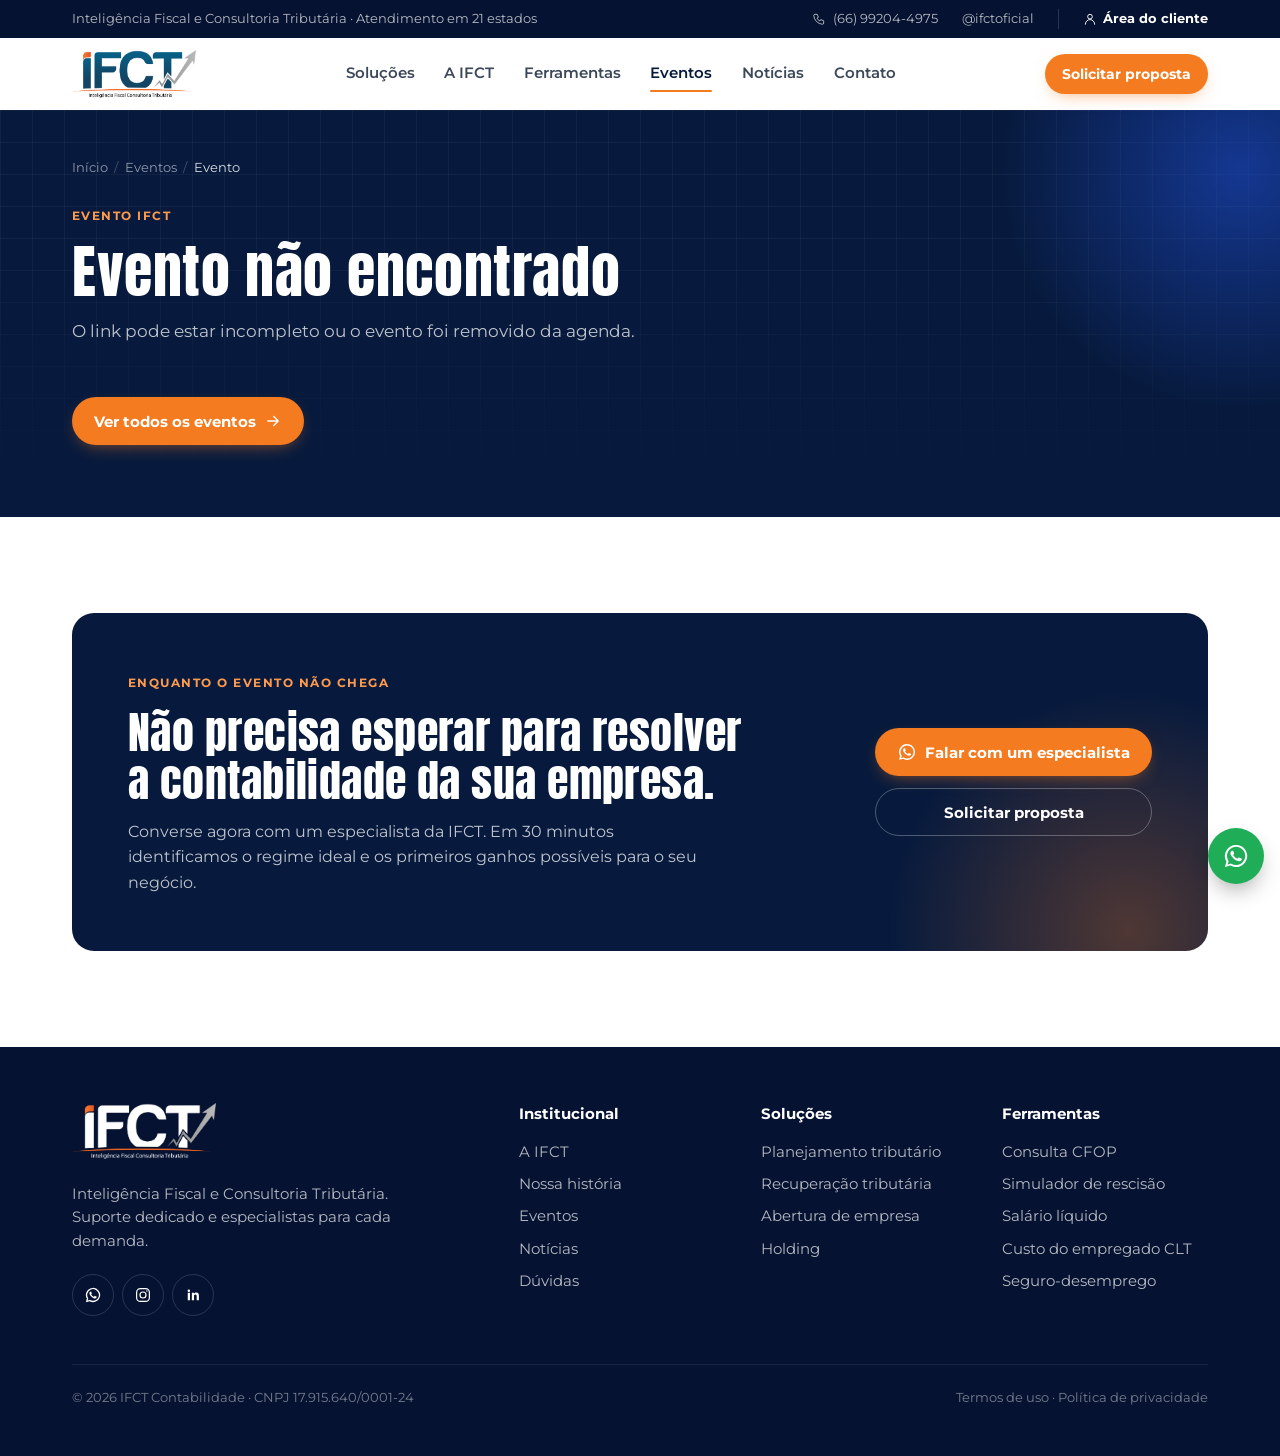
<file: evento.html>
<!doctype html>
<html lang="pt-BR">
<head>
  <meta charset="utf-8">
  <meta name="viewport" content="width=device-width, initial-scale=1">
  <title>Evento — IFCT Contabilidade</title>
  <meta name="description" content="Detalhes, programação e inscrição do evento da IFCT Contabilidade.">
  <meta name="theme-color" content="#071A3D">

  <link rel="preconnect" href="https://fonts.googleapis.com">
  <link rel="preconnect" href="https://fonts.gstatic.com" crossorigin>
  <link href="https://fonts.googleapis.com/css2?family=Anton&family=Montserrat:wght@400;500;600;700&family=JetBrains+Mono:wght@500;700&display=swap" rel="stylesheet">
  <link rel="stylesheet" href="css/style.css">
</head>
<body>

<!-- Sprite de ícones (traço fino, consistente em todo o site) -->
<svg width="0" height="0" style="position:absolute" aria-hidden="true">
  <symbol id="i-arrow" viewBox="0 0 24 24"><path d="M5 12h14M13 6l6 6-6 6" fill="none" stroke="currentColor" stroke-width="1.8" stroke-linecap="round" stroke-linejoin="round"/></symbol>
  <symbol id="i-arrow-up" viewBox="0 0 24 24"><path d="M7 17 17 7M8 7h9v9" fill="none" stroke="currentColor" stroke-width="1.8" stroke-linecap="round" stroke-linejoin="round"/></symbol>
  <symbol id="i-phone" viewBox="0 0 24 24"><path d="M5 4h4l2 5-2.5 1.5a11 11 0 0 0 5 5L15 13l5 2v4a2 2 0 0 1-2 2A16 16 0 0 1 3 6a2 2 0 0 1 2-2" fill="none" stroke="currentColor" stroke-width="1.6" stroke-linejoin="round"/></symbol>
  <symbol id="i-user" viewBox="0 0 24 24"><circle cx="12" cy="8" r="4" fill="none" stroke="currentColor" stroke-width="1.6"/><path d="M4 21a8 8 0 0 1 16 0" fill="none" stroke="currentColor" stroke-width="1.6" stroke-linecap="round"/></symbol>
  <symbol id="i-plus" viewBox="0 0 24 24"><path d="M12 5v14M5 12h14" fill="none" stroke="currentColor" stroke-width="1.8" stroke-linecap="round"/></symbol>
  <symbol id="i-copy" viewBox="0 0 24 24"><rect x="8" y="8" width="12" height="12" rx="2" fill="none" stroke="currentColor" stroke-width="1.6"/><path d="M16 8V6a2 2 0 0 0-2-2H6a2 2 0 0 0-2 2v8a2 2 0 0 0 2 2h2" fill="none" stroke="currentColor" stroke-width="1.6"/></symbol>
  <symbol id="i-search" viewBox="0 0 24 24"><circle cx="11" cy="11" r="7" fill="none" stroke="currentColor" stroke-width="1.7"/><path d="m20 20-3.5-3.5" fill="none" stroke="currentColor" stroke-width="1.7" stroke-linecap="round"/></symbol>
  <symbol id="i-whats" viewBox="0 0 24 24"><path d="M12 2.5A9.5 9.5 0 0 0 3.8 16.8L2.5 21.5l4.8-1.3A9.5 9.5 0 1 0 12 2.5m0 17.3a7.8 7.8 0 0 1-4-1.1l-.3-.2-2.8.8.8-2.8-.2-.3A7.8 7.8 0 1 1 12 19.8m4.3-5.8c-.2-.1-1.4-.7-1.6-.8s-.4-.1-.5.1-.6.8-.8.9-.3.2-.5 0a6.4 6.4 0 0 1-3.2-2.8c-.2-.4.2-.4.7-1.3a.4.4 0 0 0 0-.4l-.7-1.8c-.2-.5-.4-.4-.5-.4h-.5a.9.9 0 0 0-.6.3 2.7 2.7 0 0 0-.9 2 4.7 4.7 0 0 0 1 2.5 10.7 10.7 0 0 0 4.1 3.6c1.5.7 2.1.7 2.9.6a2.4 2.4 0 0 0 1.6-1.1 2 2 0 0 0 .1-1.1c0-.1-.2-.2-.5-.3" fill="currentColor"/></symbol>
  <symbol id="i-insta" viewBox="0 0 24 24"><rect x="3.5" y="3.5" width="17" height="17" rx="5" fill="none" stroke="currentColor" stroke-width="1.6"/><circle cx="12" cy="12" r="4" fill="none" stroke="currentColor" stroke-width="1.6"/><circle cx="17.2" cy="6.8" r="1" fill="currentColor"/></symbol>
  <symbol id="i-linkedin" viewBox="0 0 24 24"><path d="M5 9h3v10H5zM6.5 4.5a1.7 1.7 0 1 1 0 3.4 1.7 1.7 0 0 1 0-3.4M10.5 9h2.9v1.4c.4-.8 1.4-1.6 2.9-1.6 3 0 3.6 2 3.6 4.6V19h-3v-5c0-1.2 0-2.7-1.6-2.7s-1.9 1.3-1.9 2.6V19h-3z" fill="currentColor"/></symbol>
  <!-- Eventos -->
  <symbol id="i-cal" viewBox="0 0 24 24"><g fill="none" stroke="currentColor" stroke-width="1.7" stroke-linecap="round" stroke-linejoin="round"><rect x="3.5" y="5" width="17" height="15.5" rx="2"/><path d="M3.5 10h17M8 3v4M16 3v4"/></g></symbol>
  <symbol id="i-pin" viewBox="0 0 24 24"><g fill="none" stroke="currentColor" stroke-width="1.7" stroke-linecap="round" stroke-linejoin="round"><path d="M12 21s-7-6.2-7-11.5a7 7 0 0 1 14 0C19 14.8 12 21 12 21z"/><circle cx="12" cy="9.5" r="2.5"/></g></symbol>
  <symbol id="i-clock" viewBox="0 0 24 24"><g fill="none" stroke="currentColor" stroke-width="1.7" stroke-linecap="round" stroke-linejoin="round"><circle cx="12" cy="12" r="8.5"/><path d="M12 7.5V12l3 2"/></g></symbol>
  <symbol id="i-share" viewBox="0 0 24 24"><g fill="none" stroke="currentColor" stroke-width="1.7" stroke-linecap="round" stroke-linejoin="round"><circle cx="18" cy="5.5" r="2.5"/><circle cx="6" cy="12" r="2.5"/><circle cx="18" cy="18.5" r="2.5"/><path d="m8.2 10.8 7.6-4M8.2 13.2l7.6 4"/></g></symbol>
  <symbol id="i-check" viewBox="0 0 24 24"><g fill="none" stroke="currentColor" stroke-width="1.7" stroke-linecap="round" stroke-linejoin="round"><path d="m5 12.5 4.5 4.5L19 7.5"/></g></symbol>
  <symbol id="i-tag" viewBox="0 0 24 24"><g fill="none" stroke="currentColor" stroke-width="1.7" stroke-linecap="round" stroke-linejoin="round"><path d="M3.5 12.2V4.5a1 1 0 0 1 1-1h7.7l8.3 8.3a1.5 1.5 0 0 1 0 2.1l-6.1 6.1a1.5 1.5 0 0 1-2.1 0z"/><circle cx="8" cy="8" r="1.4"/></g></symbol>
  <!-- Ferramentas -->
  <symbol id="t-cfop" viewBox="0 0 32 32"><g fill="none" stroke="currentColor" stroke-width="1.7" stroke-linecap="round" stroke-linejoin="round"><path d="M8 4h16v24l-3-2-2.7 2-2.6-2-2.7 2-2.6-2L8 28z"/><path d="M12 10h8M12 14h8M12 18h5"/></g></symbol>
  <symbol id="t-resc" viewBox="0 0 32 32"><g fill="none" stroke="currentColor" stroke-width="1.7" stroke-linecap="round" stroke-linejoin="round"><path d="M19 9V6a1.5 1.5 0 0 0-1.5-1.5h-11A1.5 1.5 0 0 0 5 6v20a1.5 1.5 0 0 0 1.5 1.5h11A1.5 1.5 0 0 0 19 26v-3"/><path d="M12 16h15M23 12l4 4-4 4"/></g></symbol>
  <symbol id="t-sal" viewBox="0 0 32 32"><g fill="none" stroke="currentColor" stroke-width="1.7" stroke-linecap="round" stroke-linejoin="round"><rect x="4" y="9" width="24" height="17" rx="3"/><path d="M8 9V7.5A2.5 2.5 0 0 1 10.5 5H22"/><path d="M21 15h7v5h-7a2.5 2.5 0 0 1 0-5z"/></g></symbol>
  <symbol id="t-cost" viewBox="0 0 32 32"><g fill="none" stroke="currentColor" stroke-width="1.7" stroke-linecap="round" stroke-linejoin="round"><circle cx="12" cy="10" r="4.5"/><path d="M4 26a8 8 0 0 1 13.5-5.8"/><circle cx="23" cy="21" r="5.5"/><path d="M23 18.5v5M20.5 21h5"/></g></symbol>
  <symbol id="t-sd" viewBox="0 0 32 32"><g fill="none" stroke="currentColor" stroke-width="1.7" stroke-linecap="round" stroke-linejoin="round"><path d="M4 16a12 12 0 0 1 24 0z"/><path d="M16 16v8a3 3 0 0 1-6 0M16 4v-.5"/></g></symbol>
</svg>

<a class="skip" href="#conteudo">Pular para o conteúdo</a>

<!-- ============ CABEÇALHO ============ -->
<header class="header" data-header>
  <div class="topbar">
    <div class="container topbar__in">
      <p>Inteligência Fiscal e Consultoria Tributária · Atendimento em 21 estados</p>
      <div class="topbar__links">
        <a href="tel:+5566992044975"><svg><use href="#i-phone"/></svg>(66) 99204-4975</a>
        <a href="https://www.instagram.com/ifctoficial/" target="_blank" rel="noopener">@ifctoficial</a>
        <a class="topbar__client" href="index.html#contato"><svg><use href="#i-user"/></svg>Área do cliente</a>
      </div>
    </div>
  </div>

  <div class="container nav">
    <a class="logo" href="index.html" aria-label="IFCT Contabilidade — início">
      <img src="assent/LOGO IFCT COLORIDA (fundo transparente).png" alt="IFCT Contabilidade" width="3058" height="1186">
    </a>

    <nav class="nav__menu" id="menu" aria-label="Principal" data-menu>
      <ul>
        <li><a href="index.html#solucoes">Soluções</a></li>
        <li><a href="index.html#sobre">A IFCT</a></li>
        <li><a href="ferramentas.html">Ferramentas</a></li>
        <li><a href="eventos.html" class="is-current" aria-current="page">Eventos</a></li>
        <li><a href="index.html#noticias">Notícias</a></li>
        <li><a href="index.html#contato">Contato</a></li>
      </ul>
      <a class="btn btn--orange nav__cta-mobile" href="index.html#contato">Solicitar proposta</a>
      <p class="nav__mobile-foot">(66) 99204-4975 · CNPJ 17.915.640/0001-24</p>
    </nav>

    <a class="btn btn--orange btn--sm nav__cta" href="index.html#contato">Solicitar proposta</a>

    <button class="burger" type="button" aria-controls="menu" aria-expanded="false" aria-label="Abrir menu" data-burger>
      <span></span><span></span>
    </button>
  </div>
</header>

<main id="conteudo">
<div data-ev-page>
<section class="page-hero">
  <div class="container ev-hero__grid">
    <div>
      <ol class="crumbs">
        <li><a href="index.html">Início</a></li>
        <li><a href="eventos.html">Eventos</a></li>
        <li aria-current="page" data-ev="crumb">Evento</li>
      </ol>
      <p class="eyebrow eyebrow--light" data-ev="tipo">Evento IFCT</p>
      <h1 data-ev="titulo">Carregando evento…</h1>
      <p class="page-hero__lead" data-ev="resumo"></p>
      <ul class="page-hero__meta" data-ev="meta"></ul>
      <div class="hero__actions" data-ev="acoes"></div>
    </div>
    <div class="countdown-card" data-ev="contagem" hidden>
      <p>Começa em</p>
      <div class="countdown" data-countdown>
        <div><b data-cd="d">00</b><small>dias</small></div>
        <div><b data-cd="h">00</b><small>horas</small></div>
        <div><b data-cd="m">00</b><small>min</small></div>
        <div><b data-cd="s">00</b><small>seg</small></div>
      </div>
      <p class="countdown-card__date" data-ev="quando"></p>
    </div>
  </div>
</section>

<section class="section">
  <div class="container ev-layout">
    <article data-ev="conteudo"></article>
    <aside class="ev-aside" id="inscricao" data-ev="inscricao"></aside>
  </div>
</section>
</div>

<section class="cta-band" aria-labelledby="cta-title">
  <div class="container">
    <div class="cta-box reveal">
      <div>
        <p class="eyebrow eyebrow--light">Enquanto o evento não chega</p>
        <h2 class="h2" id="cta-title">Não precisa esperar para resolver a contabilidade da sua empresa.</h2>
        <p>Converse agora com um especialista da IFCT. Em 30 minutos identificamos o regime ideal e os primeiros ganhos possíveis para o seu negócio.</p>
      </div>
      <div class="cta-box__actions">
        <a class="btn btn--orange" href="https://wa.me/5566992044975?text=Ol%C3%A1!%20Vi%20um%20evento%20no%20site%20da%20IFCT%20e%20gostaria%20de%20conversar%20com%20um%20especialista." target="_blank" rel="noopener"><svg><use href="#i-whats"/></svg>Falar com um especialista</a>
        <a class="btn btn--ghost-light" href="index.html#contato">Solicitar proposta</a>
      </div>
    </div>
  </div>
</section>
</main>

<!-- ============ RODAPÉ ============ -->
<footer class="footer">
  <div class="container footer__grid">
    <div class="footer__brand">
      <a class="logo" href="index.html" aria-label="IFCT Contabilidade">
        <img src="assent/LOGO IFCT BRANCA (fundo transparente).png" alt="IFCT Contabilidade" width="3058" height="1186" loading="lazy">
      </a>
      <p>Inteligência Fiscal e Consultoria Tributária. Suporte dedicado e especialistas para cada demanda.</p>
      <div class="social">
        <a href="https://wa.me/5566992044975" target="_blank" rel="noopener" aria-label="WhatsApp"><svg><use href="#i-whats"/></svg></a>
        <a href="https://www.instagram.com/ifctoficial/" target="_blank" rel="noopener" aria-label="Instagram"><svg><use href="#i-insta"/></svg></a>
        <a href="https://br.linkedin.com/in/ifct-intelig%C3%AAncia-fiscal-bb7b30173" target="_blank" rel="noopener" aria-label="LinkedIn"><svg><use href="#i-linkedin"/></svg></a>
      </div>
    </div>
    <nav class="footer__col" aria-label="Institucional">
      <p>Institucional</p>
      <a href="index.html#sobre">A IFCT</a><a href="index.html#historia">Nossa história</a><a href="eventos.html">Eventos</a><a href="index.html#noticias">Notícias</a><a href="index.html#duvidas">Dúvidas</a>
    </nav>
    <nav class="footer__col" aria-label="Soluções">
      <p>Soluções</p>
      <a href="index.html#solucoes">Planejamento tributário</a><a href="index.html#solucoes">Recuperação tributária</a><a href="index.html#solucoes">Abertura de empresa</a><a href="index.html#solucoes">Holding</a>
    </nav>
    <nav class="footer__col" aria-label="Ferramentas">
      <p>Ferramentas</p>
      <a href="ferramentas/cfop.html">Consulta CFOP</a><a href="ferramentas/rescisao.html">Simulador de rescisão</a><a href="ferramentas/salario-liquido.html">Salário líquido</a><a href="ferramentas/custo-clt.html">Custo do empregado CLT</a><a href="ferramentas/seguro-desemprego.html">Seguro-desemprego</a>
    </nav>
  </div>
  <div class="container footer__bottom">
    <p>© <span data-year>2026</span> IFCT Contabilidade · CNPJ 17.915.640/0001-24</p>
    <p><a href="https://ifctcontabilidade.com.br/termos.html">Termos de uso</a> · <a href="https://ifctcontabilidade.com.br/politica.html">Política de privacidade</a></p>
  </div>
</footer>

<!-- WhatsApp flutuante -->
<a class="fab" href="https://wa.me/5566992044975?text=Ol%C3%A1!%20Encontrei%20o%20contato%20de%20voc%C3%AAs%20atrav%C3%A9s%20do%20site." target="_blank" rel="noopener" aria-label="Falar no WhatsApp">
  <svg><use href="#i-whats"/></svg>
</a>

<script src="js/main.js" defer></script>
<script src="js/eventos.js" defer></script>
</body>
</html>
</file>
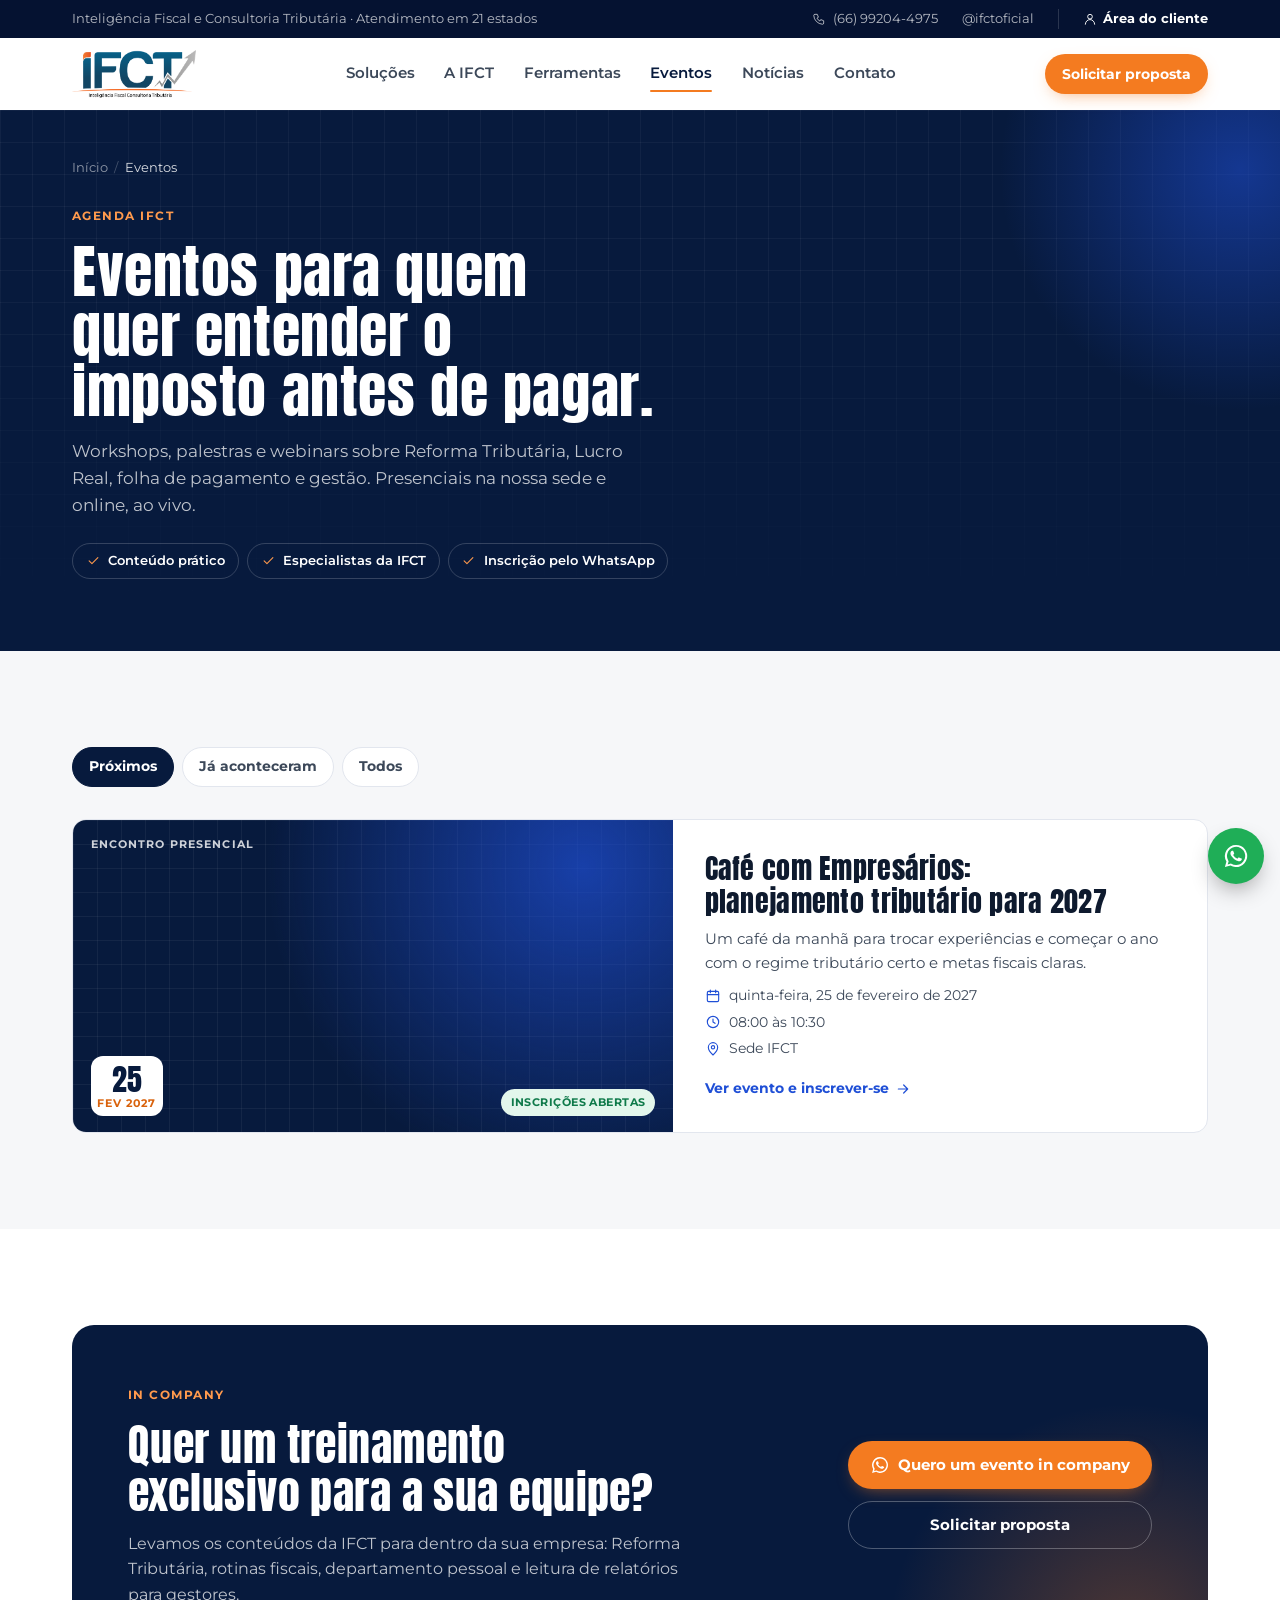
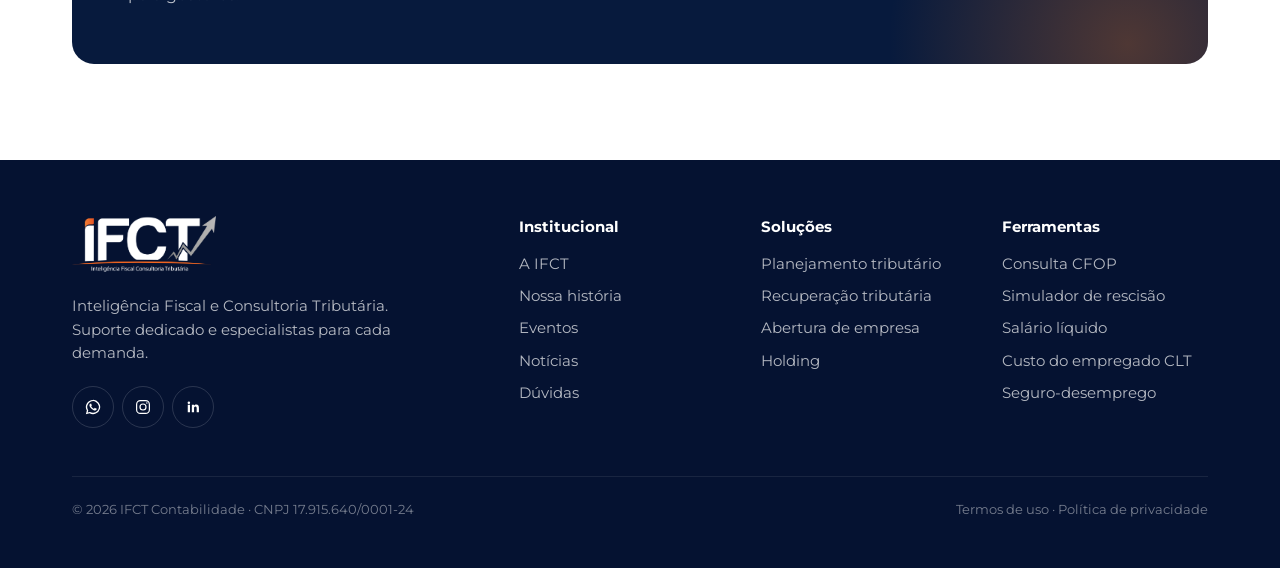
<file: eventos.html>
<!doctype html>
<html lang="pt-BR">
<head>
  <meta charset="utf-8">
  <meta name="viewport" content="width=device-width, initial-scale=1">
  <title>Eventos IFCT — Palestras, workshops e webinars</title>
  <meta name="description" content="Agenda de eventos da IFCT Contabilidade: workshops, palestras e webinars sobre Reforma Tributária, Lucro Real, departamento pessoal e gestão.">
  <meta name="theme-color" content="#071A3D">

  <link rel="preconnect" href="https://fonts.googleapis.com">
  <link rel="preconnect" href="https://fonts.gstatic.com" crossorigin>
  <link href="https://fonts.googleapis.com/css2?family=Anton&family=Montserrat:wght@400;500;600;700&family=JetBrains+Mono:wght@500;700&display=swap" rel="stylesheet">
  <link rel="stylesheet" href="css/style.css">
</head>
<body>

<!-- Sprite de ícones (traço fino, consistente em todo o site) -->
<svg width="0" height="0" style="position:absolute" aria-hidden="true">
  <symbol id="i-arrow" viewBox="0 0 24 24"><path d="M5 12h14M13 6l6 6-6 6" fill="none" stroke="currentColor" stroke-width="1.8" stroke-linecap="round" stroke-linejoin="round"/></symbol>
  <symbol id="i-arrow-up" viewBox="0 0 24 24"><path d="M7 17 17 7M8 7h9v9" fill="none" stroke="currentColor" stroke-width="1.8" stroke-linecap="round" stroke-linejoin="round"/></symbol>
  <symbol id="i-phone" viewBox="0 0 24 24"><path d="M5 4h4l2 5-2.5 1.5a11 11 0 0 0 5 5L15 13l5 2v4a2 2 0 0 1-2 2A16 16 0 0 1 3 6a2 2 0 0 1 2-2" fill="none" stroke="currentColor" stroke-width="1.6" stroke-linejoin="round"/></symbol>
  <symbol id="i-user" viewBox="0 0 24 24"><circle cx="12" cy="8" r="4" fill="none" stroke="currentColor" stroke-width="1.6"/><path d="M4 21a8 8 0 0 1 16 0" fill="none" stroke="currentColor" stroke-width="1.6" stroke-linecap="round"/></symbol>
  <symbol id="i-plus" viewBox="0 0 24 24"><path d="M12 5v14M5 12h14" fill="none" stroke="currentColor" stroke-width="1.8" stroke-linecap="round"/></symbol>
  <symbol id="i-copy" viewBox="0 0 24 24"><rect x="8" y="8" width="12" height="12" rx="2" fill="none" stroke="currentColor" stroke-width="1.6"/><path d="M16 8V6a2 2 0 0 0-2-2H6a2 2 0 0 0-2 2v8a2 2 0 0 0 2 2h2" fill="none" stroke="currentColor" stroke-width="1.6"/></symbol>
  <symbol id="i-search" viewBox="0 0 24 24"><circle cx="11" cy="11" r="7" fill="none" stroke="currentColor" stroke-width="1.7"/><path d="m20 20-3.5-3.5" fill="none" stroke="currentColor" stroke-width="1.7" stroke-linecap="round"/></symbol>
  <symbol id="i-whats" viewBox="0 0 24 24"><path d="M12 2.5A9.5 9.5 0 0 0 3.8 16.8L2.5 21.5l4.8-1.3A9.5 9.5 0 1 0 12 2.5m0 17.3a7.8 7.8 0 0 1-4-1.1l-.3-.2-2.8.8.8-2.8-.2-.3A7.8 7.8 0 1 1 12 19.8m4.3-5.8c-.2-.1-1.4-.7-1.6-.8s-.4-.1-.5.1-.6.8-.8.9-.3.2-.5 0a6.4 6.4 0 0 1-3.2-2.8c-.2-.4.2-.4.7-1.3a.4.4 0 0 0 0-.4l-.7-1.8c-.2-.5-.4-.4-.5-.4h-.5a.9.9 0 0 0-.6.3 2.7 2.7 0 0 0-.9 2 4.7 4.7 0 0 0 1 2.5 10.7 10.7 0 0 0 4.1 3.6c1.5.7 2.1.7 2.9.6a2.4 2.4 0 0 0 1.6-1.1 2 2 0 0 0 .1-1.1c0-.1-.2-.2-.5-.3" fill="currentColor"/></symbol>
  <symbol id="i-insta" viewBox="0 0 24 24"><rect x="3.5" y="3.5" width="17" height="17" rx="5" fill="none" stroke="currentColor" stroke-width="1.6"/><circle cx="12" cy="12" r="4" fill="none" stroke="currentColor" stroke-width="1.6"/><circle cx="17.2" cy="6.8" r="1" fill="currentColor"/></symbol>
  <symbol id="i-linkedin" viewBox="0 0 24 24"><path d="M5 9h3v10H5zM6.5 4.5a1.7 1.7 0 1 1 0 3.4 1.7 1.7 0 0 1 0-3.4M10.5 9h2.9v1.4c.4-.8 1.4-1.6 2.9-1.6 3 0 3.6 2 3.6 4.6V19h-3v-5c0-1.2 0-2.7-1.6-2.7s-1.9 1.3-1.9 2.6V19h-3z" fill="currentColor"/></symbol>
  <!-- Eventos -->
  <symbol id="i-cal" viewBox="0 0 24 24"><g fill="none" stroke="currentColor" stroke-width="1.7" stroke-linecap="round" stroke-linejoin="round"><rect x="3.5" y="5" width="17" height="15.5" rx="2"/><path d="M3.5 10h17M8 3v4M16 3v4"/></g></symbol>
  <symbol id="i-pin" viewBox="0 0 24 24"><g fill="none" stroke="currentColor" stroke-width="1.7" stroke-linecap="round" stroke-linejoin="round"><path d="M12 21s-7-6.2-7-11.5a7 7 0 0 1 14 0C19 14.8 12 21 12 21z"/><circle cx="12" cy="9.5" r="2.5"/></g></symbol>
  <symbol id="i-clock" viewBox="0 0 24 24"><g fill="none" stroke="currentColor" stroke-width="1.7" stroke-linecap="round" stroke-linejoin="round"><circle cx="12" cy="12" r="8.5"/><path d="M12 7.5V12l3 2"/></g></symbol>
  <symbol id="i-share" viewBox="0 0 24 24"><g fill="none" stroke="currentColor" stroke-width="1.7" stroke-linecap="round" stroke-linejoin="round"><circle cx="18" cy="5.5" r="2.5"/><circle cx="6" cy="12" r="2.5"/><circle cx="18" cy="18.5" r="2.5"/><path d="m8.2 10.8 7.6-4M8.2 13.2l7.6 4"/></g></symbol>
  <symbol id="i-check" viewBox="0 0 24 24"><g fill="none" stroke="currentColor" stroke-width="1.7" stroke-linecap="round" stroke-linejoin="round"><path d="m5 12.5 4.5 4.5L19 7.5"/></g></symbol>
  <symbol id="i-tag" viewBox="0 0 24 24"><g fill="none" stroke="currentColor" stroke-width="1.7" stroke-linecap="round" stroke-linejoin="round"><path d="M3.5 12.2V4.5a1 1 0 0 1 1-1h7.7l8.3 8.3a1.5 1.5 0 0 1 0 2.1l-6.1 6.1a1.5 1.5 0 0 1-2.1 0z"/><circle cx="8" cy="8" r="1.4"/></g></symbol>
  <!-- Ferramentas -->
  <symbol id="t-cfop" viewBox="0 0 32 32"><g fill="none" stroke="currentColor" stroke-width="1.7" stroke-linecap="round" stroke-linejoin="round"><path d="M8 4h16v24l-3-2-2.7 2-2.6-2-2.7 2-2.6-2L8 28z"/><path d="M12 10h8M12 14h8M12 18h5"/></g></symbol>
  <symbol id="t-resc" viewBox="0 0 32 32"><g fill="none" stroke="currentColor" stroke-width="1.7" stroke-linecap="round" stroke-linejoin="round"><path d="M19 9V6a1.5 1.5 0 0 0-1.5-1.5h-11A1.5 1.5 0 0 0 5 6v20a1.5 1.5 0 0 0 1.5 1.5h11A1.5 1.5 0 0 0 19 26v-3"/><path d="M12 16h15M23 12l4 4-4 4"/></g></symbol>
  <symbol id="t-sal" viewBox="0 0 32 32"><g fill="none" stroke="currentColor" stroke-width="1.7" stroke-linecap="round" stroke-linejoin="round"><rect x="4" y="9" width="24" height="17" rx="3"/><path d="M8 9V7.5A2.5 2.5 0 0 1 10.5 5H22"/><path d="M21 15h7v5h-7a2.5 2.5 0 0 1 0-5z"/></g></symbol>
  <symbol id="t-cost" viewBox="0 0 32 32"><g fill="none" stroke="currentColor" stroke-width="1.7" stroke-linecap="round" stroke-linejoin="round"><circle cx="12" cy="10" r="4.5"/><path d="M4 26a8 8 0 0 1 13.5-5.8"/><circle cx="23" cy="21" r="5.5"/><path d="M23 18.5v5M20.5 21h5"/></g></symbol>
  <symbol id="t-sd" viewBox="0 0 32 32"><g fill="none" stroke="currentColor" stroke-width="1.7" stroke-linecap="round" stroke-linejoin="round"><path d="M4 16a12 12 0 0 1 24 0z"/><path d="M16 16v8a3 3 0 0 1-6 0M16 4v-.5"/></g></symbol>
</svg>

<a class="skip" href="#conteudo">Pular para o conteúdo</a>

<!-- ============ CABEÇALHO ============ -->
<header class="header" data-header>
  <div class="topbar">
    <div class="container topbar__in">
      <p>Inteligência Fiscal e Consultoria Tributária · Atendimento em 21 estados</p>
      <div class="topbar__links">
        <a href="tel:+5566992044975"><svg><use href="#i-phone"/></svg>(66) 99204-4975</a>
        <a href="https://www.instagram.com/ifctoficial/" target="_blank" rel="noopener">@ifctoficial</a>
        <a class="topbar__client" href="index.html#contato"><svg><use href="#i-user"/></svg>Área do cliente</a>
      </div>
    </div>
  </div>

  <div class="container nav">
    <a class="logo" href="index.html" aria-label="IFCT Contabilidade — início">
      <img src="assent/LOGO IFCT COLORIDA (fundo transparente).png" alt="IFCT Contabilidade" width="3058" height="1186">
    </a>

    <nav class="nav__menu" id="menu" aria-label="Principal" data-menu>
      <ul>
        <li><a href="index.html#solucoes">Soluções</a></li>
        <li><a href="index.html#sobre">A IFCT</a></li>
        <li><a href="ferramentas.html">Ferramentas</a></li>
        <li><a href="eventos.html" class="is-current" aria-current="page">Eventos</a></li>
        <li><a href="index.html#noticias">Notícias</a></li>
        <li><a href="index.html#contato">Contato</a></li>
      </ul>
      <a class="btn btn--orange nav__cta-mobile" href="index.html#contato">Solicitar proposta</a>
      <p class="nav__mobile-foot">(66) 99204-4975 · CNPJ 17.915.640/0001-24</p>
    </nav>

    <a class="btn btn--orange btn--sm nav__cta" href="index.html#contato">Solicitar proposta</a>

    <button class="burger" type="button" aria-controls="menu" aria-expanded="false" aria-label="Abrir menu" data-burger>
      <span></span><span></span>
    </button>
  </div>
</header>

<main id="conteudo">
<section class="page-hero">
  <div class="container">
    <ol class="crumbs">
        <li><a href="index.html">Início</a></li>
        <li aria-current="page">Eventos</li>
      </ol>
    <p class="eyebrow eyebrow--light">Agenda IFCT</p>
    <h1>Eventos para quem quer entender o imposto antes de pagar.</h1>
    <p class="page-hero__lead">Workshops, palestras e webinars sobre Reforma Tributária, Lucro Real, folha de pagamento e gestão. Presenciais na nossa sede e online, ao vivo.</p>
    <ul class="page-hero__meta">
      <li><svg><use href="#i-check"/></svg>Conteúdo prático</li>
      <li><svg><use href="#i-check"/></svg>Especialistas da IFCT</li>
      <li><svg><use href="#i-check"/></svg>Inscrição pelo WhatsApp</li>
    </ul>
  </div>
</section>

<section class="section events">
  <div class="container">
    <div class="filters" role="toolbar" aria-label="Filtrar eventos" data-ev-filters>
      <button class="is-active" data-ev-filter="proximos" aria-pressed="true">Próximos</button>
      <button data-ev-filter="anteriores" aria-pressed="false">Já aconteceram</button>
      <button data-ev-filter="todos" aria-pressed="false">Todos</button>
    </div>
    <div class="ev-grid" data-ev-list>
      <noscript><p class="ev-empty">Ative o JavaScript para ver a agenda de eventos.</p></noscript>
    </div>
  </div>
</section>

<section class="cta-band" aria-labelledby="cta-title">
  <div class="container">
    <div class="cta-box reveal">
      <div>
        <p class="eyebrow eyebrow--light">In company</p>
        <h2 class="h2" id="cta-title">Quer um treinamento exclusivo para a sua equipe?</h2>
        <p>Levamos os conteúdos da IFCT para dentro da sua empresa: Reforma Tributária, rotinas fiscais, departamento pessoal e leitura de relatórios para gestores.</p>
      </div>
      <div class="cta-box__actions">
        <a class="btn btn--orange" href="https://wa.me/5566992044975?text=Ol%C3%A1!%20Vi%20a%20agenda%20de%20eventos%20da%20IFCT%20e%20gostaria%20de%20um%20treinamento%20in%20company%20para%20a%20minha%20equipe." target="_blank" rel="noopener"><svg><use href="#i-whats"/></svg>Quero um evento in company</a>
        <a class="btn btn--ghost-light" href="index.html#contato">Solicitar proposta</a>
      </div>
    </div>
  </div>
</section>
</main>

<!-- ============ RODAPÉ ============ -->
<footer class="footer">
  <div class="container footer__grid">
    <div class="footer__brand">
      <a class="logo" href="index.html" aria-label="IFCT Contabilidade">
        <img src="assent/LOGO IFCT BRANCA (fundo transparente).png" alt="IFCT Contabilidade" width="3058" height="1186" loading="lazy">
      </a>
      <p>Inteligência Fiscal e Consultoria Tributária. Suporte dedicado e especialistas para cada demanda.</p>
      <div class="social">
        <a href="https://wa.me/5566992044975" target="_blank" rel="noopener" aria-label="WhatsApp"><svg><use href="#i-whats"/></svg></a>
        <a href="https://www.instagram.com/ifctoficial/" target="_blank" rel="noopener" aria-label="Instagram"><svg><use href="#i-insta"/></svg></a>
        <a href="https://br.linkedin.com/in/ifct-intelig%C3%AAncia-fiscal-bb7b30173" target="_blank" rel="noopener" aria-label="LinkedIn"><svg><use href="#i-linkedin"/></svg></a>
      </div>
    </div>
    <nav class="footer__col" aria-label="Institucional">
      <p>Institucional</p>
      <a href="index.html#sobre">A IFCT</a><a href="index.html#historia">Nossa história</a><a href="eventos.html">Eventos</a><a href="index.html#noticias">Notícias</a><a href="index.html#duvidas">Dúvidas</a>
    </nav>
    <nav class="footer__col" aria-label="Soluções">
      <p>Soluções</p>
      <a href="index.html#solucoes">Planejamento tributário</a><a href="index.html#solucoes">Recuperação tributária</a><a href="index.html#solucoes">Abertura de empresa</a><a href="index.html#solucoes">Holding</a>
    </nav>
    <nav class="footer__col" aria-label="Ferramentas">
      <p>Ferramentas</p>
      <a href="ferramentas/cfop.html">Consulta CFOP</a><a href="ferramentas/rescisao.html">Simulador de rescisão</a><a href="ferramentas/salario-liquido.html">Salário líquido</a><a href="ferramentas/custo-clt.html">Custo do empregado CLT</a><a href="ferramentas/seguro-desemprego.html">Seguro-desemprego</a>
    </nav>
  </div>
  <div class="container footer__bottom">
    <p>© <span data-year>2026</span> IFCT Contabilidade · CNPJ 17.915.640/0001-24</p>
    <p><a href="https://ifctcontabilidade.com.br/termos.html">Termos de uso</a> · <a href="https://ifctcontabilidade.com.br/politica.html">Política de privacidade</a></p>
  </div>
</footer>

<!-- WhatsApp flutuante -->
<a class="fab" href="https://wa.me/5566992044975?text=Ol%C3%A1!%20Encontrei%20o%20contato%20de%20voc%C3%AAs%20atrav%C3%A9s%20do%20site." target="_blank" rel="noopener" aria-label="Falar no WhatsApp">
  <svg><use href="#i-whats"/></svg>
</a>

<script src="js/main.js" defer></script>
<script src="js/eventos.js" defer></script>
</body>
</html>
</file>
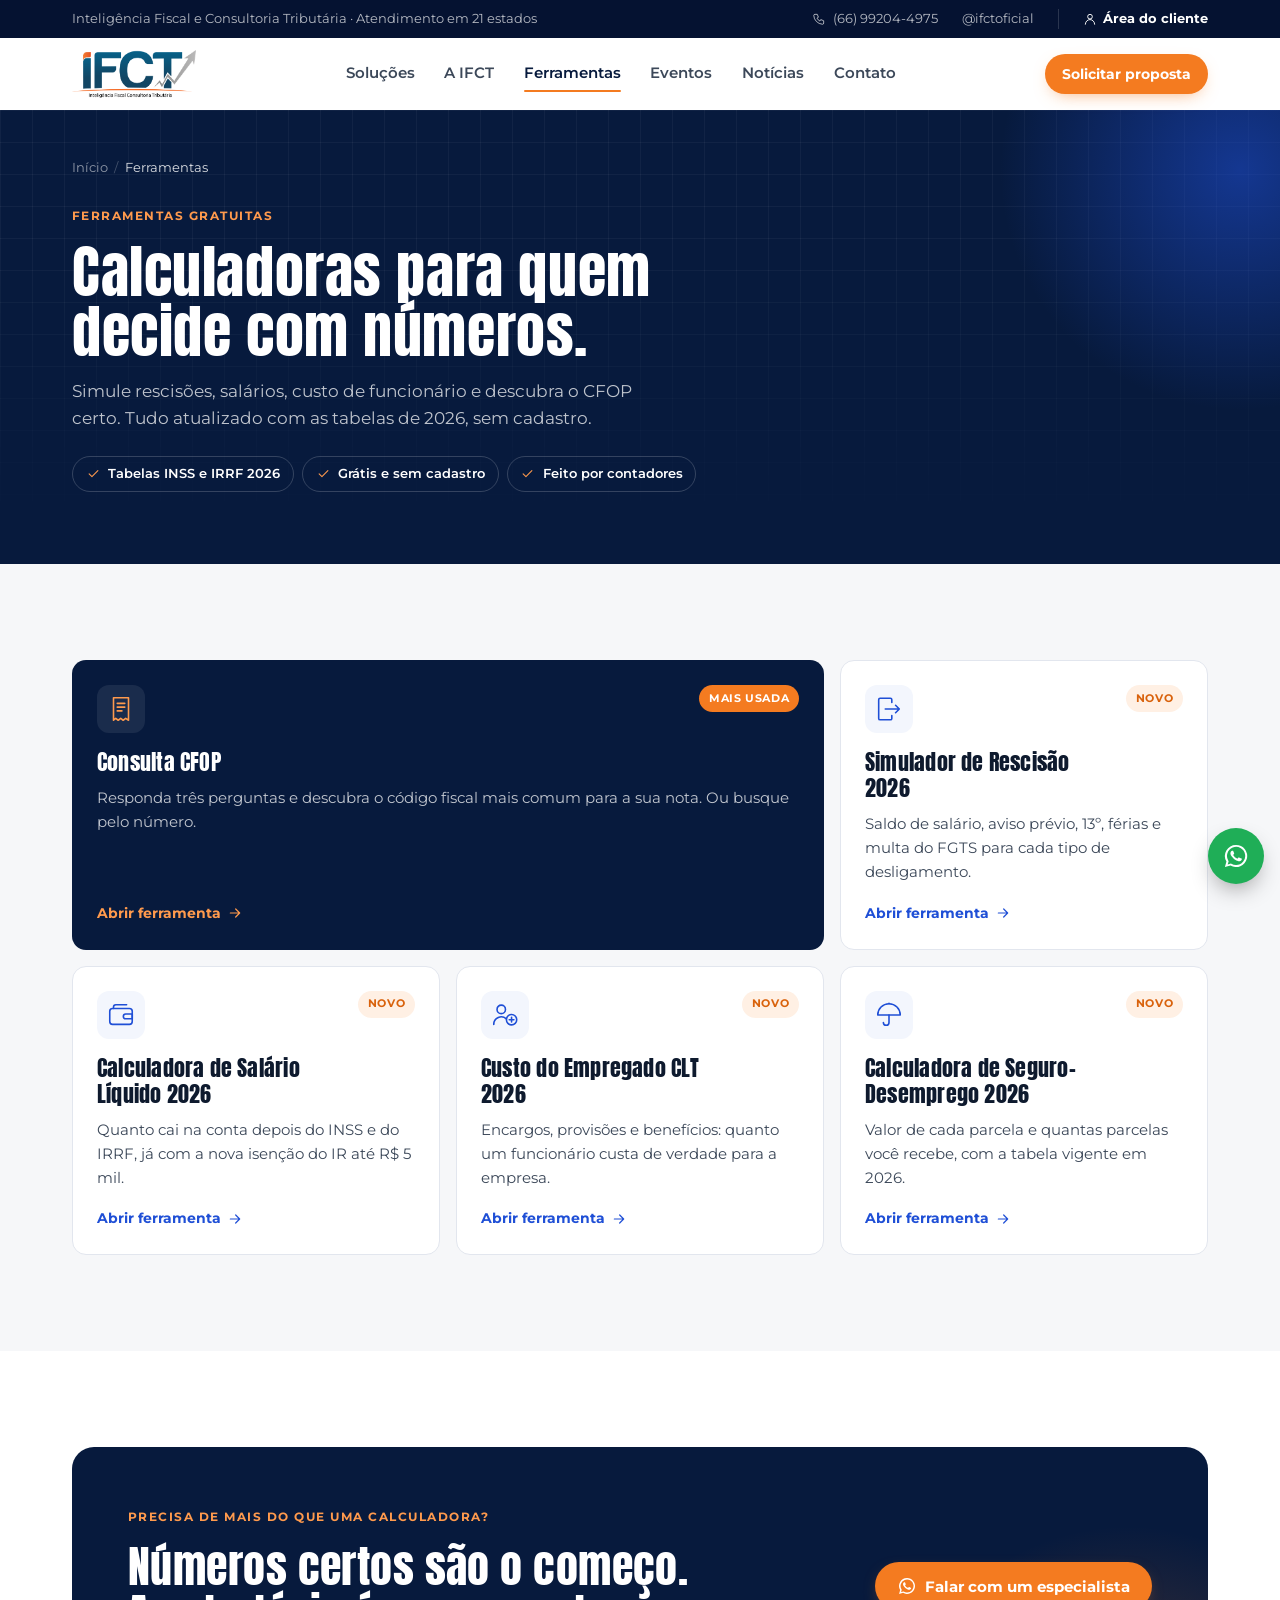
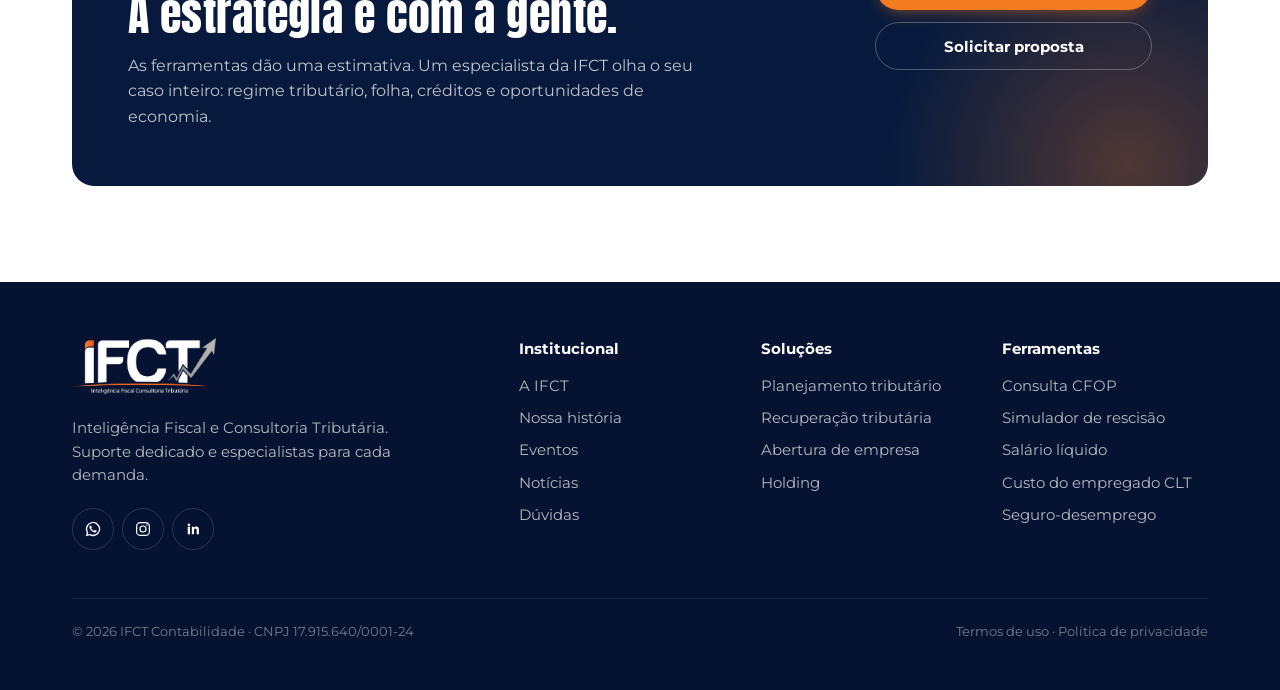
<file: ferramentas.html>
<!doctype html>
<html lang="pt-BR">
<head>
  <meta charset="utf-8">
  <meta name="viewport" content="width=device-width, initial-scale=1">
  <title>Ferramentas gratuitas — IFCT Contabilidade</title>
  <meta name="description" content="Calculadoras gratuitas da IFCT: consulta de CFOP, simulador de rescisão, salário líquido, custo do empregado CLT e seguro-desemprego, com as tabelas de 2026.">
  <meta name="theme-color" content="#071A3D">

  <link rel="preconnect" href="https://fonts.googleapis.com">
  <link rel="preconnect" href="https://fonts.gstatic.com" crossorigin>
  <link href="https://fonts.googleapis.com/css2?family=Anton&family=Montserrat:wght@400;500;600;700&family=JetBrains+Mono:wght@500;700&display=swap" rel="stylesheet">
  <link rel="stylesheet" href="css/style.css">
</head>
<body>

<!-- Sprite de ícones (traço fino, consistente em todo o site) -->
<svg width="0" height="0" style="position:absolute" aria-hidden="true">
  <symbol id="i-arrow" viewBox="0 0 24 24"><path d="M5 12h14M13 6l6 6-6 6" fill="none" stroke="currentColor" stroke-width="1.8" stroke-linecap="round" stroke-linejoin="round"/></symbol>
  <symbol id="i-arrow-up" viewBox="0 0 24 24"><path d="M7 17 17 7M8 7h9v9" fill="none" stroke="currentColor" stroke-width="1.8" stroke-linecap="round" stroke-linejoin="round"/></symbol>
  <symbol id="i-phone" viewBox="0 0 24 24"><path d="M5 4h4l2 5-2.5 1.5a11 11 0 0 0 5 5L15 13l5 2v4a2 2 0 0 1-2 2A16 16 0 0 1 3 6a2 2 0 0 1 2-2" fill="none" stroke="currentColor" stroke-width="1.6" stroke-linejoin="round"/></symbol>
  <symbol id="i-user" viewBox="0 0 24 24"><circle cx="12" cy="8" r="4" fill="none" stroke="currentColor" stroke-width="1.6"/><path d="M4 21a8 8 0 0 1 16 0" fill="none" stroke="currentColor" stroke-width="1.6" stroke-linecap="round"/></symbol>
  <symbol id="i-plus" viewBox="0 0 24 24"><path d="M12 5v14M5 12h14" fill="none" stroke="currentColor" stroke-width="1.8" stroke-linecap="round"/></symbol>
  <symbol id="i-copy" viewBox="0 0 24 24"><rect x="8" y="8" width="12" height="12" rx="2" fill="none" stroke="currentColor" stroke-width="1.6"/><path d="M16 8V6a2 2 0 0 0-2-2H6a2 2 0 0 0-2 2v8a2 2 0 0 0 2 2h2" fill="none" stroke="currentColor" stroke-width="1.6"/></symbol>
  <symbol id="i-search" viewBox="0 0 24 24"><circle cx="11" cy="11" r="7" fill="none" stroke="currentColor" stroke-width="1.7"/><path d="m20 20-3.5-3.5" fill="none" stroke="currentColor" stroke-width="1.7" stroke-linecap="round"/></symbol>
  <symbol id="i-whats" viewBox="0 0 24 24"><path d="M12 2.5A9.5 9.5 0 0 0 3.8 16.8L2.5 21.5l4.8-1.3A9.5 9.5 0 1 0 12 2.5m0 17.3a7.8 7.8 0 0 1-4-1.1l-.3-.2-2.8.8.8-2.8-.2-.3A7.8 7.8 0 1 1 12 19.8m4.3-5.8c-.2-.1-1.4-.7-1.6-.8s-.4-.1-.5.1-.6.8-.8.9-.3.2-.5 0a6.4 6.4 0 0 1-3.2-2.8c-.2-.4.2-.4.7-1.3a.4.4 0 0 0 0-.4l-.7-1.8c-.2-.5-.4-.4-.5-.4h-.5a.9.9 0 0 0-.6.3 2.7 2.7 0 0 0-.9 2 4.7 4.7 0 0 0 1 2.5 10.7 10.7 0 0 0 4.1 3.6c1.5.7 2.1.7 2.9.6a2.4 2.4 0 0 0 1.6-1.1 2 2 0 0 0 .1-1.1c0-.1-.2-.2-.5-.3" fill="currentColor"/></symbol>
  <symbol id="i-insta" viewBox="0 0 24 24"><rect x="3.5" y="3.5" width="17" height="17" rx="5" fill="none" stroke="currentColor" stroke-width="1.6"/><circle cx="12" cy="12" r="4" fill="none" stroke="currentColor" stroke-width="1.6"/><circle cx="17.2" cy="6.8" r="1" fill="currentColor"/></symbol>
  <symbol id="i-linkedin" viewBox="0 0 24 24"><path d="M5 9h3v10H5zM6.5 4.5a1.7 1.7 0 1 1 0 3.4 1.7 1.7 0 0 1 0-3.4M10.5 9h2.9v1.4c.4-.8 1.4-1.6 2.9-1.6 3 0 3.6 2 3.6 4.6V19h-3v-5c0-1.2 0-2.7-1.6-2.7s-1.9 1.3-1.9 2.6V19h-3z" fill="currentColor"/></symbol>
  <!-- Eventos -->
  <symbol id="i-cal" viewBox="0 0 24 24"><g fill="none" stroke="currentColor" stroke-width="1.7" stroke-linecap="round" stroke-linejoin="round"><rect x="3.5" y="5" width="17" height="15.5" rx="2"/><path d="M3.5 10h17M8 3v4M16 3v4"/></g></symbol>
  <symbol id="i-pin" viewBox="0 0 24 24"><g fill="none" stroke="currentColor" stroke-width="1.7" stroke-linecap="round" stroke-linejoin="round"><path d="M12 21s-7-6.2-7-11.5a7 7 0 0 1 14 0C19 14.8 12 21 12 21z"/><circle cx="12" cy="9.5" r="2.5"/></g></symbol>
  <symbol id="i-clock" viewBox="0 0 24 24"><g fill="none" stroke="currentColor" stroke-width="1.7" stroke-linecap="round" stroke-linejoin="round"><circle cx="12" cy="12" r="8.5"/><path d="M12 7.5V12l3 2"/></g></symbol>
  <symbol id="i-share" viewBox="0 0 24 24"><g fill="none" stroke="currentColor" stroke-width="1.7" stroke-linecap="round" stroke-linejoin="round"><circle cx="18" cy="5.5" r="2.5"/><circle cx="6" cy="12" r="2.5"/><circle cx="18" cy="18.5" r="2.5"/><path d="m8.2 10.8 7.6-4M8.2 13.2l7.6 4"/></g></symbol>
  <symbol id="i-check" viewBox="0 0 24 24"><g fill="none" stroke="currentColor" stroke-width="1.7" stroke-linecap="round" stroke-linejoin="round"><path d="m5 12.5 4.5 4.5L19 7.5"/></g></symbol>
  <symbol id="i-tag" viewBox="0 0 24 24"><g fill="none" stroke="currentColor" stroke-width="1.7" stroke-linecap="round" stroke-linejoin="round"><path d="M3.5 12.2V4.5a1 1 0 0 1 1-1h7.7l8.3 8.3a1.5 1.5 0 0 1 0 2.1l-6.1 6.1a1.5 1.5 0 0 1-2.1 0z"/><circle cx="8" cy="8" r="1.4"/></g></symbol>
  <!-- Ferramentas -->
  <symbol id="t-cfop" viewBox="0 0 32 32"><g fill="none" stroke="currentColor" stroke-width="1.7" stroke-linecap="round" stroke-linejoin="round"><path d="M8 4h16v24l-3-2-2.7 2-2.6-2-2.7 2-2.6-2L8 28z"/><path d="M12 10h8M12 14h8M12 18h5"/></g></symbol>
  <symbol id="t-resc" viewBox="0 0 32 32"><g fill="none" stroke="currentColor" stroke-width="1.7" stroke-linecap="round" stroke-linejoin="round"><path d="M19 9V6a1.5 1.5 0 0 0-1.5-1.5h-11A1.5 1.5 0 0 0 5 6v20a1.5 1.5 0 0 0 1.5 1.5h11A1.5 1.5 0 0 0 19 26v-3"/><path d="M12 16h15M23 12l4 4-4 4"/></g></symbol>
  <symbol id="t-sal" viewBox="0 0 32 32"><g fill="none" stroke="currentColor" stroke-width="1.7" stroke-linecap="round" stroke-linejoin="round"><rect x="4" y="9" width="24" height="17" rx="3"/><path d="M8 9V7.5A2.5 2.5 0 0 1 10.5 5H22"/><path d="M21 15h7v5h-7a2.5 2.5 0 0 1 0-5z"/></g></symbol>
  <symbol id="t-cost" viewBox="0 0 32 32"><g fill="none" stroke="currentColor" stroke-width="1.7" stroke-linecap="round" stroke-linejoin="round"><circle cx="12" cy="10" r="4.5"/><path d="M4 26a8 8 0 0 1 13.5-5.8"/><circle cx="23" cy="21" r="5.5"/><path d="M23 18.5v5M20.5 21h5"/></g></symbol>
  <symbol id="t-sd" viewBox="0 0 32 32"><g fill="none" stroke="currentColor" stroke-width="1.7" stroke-linecap="round" stroke-linejoin="round"><path d="M4 16a12 12 0 0 1 24 0z"/><path d="M16 16v8a3 3 0 0 1-6 0M16 4v-.5"/></g></symbol>
</svg>

<a class="skip" href="#conteudo">Pular para o conteúdo</a>

<!-- ============ CABEÇALHO ============ -->
<header class="header" data-header>
  <div class="topbar">
    <div class="container topbar__in">
      <p>Inteligência Fiscal e Consultoria Tributária · Atendimento em 21 estados</p>
      <div class="topbar__links">
        <a href="tel:+5566992044975"><svg><use href="#i-phone"/></svg>(66) 99204-4975</a>
        <a href="https://www.instagram.com/ifctoficial/" target="_blank" rel="noopener">@ifctoficial</a>
        <a class="topbar__client" href="index.html#contato"><svg><use href="#i-user"/></svg>Área do cliente</a>
      </div>
    </div>
  </div>

  <div class="container nav">
    <a class="logo" href="index.html" aria-label="IFCT Contabilidade — início">
      <img src="assent/LOGO IFCT COLORIDA (fundo transparente).png" alt="IFCT Contabilidade" width="3058" height="1186">
    </a>

    <nav class="nav__menu" id="menu" aria-label="Principal" data-menu>
      <ul>
        <li><a href="index.html#solucoes">Soluções</a></li>
        <li><a href="index.html#sobre">A IFCT</a></li>
        <li><a href="ferramentas.html" class="is-current" aria-current="page">Ferramentas</a></li>
        <li><a href="eventos.html">Eventos</a></li>
        <li><a href="index.html#noticias">Notícias</a></li>
        <li><a href="index.html#contato">Contato</a></li>
      </ul>
      <a class="btn btn--orange nav__cta-mobile" href="index.html#contato">Solicitar proposta</a>
      <p class="nav__mobile-foot">(66) 99204-4975 · CNPJ 17.915.640/0001-24</p>
    </nav>

    <a class="btn btn--orange btn--sm nav__cta" href="index.html#contato">Solicitar proposta</a>

    <button class="burger" type="button" aria-controls="menu" aria-expanded="false" aria-label="Abrir menu" data-burger>
      <span></span><span></span>
    </button>
  </div>
</header>

<main id="conteudo">
<section class="page-hero">
  <div class="container">
    <ol class="crumbs">
        <li><a href="index.html">Início</a></li>
        <li aria-current="page">Ferramentas</li>
      </ol>
    <p class="eyebrow eyebrow--light">Ferramentas gratuitas</p>
    <h1>Calculadoras para quem decide com números.</h1>
    <p class="page-hero__lead">Simule rescisões, salários, custo de funcionário e descubra o CFOP certo. Tudo atualizado com as tabelas de 2026, sem cadastro.</p>
    <ul class="page-hero__meta">
      <li><svg><use href="#i-check"/></svg>Tabelas INSS e IRRF 2026</li>
      <li><svg><use href="#i-check"/></svg>Grátis e sem cadastro</li>
      <li><svg><use href="#i-check"/></svg>Feito por contadores</li>
    </ul>
  </div>
</section>

<section class="section tools-hub">
  <div class="container">
    <div class="tools-grid">
      <article class="tool-card tool-card--feature reveal">
        <svg class="tool-card__icon"><use href="#t-cfop"/></svg>
        <span class="tool-card__tag">Mais usada</span>
        <h2>Consulta CFOP</h2>
        <p>Responda três perguntas e descubra o código fiscal mais comum para a sua nota. Ou busque pelo número.</p>
        <a class="tool-card__go" href="ferramentas/cfop.html">Abrir ferramenta <svg><use href="#i-arrow"/></svg></a>
      </article>
      <article class="tool-card reveal">
        <svg class="tool-card__icon"><use href="#t-resc"/></svg>
        <span class="tool-card__tag">Novo</span>
        <h2>Simulador de Rescisão 2026</h2>
        <p>Saldo de salário, aviso prévio, 13º, férias e multa do FGTS para cada tipo de desligamento.</p>
        <a class="tool-card__go" href="ferramentas/rescisao.html">Abrir ferramenta <svg><use href="#i-arrow"/></svg></a>
      </article>
      <article class="tool-card reveal">
        <svg class="tool-card__icon"><use href="#t-sal"/></svg>
        <span class="tool-card__tag">Novo</span>
        <h2>Calculadora de Salário Líquido 2026</h2>
        <p>Quanto cai na conta depois do INSS e do IRRF, já com a nova isenção do IR até R$ 5 mil.</p>
        <a class="tool-card__go" href="ferramentas/salario-liquido.html">Abrir ferramenta <svg><use href="#i-arrow"/></svg></a>
      </article>
      <article class="tool-card reveal">
        <svg class="tool-card__icon"><use href="#t-cost"/></svg>
        <span class="tool-card__tag">Novo</span>
        <h2>Custo do Empregado CLT 2026</h2>
        <p>Encargos, provisões e benefícios: quanto um funcionário custa de verdade para a empresa.</p>
        <a class="tool-card__go" href="ferramentas/custo-clt.html">Abrir ferramenta <svg><use href="#i-arrow"/></svg></a>
      </article>
      <article class="tool-card reveal">
        <svg class="tool-card__icon"><use href="#t-sd"/></svg>
        <span class="tool-card__tag">Novo</span>
        <h2>Calculadora de Seguro-Desemprego 2026</h2>
        <p>Valor de cada parcela e quantas parcelas você recebe, com a tabela vigente em 2026.</p>
        <a class="tool-card__go" href="ferramentas/seguro-desemprego.html">Abrir ferramenta <svg><use href="#i-arrow"/></svg></a>
      </article>
    </div>
  </div>
</section>

<section class="cta-band" aria-labelledby="cta-title">
  <div class="container">
    <div class="cta-box reveal">
      <div>
        <p class="eyebrow eyebrow--light">Precisa de mais do que uma calculadora?</p>
        <h2 class="h2" id="cta-title">Números certos são o começo. A estratégia é com a gente.</h2>
        <p>As ferramentas dão uma estimativa. Um especialista da IFCT olha o seu caso inteiro: regime tributário, folha, créditos e oportunidades de economia.</p>
      </div>
      <div class="cta-box__actions">
        <a class="btn btn--orange" href="https://wa.me/5566992044975?text=Ol%C3%A1!%20Usei%20as%20ferramentas%20do%20site%20da%20IFCT%20e%20gostaria%20de%20falar%20com%20um%20especialista." target="_blank" rel="noopener"><svg><use href="#i-whats"/></svg>Falar com um especialista</a>
        <a class="btn btn--ghost-light" href="index.html#contato">Solicitar proposta</a>
      </div>
    </div>
  </div>
</section>
</main>

<!-- ============ RODAPÉ ============ -->
<footer class="footer">
  <div class="container footer__grid">
    <div class="footer__brand">
      <a class="logo" href="index.html" aria-label="IFCT Contabilidade">
        <img src="assent/LOGO IFCT BRANCA (fundo transparente).png" alt="IFCT Contabilidade" width="3058" height="1186" loading="lazy">
      </a>
      <p>Inteligência Fiscal e Consultoria Tributária. Suporte dedicado e especialistas para cada demanda.</p>
      <div class="social">
        <a href="https://wa.me/5566992044975" target="_blank" rel="noopener" aria-label="WhatsApp"><svg><use href="#i-whats"/></svg></a>
        <a href="https://www.instagram.com/ifctoficial/" target="_blank" rel="noopener" aria-label="Instagram"><svg><use href="#i-insta"/></svg></a>
        <a href="https://br.linkedin.com/in/ifct-intelig%C3%AAncia-fiscal-bb7b30173" target="_blank" rel="noopener" aria-label="LinkedIn"><svg><use href="#i-linkedin"/></svg></a>
      </div>
    </div>
    <nav class="footer__col" aria-label="Institucional">
      <p>Institucional</p>
      <a href="index.html#sobre">A IFCT</a><a href="index.html#historia">Nossa história</a><a href="eventos.html">Eventos</a><a href="index.html#noticias">Notícias</a><a href="index.html#duvidas">Dúvidas</a>
    </nav>
    <nav class="footer__col" aria-label="Soluções">
      <p>Soluções</p>
      <a href="index.html#solucoes">Planejamento tributário</a><a href="index.html#solucoes">Recuperação tributária</a><a href="index.html#solucoes">Abertura de empresa</a><a href="index.html#solucoes">Holding</a>
    </nav>
    <nav class="footer__col" aria-label="Ferramentas">
      <p>Ferramentas</p>
      <a href="ferramentas/cfop.html">Consulta CFOP</a><a href="ferramentas/rescisao.html">Simulador de rescisão</a><a href="ferramentas/salario-liquido.html">Salário líquido</a><a href="ferramentas/custo-clt.html">Custo do empregado CLT</a><a href="ferramentas/seguro-desemprego.html">Seguro-desemprego</a>
    </nav>
  </div>
  <div class="container footer__bottom">
    <p>© <span data-year>2026</span> IFCT Contabilidade · CNPJ 17.915.640/0001-24</p>
    <p><a href="https://ifctcontabilidade.com.br/termos.html">Termos de uso</a> · <a href="https://ifctcontabilidade.com.br/politica.html">Política de privacidade</a></p>
  </div>
</footer>

<!-- WhatsApp flutuante -->
<a class="fab" href="https://wa.me/5566992044975?text=Ol%C3%A1!%20Encontrei%20o%20contato%20de%20voc%C3%AAs%20atrav%C3%A9s%20do%20site." target="_blank" rel="noopener" aria-label="Falar no WhatsApp">
  <svg><use href="#i-whats"/></svg>
</a>

<script src="js/main.js" defer></script>
</body>
</html>
</file>
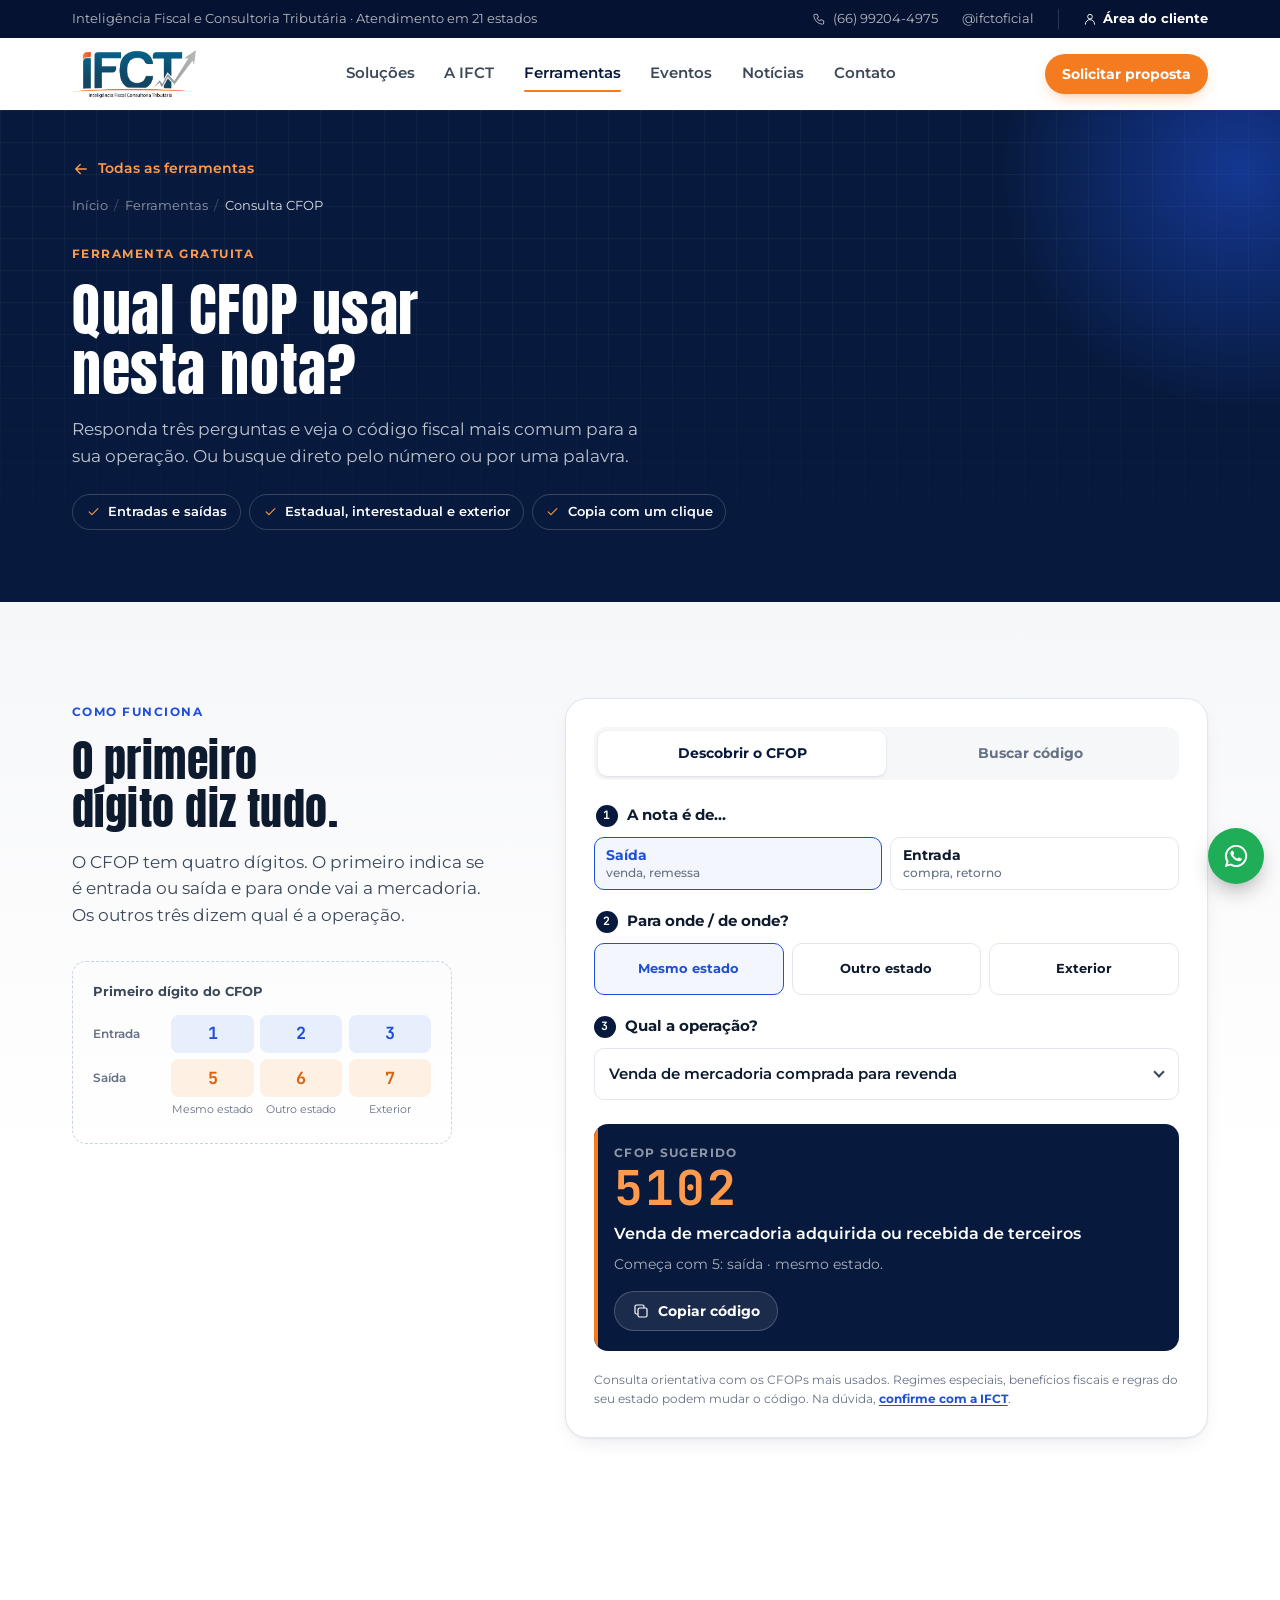
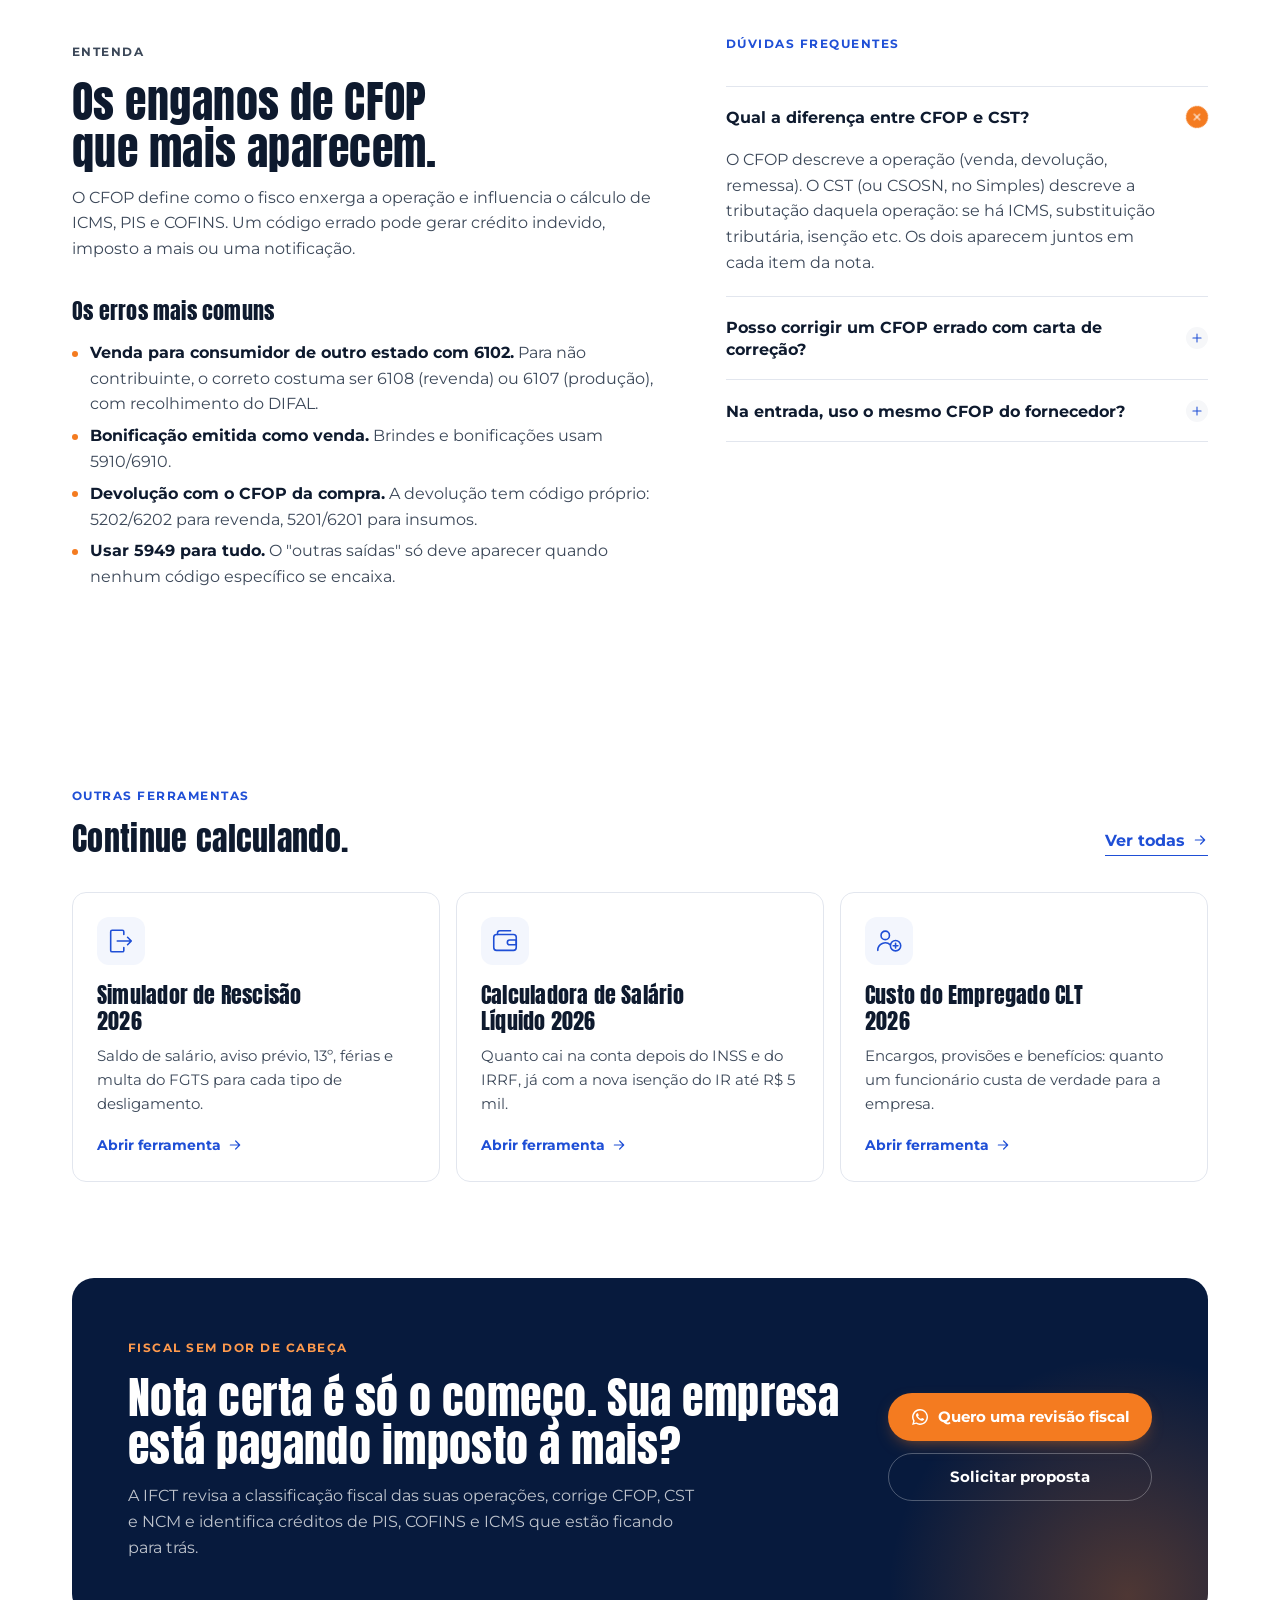
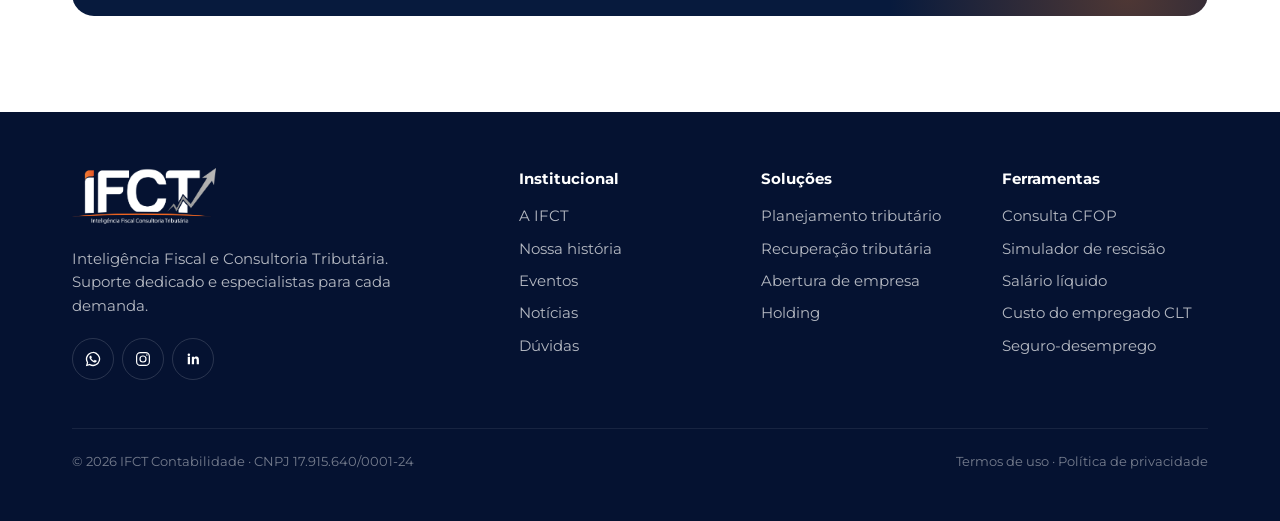
<file: ferramentas/cfop.html>
<!doctype html>
<html lang="pt-BR">
<head>
  <meta charset="utf-8">
  <meta name="viewport" content="width=device-width, initial-scale=1">
  <title>Consulta CFOP: descubra o código da sua nota — IFCT</title>
  <meta name="description" content="Descubra qual CFOP usar na nota fiscal respondendo três perguntas, ou busque pelo código. Ferramenta gratuita da IFCT Contabilidade.">
  <meta name="theme-color" content="#071A3D">

  <link rel="preconnect" href="https://fonts.googleapis.com">
  <link rel="preconnect" href="https://fonts.gstatic.com" crossorigin>
  <link href="https://fonts.googleapis.com/css2?family=Anton&family=Montserrat:wght@400;500;600;700&family=JetBrains+Mono:wght@500;700&display=swap" rel="stylesheet">
  <link rel="stylesheet" href="../css/style.css">
</head>
<body>

<!-- Sprite de ícones (traço fino, consistente em todo o site) -->
<svg width="0" height="0" style="position:absolute" aria-hidden="true">
  <symbol id="i-arrow" viewBox="0 0 24 24"><path d="M5 12h14M13 6l6 6-6 6" fill="none" stroke="currentColor" stroke-width="1.8" stroke-linecap="round" stroke-linejoin="round"/></symbol>
  <symbol id="i-arrow-up" viewBox="0 0 24 24"><path d="M7 17 17 7M8 7h9v9" fill="none" stroke="currentColor" stroke-width="1.8" stroke-linecap="round" stroke-linejoin="round"/></symbol>
  <symbol id="i-phone" viewBox="0 0 24 24"><path d="M5 4h4l2 5-2.5 1.5a11 11 0 0 0 5 5L15 13l5 2v4a2 2 0 0 1-2 2A16 16 0 0 1 3 6a2 2 0 0 1 2-2" fill="none" stroke="currentColor" stroke-width="1.6" stroke-linejoin="round"/></symbol>
  <symbol id="i-user" viewBox="0 0 24 24"><circle cx="12" cy="8" r="4" fill="none" stroke="currentColor" stroke-width="1.6"/><path d="M4 21a8 8 0 0 1 16 0" fill="none" stroke="currentColor" stroke-width="1.6" stroke-linecap="round"/></symbol>
  <symbol id="i-plus" viewBox="0 0 24 24"><path d="M12 5v14M5 12h14" fill="none" stroke="currentColor" stroke-width="1.8" stroke-linecap="round"/></symbol>
  <symbol id="i-copy" viewBox="0 0 24 24"><rect x="8" y="8" width="12" height="12" rx="2" fill="none" stroke="currentColor" stroke-width="1.6"/><path d="M16 8V6a2 2 0 0 0-2-2H6a2 2 0 0 0-2 2v8a2 2 0 0 0 2 2h2" fill="none" stroke="currentColor" stroke-width="1.6"/></symbol>
  <symbol id="i-search" viewBox="0 0 24 24"><circle cx="11" cy="11" r="7" fill="none" stroke="currentColor" stroke-width="1.7"/><path d="m20 20-3.5-3.5" fill="none" stroke="currentColor" stroke-width="1.7" stroke-linecap="round"/></symbol>
  <symbol id="i-whats" viewBox="0 0 24 24"><path d="M12 2.5A9.5 9.5 0 0 0 3.8 16.8L2.5 21.5l4.8-1.3A9.5 9.5 0 1 0 12 2.5m0 17.3a7.8 7.8 0 0 1-4-1.1l-.3-.2-2.8.8.8-2.8-.2-.3A7.8 7.8 0 1 1 12 19.8m4.3-5.8c-.2-.1-1.4-.7-1.6-.8s-.4-.1-.5.1-.6.8-.8.9-.3.2-.5 0a6.4 6.4 0 0 1-3.2-2.8c-.2-.4.2-.4.7-1.3a.4.4 0 0 0 0-.4l-.7-1.8c-.2-.5-.4-.4-.5-.4h-.5a.9.9 0 0 0-.6.3 2.7 2.7 0 0 0-.9 2 4.7 4.7 0 0 0 1 2.5 10.7 10.7 0 0 0 4.1 3.6c1.5.7 2.1.7 2.9.6a2.4 2.4 0 0 0 1.6-1.1 2 2 0 0 0 .1-1.1c0-.1-.2-.2-.5-.3" fill="currentColor"/></symbol>
  <symbol id="i-insta" viewBox="0 0 24 24"><rect x="3.5" y="3.5" width="17" height="17" rx="5" fill="none" stroke="currentColor" stroke-width="1.6"/><circle cx="12" cy="12" r="4" fill="none" stroke="currentColor" stroke-width="1.6"/><circle cx="17.2" cy="6.8" r="1" fill="currentColor"/></symbol>
  <symbol id="i-linkedin" viewBox="0 0 24 24"><path d="M5 9h3v10H5zM6.5 4.5a1.7 1.7 0 1 1 0 3.4 1.7 1.7 0 0 1 0-3.4M10.5 9h2.9v1.4c.4-.8 1.4-1.6 2.9-1.6 3 0 3.6 2 3.6 4.6V19h-3v-5c0-1.2 0-2.7-1.6-2.7s-1.9 1.3-1.9 2.6V19h-3z" fill="currentColor"/></symbol>
  <!-- Eventos -->
  <symbol id="i-cal" viewBox="0 0 24 24"><g fill="none" stroke="currentColor" stroke-width="1.7" stroke-linecap="round" stroke-linejoin="round"><rect x="3.5" y="5" width="17" height="15.5" rx="2"/><path d="M3.5 10h17M8 3v4M16 3v4"/></g></symbol>
  <symbol id="i-pin" viewBox="0 0 24 24"><g fill="none" stroke="currentColor" stroke-width="1.7" stroke-linecap="round" stroke-linejoin="round"><path d="M12 21s-7-6.2-7-11.5a7 7 0 0 1 14 0C19 14.8 12 21 12 21z"/><circle cx="12" cy="9.5" r="2.5"/></g></symbol>
  <symbol id="i-clock" viewBox="0 0 24 24"><g fill="none" stroke="currentColor" stroke-width="1.7" stroke-linecap="round" stroke-linejoin="round"><circle cx="12" cy="12" r="8.5"/><path d="M12 7.5V12l3 2"/></g></symbol>
  <symbol id="i-share" viewBox="0 0 24 24"><g fill="none" stroke="currentColor" stroke-width="1.7" stroke-linecap="round" stroke-linejoin="round"><circle cx="18" cy="5.5" r="2.5"/><circle cx="6" cy="12" r="2.5"/><circle cx="18" cy="18.5" r="2.5"/><path d="m8.2 10.8 7.6-4M8.2 13.2l7.6 4"/></g></symbol>
  <symbol id="i-check" viewBox="0 0 24 24"><g fill="none" stroke="currentColor" stroke-width="1.7" stroke-linecap="round" stroke-linejoin="round"><path d="m5 12.5 4.5 4.5L19 7.5"/></g></symbol>
  <symbol id="i-tag" viewBox="0 0 24 24"><g fill="none" stroke="currentColor" stroke-width="1.7" stroke-linecap="round" stroke-linejoin="round"><path d="M3.5 12.2V4.5a1 1 0 0 1 1-1h7.7l8.3 8.3a1.5 1.5 0 0 1 0 2.1l-6.1 6.1a1.5 1.5 0 0 1-2.1 0z"/><circle cx="8" cy="8" r="1.4"/></g></symbol>
  <!-- Ferramentas -->
  <symbol id="t-cfop" viewBox="0 0 32 32"><g fill="none" stroke="currentColor" stroke-width="1.7" stroke-linecap="round" stroke-linejoin="round"><path d="M8 4h16v24l-3-2-2.7 2-2.6-2-2.7 2-2.6-2L8 28z"/><path d="M12 10h8M12 14h8M12 18h5"/></g></symbol>
  <symbol id="t-resc" viewBox="0 0 32 32"><g fill="none" stroke="currentColor" stroke-width="1.7" stroke-linecap="round" stroke-linejoin="round"><path d="M19 9V6a1.5 1.5 0 0 0-1.5-1.5h-11A1.5 1.5 0 0 0 5 6v20a1.5 1.5 0 0 0 1.5 1.5h11A1.5 1.5 0 0 0 19 26v-3"/><path d="M12 16h15M23 12l4 4-4 4"/></g></symbol>
  <symbol id="t-sal" viewBox="0 0 32 32"><g fill="none" stroke="currentColor" stroke-width="1.7" stroke-linecap="round" stroke-linejoin="round"><rect x="4" y="9" width="24" height="17" rx="3"/><path d="M8 9V7.5A2.5 2.5 0 0 1 10.5 5H22"/><path d="M21 15h7v5h-7a2.5 2.5 0 0 1 0-5z"/></g></symbol>
  <symbol id="t-cost" viewBox="0 0 32 32"><g fill="none" stroke="currentColor" stroke-width="1.7" stroke-linecap="round" stroke-linejoin="round"><circle cx="12" cy="10" r="4.5"/><path d="M4 26a8 8 0 0 1 13.5-5.8"/><circle cx="23" cy="21" r="5.5"/><path d="M23 18.5v5M20.5 21h5"/></g></symbol>
  <symbol id="t-sd" viewBox="0 0 32 32"><g fill="none" stroke="currentColor" stroke-width="1.7" stroke-linecap="round" stroke-linejoin="round"><path d="M4 16a12 12 0 0 1 24 0z"/><path d="M16 16v8a3 3 0 0 1-6 0M16 4v-.5"/></g></symbol>
</svg>

<a class="skip" href="#conteudo">Pular para o conteúdo</a>

<!-- ============ CABEÇALHO ============ -->
<header class="header" data-header>
  <div class="topbar">
    <div class="container topbar__in">
      <p>Inteligência Fiscal e Consultoria Tributária · Atendimento em 21 estados</p>
      <div class="topbar__links">
        <a href="tel:+5566992044975"><svg><use href="#i-phone"/></svg>(66) 99204-4975</a>
        <a href="https://www.instagram.com/ifctoficial/" target="_blank" rel="noopener">@ifctoficial</a>
        <a class="topbar__client" href="../index.html#contato"><svg><use href="#i-user"/></svg>Área do cliente</a>
      </div>
    </div>
  </div>

  <div class="container nav">
    <a class="logo" href="../index.html" aria-label="IFCT Contabilidade — início">
      <img src="../assent/LOGO IFCT COLORIDA (fundo transparente).png" alt="IFCT Contabilidade" width="3058" height="1186">
    </a>

    <nav class="nav__menu" id="menu" aria-label="Principal" data-menu>
      <ul>
        <li><a href="../index.html#solucoes">Soluções</a></li>
        <li><a href="../index.html#sobre">A IFCT</a></li>
        <li><a href="../ferramentas.html" class="is-current" aria-current="page">Ferramentas</a></li>
        <li><a href="../eventos.html">Eventos</a></li>
        <li><a href="../index.html#noticias">Notícias</a></li>
        <li><a href="../index.html#contato">Contato</a></li>
      </ul>
      <a class="btn btn--orange nav__cta-mobile" href="../index.html#contato">Solicitar proposta</a>
      <p class="nav__mobile-foot">(66) 99204-4975 · CNPJ 17.915.640/0001-24</p>
    </nav>

    <a class="btn btn--orange btn--sm nav__cta" href="../index.html#contato">Solicitar proposta</a>

    <button class="burger" type="button" aria-controls="menu" aria-expanded="false" aria-label="Abrir menu" data-burger>
      <span></span><span></span>
    </button>
  </div>
</header>

<main id="conteudo">
<section class="page-hero">
  <div class="container">
    <a class="back-link" href="../ferramentas.html"><svg aria-hidden="true"><use href="#i-arrow"/></svg>Todas as ferramentas</a>
    <ol class="crumbs">
        <li><a href="../index.html">Início</a></li>
        <li><a href="../ferramentas.html">Ferramentas</a></li>
        <li aria-current="page">Consulta CFOP</li>
      </ol>
    <p class="eyebrow eyebrow--light">Ferramenta gratuita</p>
    <h1>Qual CFOP usar nesta nota?</h1>
    <p class="page-hero__lead">Responda três perguntas e veja o código fiscal mais comum para a sua operação. Ou busque direto pelo número ou por uma palavra.</p>
    <ul class="page-hero__meta">
      <li><svg><use href="#i-check"/></svg>Entradas e saídas</li>
      <li><svg><use href="#i-check"/></svg>Estadual, interestadual e exterior</li>
      <li><svg><use href="#i-check"/></svg>Copia com um clique</li>
    </ul>
  </div>
</section>

<section class="section cfop" id="cfop">
  <div class="container cfop__grid">
    <header class="cfop__intro reveal">
      <p class="eyebrow">Como funciona</p>
      <h2 class="h2">O primeiro dígito diz tudo.</h2>
      <p class="lead">O CFOP tem quatro dígitos. O primeiro indica se é entrada ou saída e para onde vai a mercadoria. Os outros três dizem qual é a operação.</p>

      <div class="digits" aria-label="Como ler o primeiro dígito do CFOP">
        <p class="digits__title">Primeiro dígito do CFOP</p>
        <div class="digits__row">
          <span class="digits__lbl">Entrada</span>
          <b>1</b><b>2</b><b>3</b>
        </div>
        <div class="digits__row">
          <span class="digits__lbl">Saída</span>
          <b class="o">5</b><b class="o">6</b><b class="o">7</b>
        </div>
        <div class="digits__row digits__row--legend">
          <span></span><small>Mesmo estado</small><small>Outro estado</small><small>Exterior</small>
        </div>
      </div>
    </header>

    <div class="tool reveal" data-tool>
      <div class="tool__tabs" role="tablist" aria-label="Modo da consulta">
        <button role="tab" aria-selected="true" aria-controls="tab-guia" id="t-guia" data-tab="guia">Descobrir o CFOP</button>
        <button role="tab" aria-selected="false" aria-controls="tab-busca" id="t-busca" data-tab="busca" tabindex="-1">Buscar código</button>
      </div>

      <!-- Modo guiado -->
      <div class="tool__panel" id="tab-guia" role="tabpanel" aria-labelledby="t-guia">
        <fieldset class="field">
          <legend><span>1</span>A nota é de…</legend>
          <div class="seg" data-group="tipo">
            <label><input type="radio" name="tipo" value="saida" checked><span>Saída <small>venda, remessa</small></span></label>
            <label><input type="radio" name="tipo" value="entrada"><span>Entrada <small>compra, retorno</small></span></label>
          </div>
        </fieldset>

        <fieldset class="field">
          <legend><span>2</span>Para onde / de onde?</legend>
          <div class="seg seg--3" data-group="local">
            <label><input type="radio" name="local" value="estadual" checked><span>Mesmo estado</span></label>
            <label><input type="radio" name="local" value="interestadual"><span>Outro estado</span></label>
            <label><input type="radio" name="local" value="exterior"><span>Exterior</span></label>
          </div>
        </fieldset>

        <div class="field">
          <label class="field__label" for="operacao"><span>3</span>Qual a operação?</label>
          <div class="select">
            <select id="operacao" data-operacao></select>
          </div>
        </div>

        <output class="result" data-result aria-live="polite">
          <div class="result__code">
            <span class="result__kicker">CFOP sugerido</span>
            <strong data-code>5102</strong>
          </div>
          <p class="result__desc" data-desc>Venda de mercadoria adquirida ou recebida de terceiros</p>
          <p class="result__hint" data-hint></p>
          <button class="btn btn--sm btn--line" type="button" data-copy>
            <svg><use href="#i-copy"/></svg><span>Copiar código</span>
          </button>
        </output>
      </div>

      <!-- Modo busca -->
      <div class="tool__panel" id="tab-busca" role="tabpanel" aria-labelledby="t-busca" hidden>
        <label class="search">
          <svg><use href="#i-search"/></svg>
          <input type="search" placeholder="Digite o código ou uma palavra (ex.: 6102, bonificação)" data-search aria-label="Buscar CFOP">
        </label>
        <ul class="code-list" data-list></ul>
        <p class="code-list__empty" data-empty hidden>Nenhum CFOP encontrado. Tente outra palavra ou fale com a gente.</p>
      </div>

      <p class="tool__note">Consulta orientativa com os CFOPs mais usados. Regimes especiais, benefícios fiscais e regras do seu estado podem mudar o código. Na dúvida, <a href="#cta-title">confirme com a IFCT</a>.</p>
    </div>
  </div>
</section>

<section class="section explain" aria-labelledby="exp-title">
  <div class="container explain__grid">
    <div class="prose reveal">
      <p class="eyebrow">Entenda</p>
      <h2 class="h2" id="exp-title">Os enganos de CFOP que mais aparecem.</h2>
      <p>O CFOP define como o fisco enxerga a operação e influencia o cálculo de ICMS, PIS e COFINS. Um código errado pode gerar crédito indevido, imposto a mais ou uma notificação.</p>
      <h3>Os erros mais comuns</h3>
      <ul>
        <li><strong>Venda para consumidor de outro estado com 6102.</strong> Para não contribuinte, o correto costuma ser 6108 (revenda) ou 6107 (produção), com recolhimento do DIFAL.</li>
        <li><strong>Bonificação emitida como venda.</strong> Brindes e bonificações usam 5910/6910.</li>
        <li><strong>Devolução com o CFOP da compra.</strong> A devolução tem código próprio: 5202/6202 para revenda, 5201/6201 para insumos.</li>
        <li><strong>Usar 5949 para tudo.</strong> O "outras saídas" só deve aparecer quando nenhum código específico se encaixa.</li>
      </ul>
    </div>
    <div class="reveal">
      <p class="eyebrow">Dúvidas frequentes</p>
      <div class="faq__list">
        <details class="qa" open>
          <summary>Qual a diferença entre CFOP e CST?<svg><use href="#i-plus"/></svg></summary>
          <p>O CFOP descreve a operação (venda, devolução, remessa). O CST (ou CSOSN, no Simples) descreve a tributação daquela operação: se há ICMS, substituição tributária, isenção etc. Os dois aparecem juntos em cada item da nota.</p>
        </details>
        <details class="qa">
          <summary>Posso corrigir um CFOP errado com carta de correção?<svg><use href="#i-plus"/></svg></summary>
          <p>Não. A carta de correção não pode alterar dados que mudam o cálculo do imposto, e o CFOP está entre eles. Dependendo do caso, é preciso cancelar a nota (dentro do prazo) ou emitir uma nota complementar ou de ajuste.</p>
        </details>
        <details class="qa">
          <summary>Na entrada, uso o mesmo CFOP do fornecedor?<svg><use href="#i-plus"/></svg></summary>
          <p>Não. Na escrituração da entrada, o CFOP é convertido: uma venda 5102 do fornecedor vira, para você, uma compra 1102 (para revenda) ou 1556 (uso e consumo), conforme o destino da mercadoria.</p>
        </details>
      </div>
    </div>
  </div>
</section>

<section class="related" aria-labelledby="rel-title">
  <div class="container">
    <header class="section-head">
      <div>
        <p class="eyebrow">Outras ferramentas</p>
        <h2 class="h2" id="rel-title">Continue calculando.</h2>
      </div>
      <a class="link-arrow" href="../ferramentas.html">Ver todas <svg><use href="#i-arrow"/></svg></a>
    </header>
    <div class="tools-grid">
      <article class="tool-card reveal">
        <svg class="tool-card__icon"><use href="#t-resc"/></svg>
        
        <h3>Simulador de Rescisão 2026</h3>
        <p>Saldo de salário, aviso prévio, 13º, férias e multa do FGTS para cada tipo de desligamento.</p>
        <a class="tool-card__go" href="../ferramentas/rescisao.html">Abrir ferramenta <svg><use href="#i-arrow"/></svg></a>
      </article>
      <article class="tool-card reveal">
        <svg class="tool-card__icon"><use href="#t-sal"/></svg>
        
        <h3>Calculadora de Salário Líquido 2026</h3>
        <p>Quanto cai na conta depois do INSS e do IRRF, já com a nova isenção do IR até R$ 5 mil.</p>
        <a class="tool-card__go" href="../ferramentas/salario-liquido.html">Abrir ferramenta <svg><use href="#i-arrow"/></svg></a>
      </article>
      <article class="tool-card reveal">
        <svg class="tool-card__icon"><use href="#t-cost"/></svg>
        
        <h3>Custo do Empregado CLT 2026</h3>
        <p>Encargos, provisões e benefícios: quanto um funcionário custa de verdade para a empresa.</p>
        <a class="tool-card__go" href="../ferramentas/custo-clt.html">Abrir ferramenta <svg><use href="#i-arrow"/></svg></a>
      </article>
    </div>
  </div>
</section>

<section class="cta-band" aria-labelledby="cta-title">
  <div class="container">
    <div class="cta-box reveal">
      <div>
        <p class="eyebrow eyebrow--light">Fiscal sem dor de cabeça</p>
        <h2 class="h2" id="cta-title">Nota certa é só o começo. Sua empresa está pagando imposto a mais?</h2>
        <p>A IFCT revisa a classificação fiscal das suas operações, corrige CFOP, CST e NCM e identifica créditos de PIS, COFINS e ICMS que estão ficando para trás.</p>
      </div>
      <div class="cta-box__actions">
        <a class="btn btn--orange" href="https://wa.me/5566992044975?text=Ol%C3%A1!%20Usei%20a%20consulta%20de%20CFOP%20do%20site%20e%20gostaria%20de%20uma%20revis%C3%A3o%20fiscal%20da%20minha%20empresa." target="_blank" rel="noopener"><svg><use href="#i-whats"/></svg>Quero uma revisão fiscal</a>
        <a class="btn btn--ghost-light" href="../index.html#contato">Solicitar proposta</a>
      </div>
    </div>
  </div>
</section>
</main>

<!-- ============ RODAPÉ ============ -->
<footer class="footer">
  <div class="container footer__grid">
    <div class="footer__brand">
      <a class="logo" href="../index.html" aria-label="IFCT Contabilidade">
        <img src="../assent/LOGO IFCT BRANCA (fundo transparente).png" alt="IFCT Contabilidade" width="3058" height="1186" loading="lazy">
      </a>
      <p>Inteligência Fiscal e Consultoria Tributária. Suporte dedicado e especialistas para cada demanda.</p>
      <div class="social">
        <a href="https://wa.me/5566992044975" target="_blank" rel="noopener" aria-label="WhatsApp"><svg><use href="#i-whats"/></svg></a>
        <a href="https://www.instagram.com/ifctoficial/" target="_blank" rel="noopener" aria-label="Instagram"><svg><use href="#i-insta"/></svg></a>
        <a href="https://br.linkedin.com/in/ifct-intelig%C3%AAncia-fiscal-bb7b30173" target="_blank" rel="noopener" aria-label="LinkedIn"><svg><use href="#i-linkedin"/></svg></a>
      </div>
    </div>
    <nav class="footer__col" aria-label="Institucional">
      <p>Institucional</p>
      <a href="../index.html#sobre">A IFCT</a><a href="../index.html#historia">Nossa história</a><a href="../eventos.html">Eventos</a><a href="../index.html#noticias">Notícias</a><a href="../index.html#duvidas">Dúvidas</a>
    </nav>
    <nav class="footer__col" aria-label="Soluções">
      <p>Soluções</p>
      <a href="../index.html#solucoes">Planejamento tributário</a><a href="../index.html#solucoes">Recuperação tributária</a><a href="../index.html#solucoes">Abertura de empresa</a><a href="../index.html#solucoes">Holding</a>
    </nav>
    <nav class="footer__col" aria-label="Ferramentas">
      <p>Ferramentas</p>
      <a href="../ferramentas/cfop.html">Consulta CFOP</a><a href="../ferramentas/rescisao.html">Simulador de rescisão</a><a href="../ferramentas/salario-liquido.html">Salário líquido</a><a href="../ferramentas/custo-clt.html">Custo do empregado CLT</a><a href="../ferramentas/seguro-desemprego.html">Seguro-desemprego</a>
    </nav>
  </div>
  <div class="container footer__bottom">
    <p>© <span data-year>2026</span> IFCT Contabilidade · CNPJ 17.915.640/0001-24</p>
    <p><a href="https://ifctcontabilidade.com.br/termos.html">Termos de uso</a> · <a href="https://ifctcontabilidade.com.br/politica.html">Política de privacidade</a></p>
  </div>
</footer>

<!-- WhatsApp flutuante -->
<a class="fab" href="https://wa.me/5566992044975?text=Ol%C3%A1!%20Encontrei%20o%20contato%20de%20voc%C3%AAs%20atrav%C3%A9s%20do%20site." target="_blank" rel="noopener" aria-label="Falar no WhatsApp">
  <svg><use href="#i-whats"/></svg>
</a>

<script src="../js/main.js" defer></script>
</body>
</html>
</file>
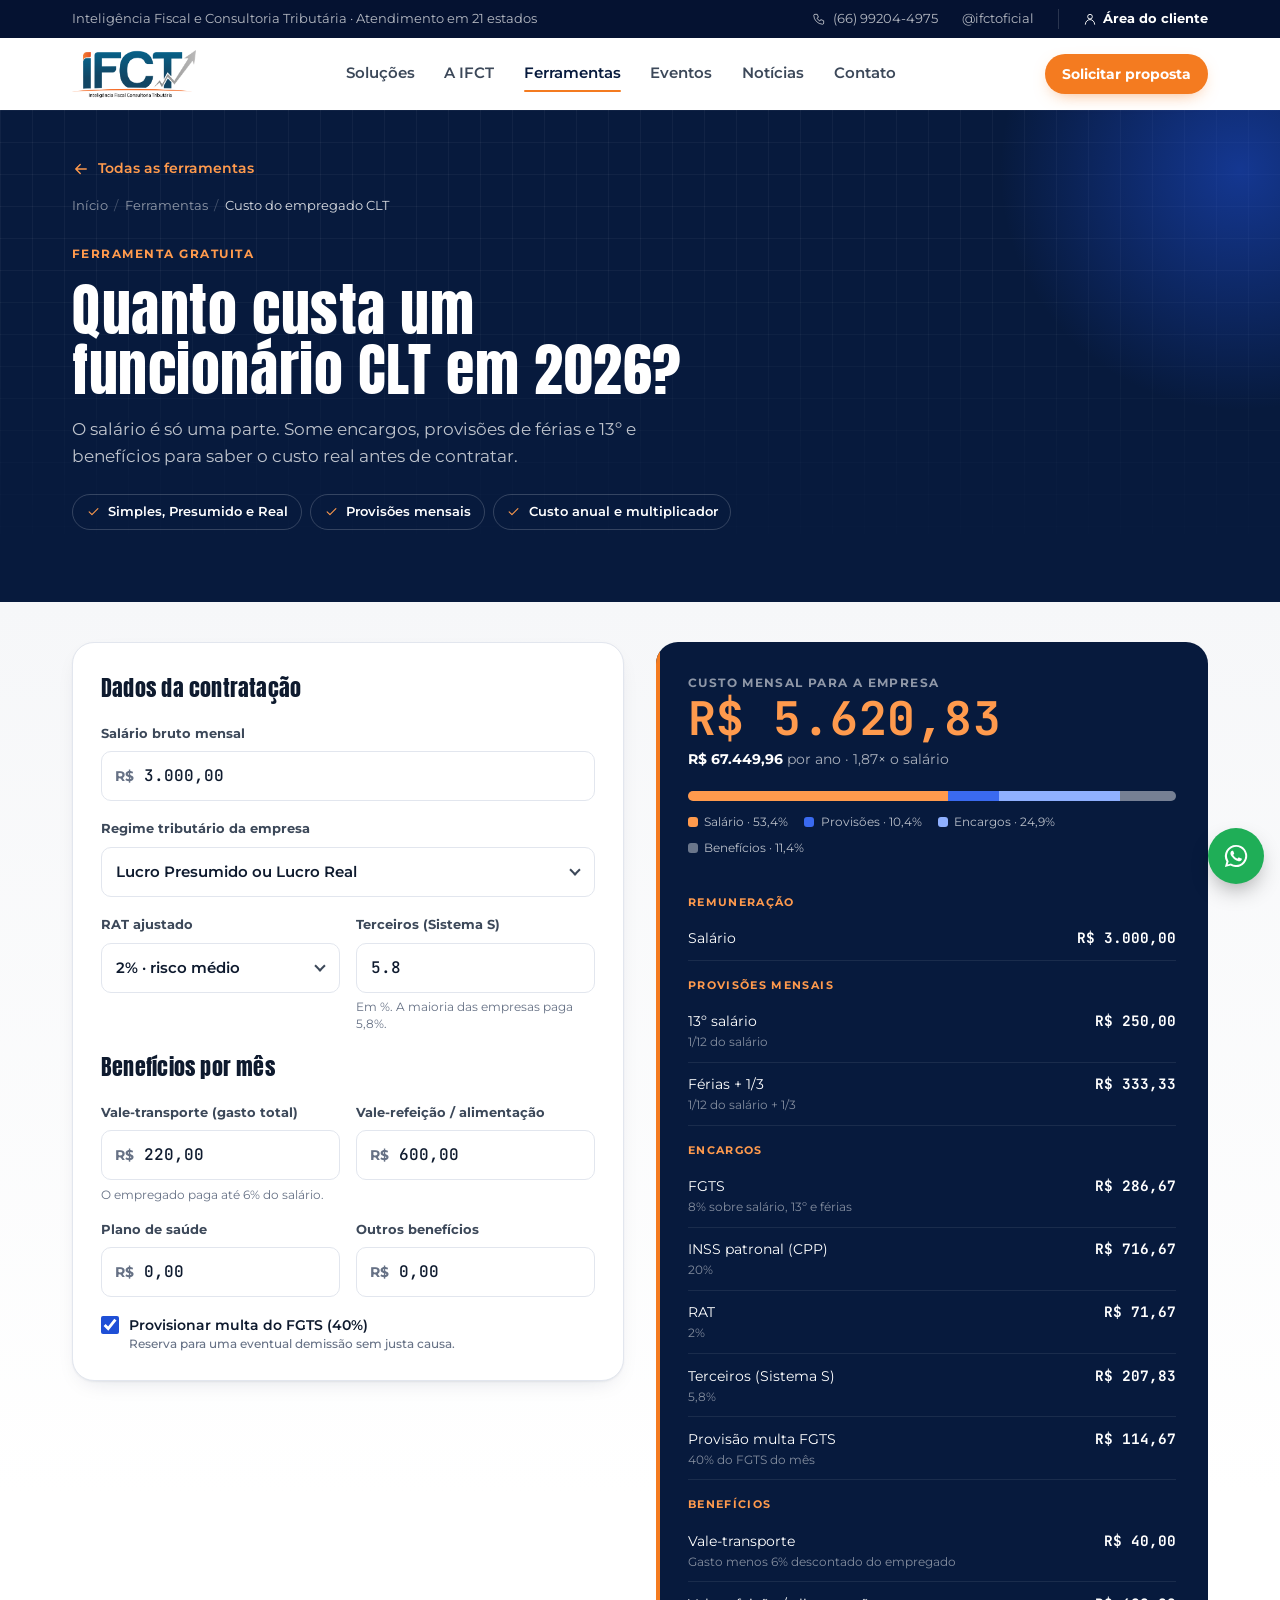
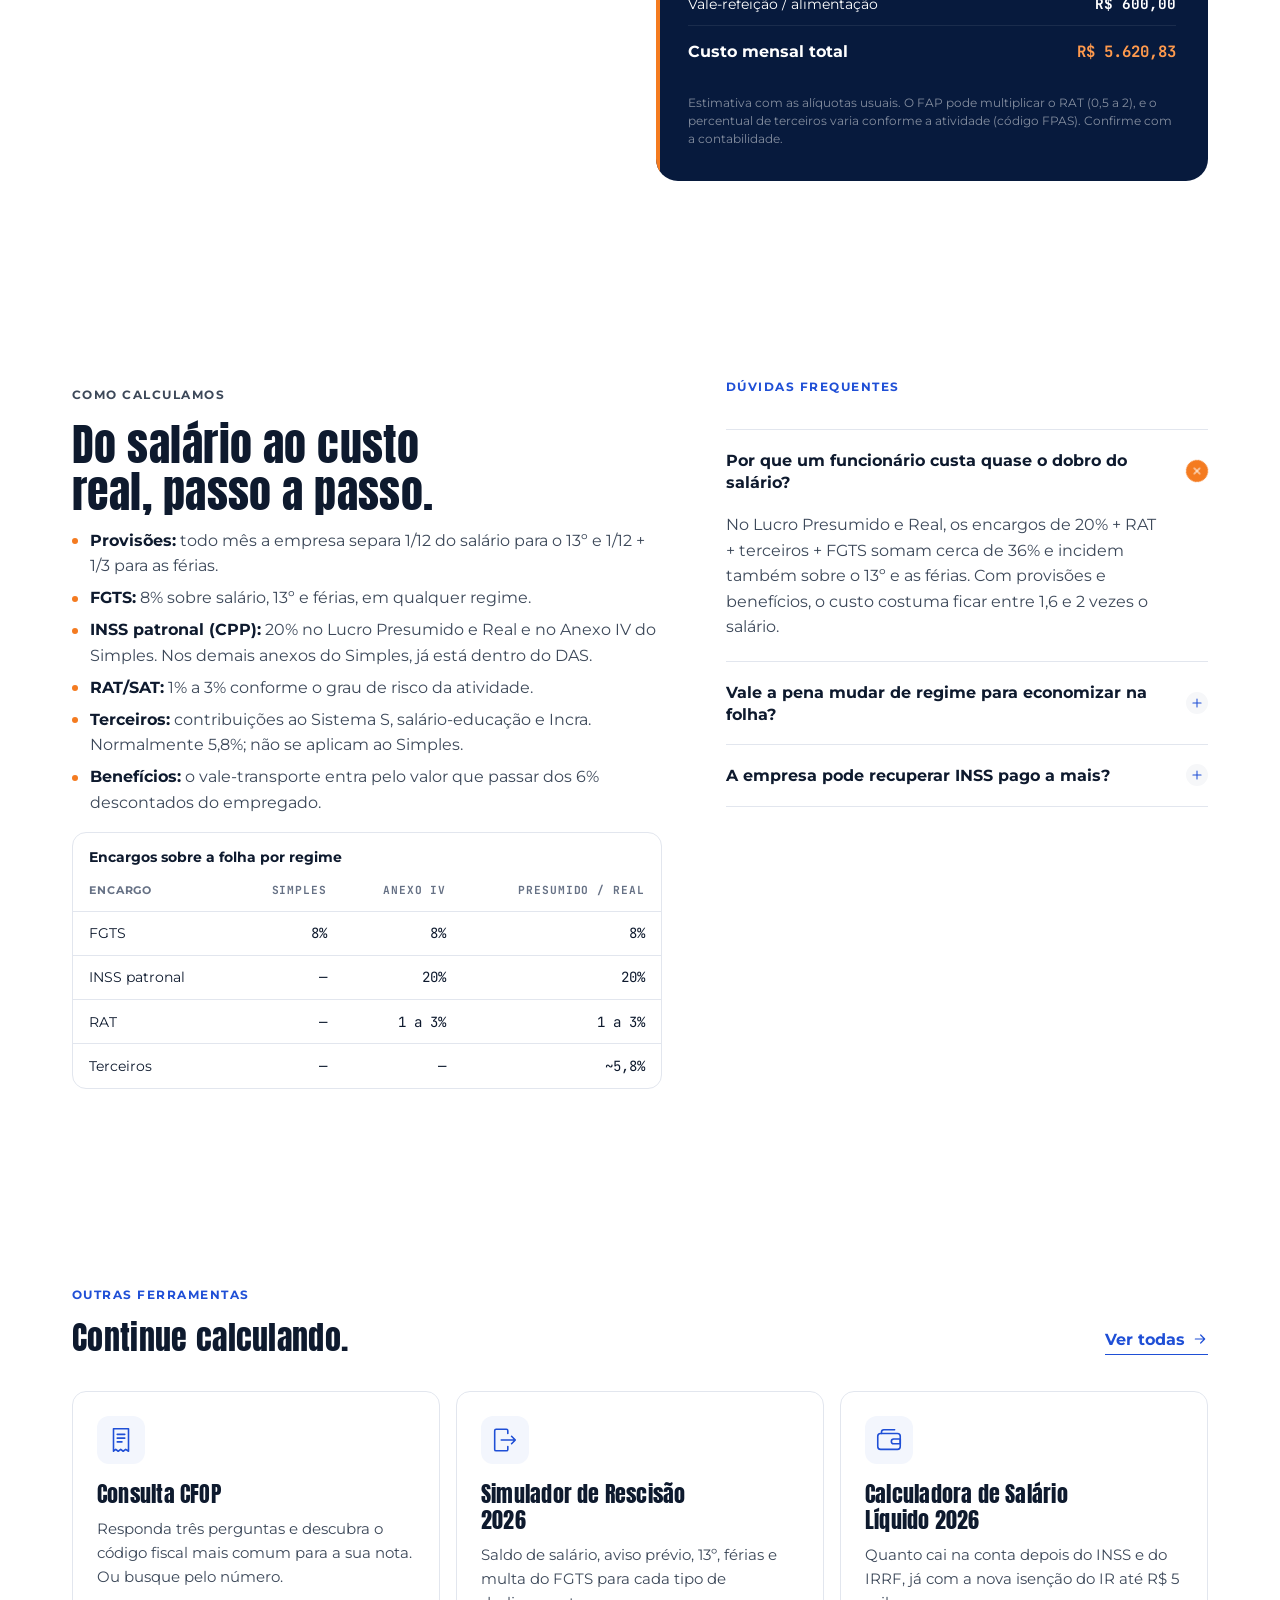
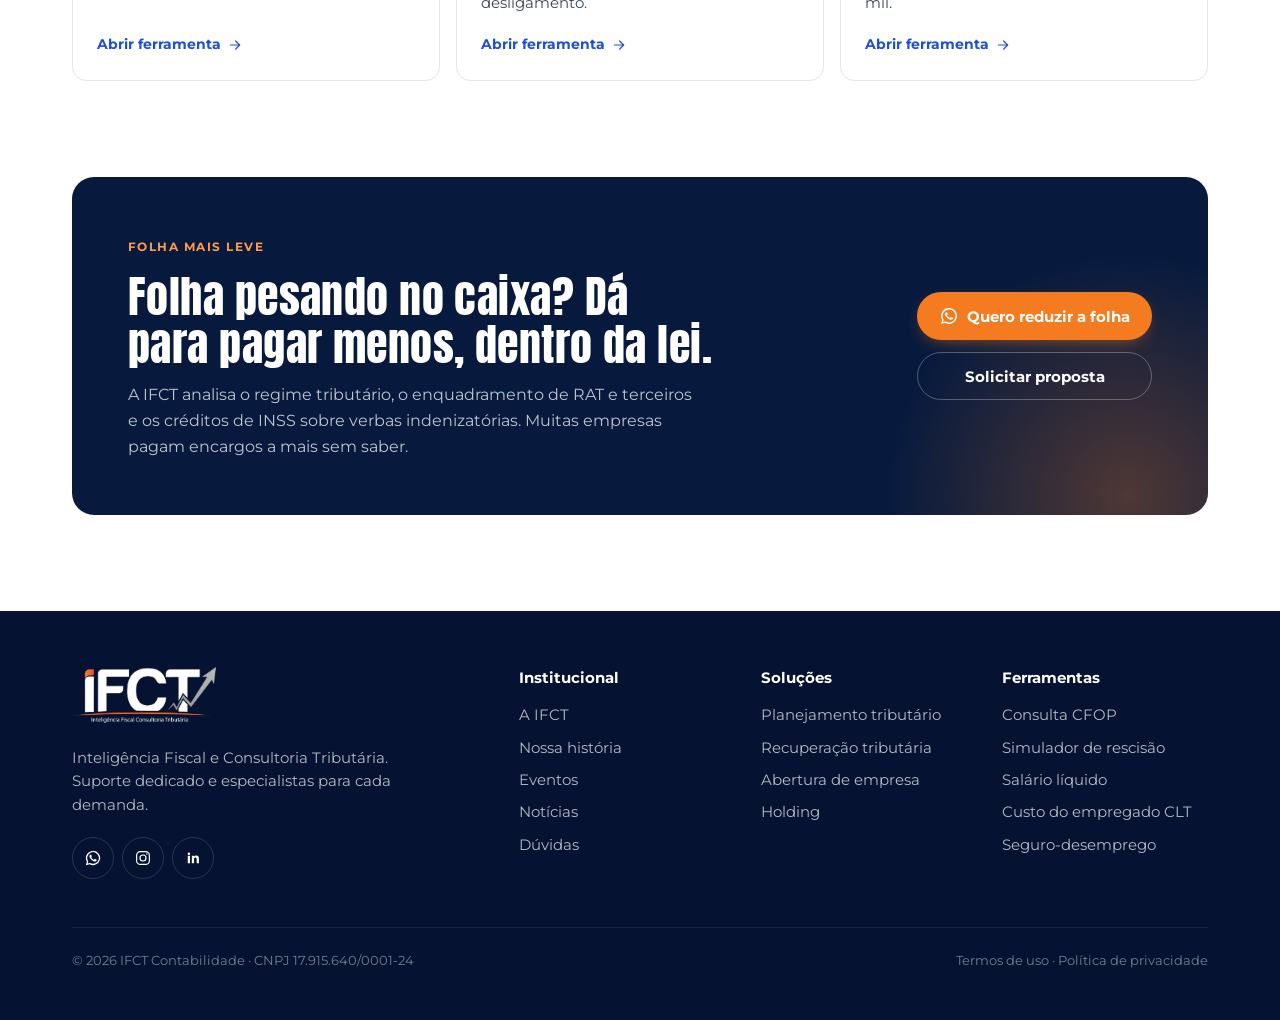
<file: ferramentas/custo-clt.html>
<!doctype html>
<html lang="pt-BR">
<head>
  <meta charset="utf-8">
  <meta name="viewport" content="width=device-width, initial-scale=1">
  <title>Calculadora de Custo do Empregado CLT 2026 — IFCT</title>
  <meta name="description" content="Calcule quanto custa um funcionário CLT em 2026: INSS patronal, FGTS, RAT, terceiros, férias, 13º e benefícios, no Simples Nacional, Presumido ou Real.">
  <meta name="theme-color" content="#071A3D">

  <link rel="preconnect" href="https://fonts.googleapis.com">
  <link rel="preconnect" href="https://fonts.gstatic.com" crossorigin>
  <link href="https://fonts.googleapis.com/css2?family=Anton&family=Montserrat:wght@400;500;600;700&family=JetBrains+Mono:wght@500;700&display=swap" rel="stylesheet">
  <link rel="stylesheet" href="../css/style.css">
</head>
<body>

<!-- Sprite de ícones (traço fino, consistente em todo o site) -->
<svg width="0" height="0" style="position:absolute" aria-hidden="true">
  <symbol id="i-arrow" viewBox="0 0 24 24"><path d="M5 12h14M13 6l6 6-6 6" fill="none" stroke="currentColor" stroke-width="1.8" stroke-linecap="round" stroke-linejoin="round"/></symbol>
  <symbol id="i-arrow-up" viewBox="0 0 24 24"><path d="M7 17 17 7M8 7h9v9" fill="none" stroke="currentColor" stroke-width="1.8" stroke-linecap="round" stroke-linejoin="round"/></symbol>
  <symbol id="i-phone" viewBox="0 0 24 24"><path d="M5 4h4l2 5-2.5 1.5a11 11 0 0 0 5 5L15 13l5 2v4a2 2 0 0 1-2 2A16 16 0 0 1 3 6a2 2 0 0 1 2-2" fill="none" stroke="currentColor" stroke-width="1.6" stroke-linejoin="round"/></symbol>
  <symbol id="i-user" viewBox="0 0 24 24"><circle cx="12" cy="8" r="4" fill="none" stroke="currentColor" stroke-width="1.6"/><path d="M4 21a8 8 0 0 1 16 0" fill="none" stroke="currentColor" stroke-width="1.6" stroke-linecap="round"/></symbol>
  <symbol id="i-plus" viewBox="0 0 24 24"><path d="M12 5v14M5 12h14" fill="none" stroke="currentColor" stroke-width="1.8" stroke-linecap="round"/></symbol>
  <symbol id="i-copy" viewBox="0 0 24 24"><rect x="8" y="8" width="12" height="12" rx="2" fill="none" stroke="currentColor" stroke-width="1.6"/><path d="M16 8V6a2 2 0 0 0-2-2H6a2 2 0 0 0-2 2v8a2 2 0 0 0 2 2h2" fill="none" stroke="currentColor" stroke-width="1.6"/></symbol>
  <symbol id="i-search" viewBox="0 0 24 24"><circle cx="11" cy="11" r="7" fill="none" stroke="currentColor" stroke-width="1.7"/><path d="m20 20-3.5-3.5" fill="none" stroke="currentColor" stroke-width="1.7" stroke-linecap="round"/></symbol>
  <symbol id="i-whats" viewBox="0 0 24 24"><path d="M12 2.5A9.5 9.5 0 0 0 3.8 16.8L2.5 21.5l4.8-1.3A9.5 9.5 0 1 0 12 2.5m0 17.3a7.8 7.8 0 0 1-4-1.1l-.3-.2-2.8.8.8-2.8-.2-.3A7.8 7.8 0 1 1 12 19.8m4.3-5.8c-.2-.1-1.4-.7-1.6-.8s-.4-.1-.5.1-.6.8-.8.9-.3.2-.5 0a6.4 6.4 0 0 1-3.2-2.8c-.2-.4.2-.4.7-1.3a.4.4 0 0 0 0-.4l-.7-1.8c-.2-.5-.4-.4-.5-.4h-.5a.9.9 0 0 0-.6.3 2.7 2.7 0 0 0-.9 2 4.7 4.7 0 0 0 1 2.5 10.7 10.7 0 0 0 4.1 3.6c1.5.7 2.1.7 2.9.6a2.4 2.4 0 0 0 1.6-1.1 2 2 0 0 0 .1-1.1c0-.1-.2-.2-.5-.3" fill="currentColor"/></symbol>
  <symbol id="i-insta" viewBox="0 0 24 24"><rect x="3.5" y="3.5" width="17" height="17" rx="5" fill="none" stroke="currentColor" stroke-width="1.6"/><circle cx="12" cy="12" r="4" fill="none" stroke="currentColor" stroke-width="1.6"/><circle cx="17.2" cy="6.8" r="1" fill="currentColor"/></symbol>
  <symbol id="i-linkedin" viewBox="0 0 24 24"><path d="M5 9h3v10H5zM6.5 4.5a1.7 1.7 0 1 1 0 3.4 1.7 1.7 0 0 1 0-3.4M10.5 9h2.9v1.4c.4-.8 1.4-1.6 2.9-1.6 3 0 3.6 2 3.6 4.6V19h-3v-5c0-1.2 0-2.7-1.6-2.7s-1.9 1.3-1.9 2.6V19h-3z" fill="currentColor"/></symbol>
  <!-- Eventos -->
  <symbol id="i-cal" viewBox="0 0 24 24"><g fill="none" stroke="currentColor" stroke-width="1.7" stroke-linecap="round" stroke-linejoin="round"><rect x="3.5" y="5" width="17" height="15.5" rx="2"/><path d="M3.5 10h17M8 3v4M16 3v4"/></g></symbol>
  <symbol id="i-pin" viewBox="0 0 24 24"><g fill="none" stroke="currentColor" stroke-width="1.7" stroke-linecap="round" stroke-linejoin="round"><path d="M12 21s-7-6.2-7-11.5a7 7 0 0 1 14 0C19 14.8 12 21 12 21z"/><circle cx="12" cy="9.5" r="2.5"/></g></symbol>
  <symbol id="i-clock" viewBox="0 0 24 24"><g fill="none" stroke="currentColor" stroke-width="1.7" stroke-linecap="round" stroke-linejoin="round"><circle cx="12" cy="12" r="8.5"/><path d="M12 7.5V12l3 2"/></g></symbol>
  <symbol id="i-share" viewBox="0 0 24 24"><g fill="none" stroke="currentColor" stroke-width="1.7" stroke-linecap="round" stroke-linejoin="round"><circle cx="18" cy="5.5" r="2.5"/><circle cx="6" cy="12" r="2.5"/><circle cx="18" cy="18.5" r="2.5"/><path d="m8.2 10.8 7.6-4M8.2 13.2l7.6 4"/></g></symbol>
  <symbol id="i-check" viewBox="0 0 24 24"><g fill="none" stroke="currentColor" stroke-width="1.7" stroke-linecap="round" stroke-linejoin="round"><path d="m5 12.5 4.5 4.5L19 7.5"/></g></symbol>
  <symbol id="i-tag" viewBox="0 0 24 24"><g fill="none" stroke="currentColor" stroke-width="1.7" stroke-linecap="round" stroke-linejoin="round"><path d="M3.5 12.2V4.5a1 1 0 0 1 1-1h7.7l8.3 8.3a1.5 1.5 0 0 1 0 2.1l-6.1 6.1a1.5 1.5 0 0 1-2.1 0z"/><circle cx="8" cy="8" r="1.4"/></g></symbol>
  <!-- Ferramentas -->
  <symbol id="t-cfop" viewBox="0 0 32 32"><g fill="none" stroke="currentColor" stroke-width="1.7" stroke-linecap="round" stroke-linejoin="round"><path d="M8 4h16v24l-3-2-2.7 2-2.6-2-2.7 2-2.6-2L8 28z"/><path d="M12 10h8M12 14h8M12 18h5"/></g></symbol>
  <symbol id="t-resc" viewBox="0 0 32 32"><g fill="none" stroke="currentColor" stroke-width="1.7" stroke-linecap="round" stroke-linejoin="round"><path d="M19 9V6a1.5 1.5 0 0 0-1.5-1.5h-11A1.5 1.5 0 0 0 5 6v20a1.5 1.5 0 0 0 1.5 1.5h11A1.5 1.5 0 0 0 19 26v-3"/><path d="M12 16h15M23 12l4 4-4 4"/></g></symbol>
  <symbol id="t-sal" viewBox="0 0 32 32"><g fill="none" stroke="currentColor" stroke-width="1.7" stroke-linecap="round" stroke-linejoin="round"><rect x="4" y="9" width="24" height="17" rx="3"/><path d="M8 9V7.5A2.5 2.5 0 0 1 10.5 5H22"/><path d="M21 15h7v5h-7a2.5 2.5 0 0 1 0-5z"/></g></symbol>
  <symbol id="t-cost" viewBox="0 0 32 32"><g fill="none" stroke="currentColor" stroke-width="1.7" stroke-linecap="round" stroke-linejoin="round"><circle cx="12" cy="10" r="4.5"/><path d="M4 26a8 8 0 0 1 13.5-5.8"/><circle cx="23" cy="21" r="5.5"/><path d="M23 18.5v5M20.5 21h5"/></g></symbol>
  <symbol id="t-sd" viewBox="0 0 32 32"><g fill="none" stroke="currentColor" stroke-width="1.7" stroke-linecap="round" stroke-linejoin="round"><path d="M4 16a12 12 0 0 1 24 0z"/><path d="M16 16v8a3 3 0 0 1-6 0M16 4v-.5"/></g></symbol>
</svg>

<a class="skip" href="#conteudo">Pular para o conteúdo</a>

<!-- ============ CABEÇALHO ============ -->
<header class="header" data-header>
  <div class="topbar">
    <div class="container topbar__in">
      <p>Inteligência Fiscal e Consultoria Tributária · Atendimento em 21 estados</p>
      <div class="topbar__links">
        <a href="tel:+5566992044975"><svg><use href="#i-phone"/></svg>(66) 99204-4975</a>
        <a href="https://www.instagram.com/ifctoficial/" target="_blank" rel="noopener">@ifctoficial</a>
        <a class="topbar__client" href="../index.html#contato"><svg><use href="#i-user"/></svg>Área do cliente</a>
      </div>
    </div>
  </div>

  <div class="container nav">
    <a class="logo" href="../index.html" aria-label="IFCT Contabilidade — início">
      <img src="../assent/LOGO IFCT COLORIDA (fundo transparente).png" alt="IFCT Contabilidade" width="3058" height="1186">
    </a>

    <nav class="nav__menu" id="menu" aria-label="Principal" data-menu>
      <ul>
        <li><a href="../index.html#solucoes">Soluções</a></li>
        <li><a href="../index.html#sobre">A IFCT</a></li>
        <li><a href="../ferramentas.html" class="is-current" aria-current="page">Ferramentas</a></li>
        <li><a href="../eventos.html">Eventos</a></li>
        <li><a href="../index.html#noticias">Notícias</a></li>
        <li><a href="../index.html#contato">Contato</a></li>
      </ul>
      <a class="btn btn--orange nav__cta-mobile" href="../index.html#contato">Solicitar proposta</a>
      <p class="nav__mobile-foot">(66) 99204-4975 · CNPJ 17.915.640/0001-24</p>
    </nav>

    <a class="btn btn--orange btn--sm nav__cta" href="../index.html#contato">Solicitar proposta</a>

    <button class="burger" type="button" aria-controls="menu" aria-expanded="false" aria-label="Abrir menu" data-burger>
      <span></span><span></span>
    </button>
  </div>
</header>

<main id="conteudo">
<section class="page-hero">
  <div class="container">
    <a class="back-link" href="../ferramentas.html"><svg aria-hidden="true"><use href="#i-arrow"/></svg>Todas as ferramentas</a>
    <ol class="crumbs">
        <li><a href="../index.html">Início</a></li>
        <li><a href="../ferramentas.html">Ferramentas</a></li>
        <li aria-current="page">Custo do empregado CLT</li>
      </ol>
    <p class="eyebrow eyebrow--light">Ferramenta gratuita</p>
    <h1>Quanto custa um funcionário CLT em 2026?</h1>
    <p class="page-hero__lead">O salário é só uma parte. Some encargos, provisões de férias e 13º e benefícios para saber o custo real antes de contratar.</p>
    <ul class="page-hero__meta">
      <li><svg><use href="#i-check"/></svg>Simples, Presumido e Real</li>
      <li><svg><use href="#i-check"/></svg>Provisões mensais</li>
      <li><svg><use href="#i-check"/></svg>Custo anual e multiplicador</li>
    </ul>
  </div>
</section>

<section class="calc-wrap">
  <div class="container calc">
    <form class="calc__form tool" data-calc="custo" novalidate>
      <h2 class="calc__title">Dados da contratação</h2>
      <label class="input">
          <span>Salário bruto mensal</span>
          <span class="money"><input name="salario" inputmode="numeric" autocomplete="off" value="3.000,00" data-money></span>
        </label>
      <label class="input">
        <span>Regime tributário da empresa</span>
        <span class="select"><select name="regime">
          <option value="simples">Simples Nacional (Anexos I, II, III ou V)</option>
          <option value="anexo4">Simples Nacional · Anexo IV</option>
          <option value="normal" selected>Lucro Presumido ou Lucro Real</option>
        </select></span>
      </label>
      <div class="grid-2" data-encargos>
        <label class="input" data-rat>
          <span>RAT ajustado</span>
          <span class="select"><select name="rat">
            <option value="1">1% · risco leve</option>
            <option value="2" selected>2% · risco médio</option>
            <option value="3">3% · risco grave</option>
          </select></span>
        </label>
        <label class="input" data-terceiros>
          <span>Terceiros (Sistema S)</span>
          <input type="number" name="terceiros" value="5.8" min="0" max="10" step="0.1" inputmode="decimal">
          <small>Em %. A maioria das empresas paga 5,8%.</small>
        </label>
      </div>
      <h2 class="calc__title">Benefícios por mês</h2>
      <div class="grid-2">
        <label class="input">
          <span>Vale-transporte (gasto total)</span>
          <span class="money"><input name="vt" inputmode="numeric" autocomplete="off" value="220,00" data-money></span>
          <small>O empregado paga até 6% do salário.</small>
        </label>
        <label class="input">
          <span>Vale-refeição / alimentação</span>
          <span class="money"><input name="vr" inputmode="numeric" autocomplete="off" value="600,00" data-money></span>
        </label>
        <label class="input">
          <span>Plano de saúde</span>
          <span class="money"><input name="saude" inputmode="numeric" autocomplete="off" value="0,00" data-money></span>
        </label>
        <label class="input">
          <span>Outros benefícios</span>
          <span class="money"><input name="outros" inputmode="numeric" autocomplete="off" value="0,00" data-money></span>
        </label>
      </div>
      <label class="check">
        <input type="checkbox" name="multa" checked>
        <span>Provisionar multa do FGTS (40%)<small>Reserva para uma eventual demissão sem justa causa.</small></span>
      </label>
    </form>

    <div class="out" data-out>
        <div aria-live="polite">
          <span class="out__kicker">Custo mensal para a empresa</span>
          <strong class="out__total" data-total>R$ 0,00</strong>
          <p class="out__sub" data-sub></p>
        </div>
        <p class="out__alert" data-alert></p>
        <div class="split" data-split aria-hidden="true"></div>
        <ul class="legend" data-legend></ul>
        <ul class="lines" data-lines></ul>
        <div data-extra></div>
        <p class="out__note">Estimativa com as alíquotas usuais. O FAP pode multiplicar o RAT (0,5 a 2), e o percentual de terceiros varia conforme a atividade (código FPAS). Confirme com a contabilidade.</p>
      </div>
  </div>
</section>

<section class="section explain" aria-labelledby="exp-title">
  <div class="container explain__grid">
    <div class="prose reveal">
      <p class="eyebrow">Como calculamos</p>
      <h2 class="h2" id="exp-title">Do salário ao custo real, passo a passo.</h2>
      <ul>
        <li><strong>Provisões:</strong> todo mês a empresa separa 1/12 do salário para o 13º e 1/12 + 1/3 para as férias.</li>
        <li><strong>FGTS:</strong> 8% sobre salário, 13º e férias, em qualquer regime.</li>
        <li><strong>INSS patronal (CPP):</strong> 20% no Lucro Presumido e Real e no Anexo IV do Simples. Nos demais anexos do Simples, já está dentro do DAS.</li>
        <li><strong>RAT/SAT:</strong> 1% a 3% conforme o grau de risco da atividade.</li>
        <li><strong>Terceiros:</strong> contribuições ao Sistema S, salário-educação e Incra. Normalmente 5,8%; não se aplicam ao Simples.</li>
        <li><strong>Benefícios:</strong> o vale-transporte entra pelo valor que passar dos 6% descontados do empregado.</li>
      </ul>
      <div class="table-scroll">
        <table class="ref-table">
          <caption>Encargos sobre a folha por regime</caption>
          <thead><tr><th>Encargo</th><th class="num">Simples</th><th class="num">Anexo IV</th><th class="num">Presumido / Real</th></tr></thead>
          <tbody>
            <tr><td>FGTS</td><td class="num">8%</td><td class="num">8%</td><td class="num">8%</td></tr>
            <tr><td>INSS patronal</td><td class="num">—</td><td class="num">20%</td><td class="num">20%</td></tr>
            <tr><td>RAT</td><td class="num">—</td><td class="num">1 a 3%</td><td class="num">1 a 3%</td></tr>
            <tr><td>Terceiros</td><td class="num">—</td><td class="num">—</td><td class="num">~5,8%</td></tr>
          </tbody>
        </table>
      </div>
    </div>
    <div class="reveal">
      <p class="eyebrow">Dúvidas frequentes</p>
      <div class="faq__list">
        <details class="qa" open>
          <summary>Por que um funcionário custa quase o dobro do salário?<svg><use href="#i-plus"/></svg></summary>
          <p>No Lucro Presumido e Real, os encargos de 20% + RAT + terceiros + FGTS somam cerca de 36% e incidem também sobre o 13º e as férias. Com provisões e benefícios, o custo costuma ficar entre 1,6 e 2 vezes o salário.</p>
        </details>
        <details class="qa">
          <summary>Vale a pena mudar de regime para economizar na folha?<svg><use href="#i-plus"/></svg></summary>
          <p>Depende do faturamento, da margem e do peso da folha. Empresas com folha alta podem pagar menos no Simples (Fator R) ou ter créditos no Lucro Real. Só uma simulação completa responde.</p>
        </details>
        <details class="qa">
          <summary>A empresa pode recuperar INSS pago a mais?<svg><use href="#i-plus"/></svg></summary>
          <p>Sim. Em muitos casos é possível recuperar contribuições pagas sobre verbas de natureza indenizatória dos últimos cinco anos. A IFCT faz esse levantamento técnico.</p>
        </details>
      </div>
    </div>
  </div>
</section>

<section class="related" aria-labelledby="rel-title">
  <div class="container">
    <header class="section-head">
      <div>
        <p class="eyebrow">Outras ferramentas</p>
        <h2 class="h2" id="rel-title">Continue calculando.</h2>
      </div>
      <a class="link-arrow" href="../ferramentas.html">Ver todas <svg><use href="#i-arrow"/></svg></a>
    </header>
    <div class="tools-grid">
      <article class="tool-card reveal">
        <svg class="tool-card__icon"><use href="#t-cfop"/></svg>
        
        <h3>Consulta CFOP</h3>
        <p>Responda três perguntas e descubra o código fiscal mais comum para a sua nota. Ou busque pelo número.</p>
        <a class="tool-card__go" href="../ferramentas/cfop.html">Abrir ferramenta <svg><use href="#i-arrow"/></svg></a>
      </article>
      <article class="tool-card reveal">
        <svg class="tool-card__icon"><use href="#t-resc"/></svg>
        
        <h3>Simulador de Rescisão 2026</h3>
        <p>Saldo de salário, aviso prévio, 13º, férias e multa do FGTS para cada tipo de desligamento.</p>
        <a class="tool-card__go" href="../ferramentas/rescisao.html">Abrir ferramenta <svg><use href="#i-arrow"/></svg></a>
      </article>
      <article class="tool-card reveal">
        <svg class="tool-card__icon"><use href="#t-sal"/></svg>
        
        <h3>Calculadora de Salário Líquido 2026</h3>
        <p>Quanto cai na conta depois do INSS e do IRRF, já com a nova isenção do IR até R$ 5 mil.</p>
        <a class="tool-card__go" href="../ferramentas/salario-liquido.html">Abrir ferramenta <svg><use href="#i-arrow"/></svg></a>
      </article>
    </div>
  </div>
</section>

<section class="cta-band" aria-labelledby="cta-title">
  <div class="container">
    <div class="cta-box reveal">
      <div>
        <p class="eyebrow eyebrow--light">Folha mais leve</p>
        <h2 class="h2" id="cta-title">Folha pesando no caixa? Dá para pagar menos, dentro da lei.</h2>
        <p>A IFCT analisa o regime tributário, o enquadramento de RAT e terceiros e os créditos de INSS sobre verbas indenizatórias. Muitas empresas pagam encargos a mais sem saber.</p>
      </div>
      <div class="cta-box__actions">
        <a class="btn btn--orange" href="https://wa.me/5566992044975?text=Ol%C3%A1!%20Usei%20a%20calculadora%20de%20custo%20CLT%20do%20site%20e%20quero%20reduzir%20os%20encargos%20da%20folha%20da%20minha%20empresa." target="_blank" rel="noopener"><svg><use href="#i-whats"/></svg>Quero reduzir a folha</a>
        <a class="btn btn--ghost-light" href="../index.html#contato">Solicitar proposta</a>
      </div>
    </div>
  </div>
</section>
</main>

<!-- ============ RODAPÉ ============ -->
<footer class="footer">
  <div class="container footer__grid">
    <div class="footer__brand">
      <a class="logo" href="../index.html" aria-label="IFCT Contabilidade">
        <img src="../assent/LOGO IFCT BRANCA (fundo transparente).png" alt="IFCT Contabilidade" width="3058" height="1186" loading="lazy">
      </a>
      <p>Inteligência Fiscal e Consultoria Tributária. Suporte dedicado e especialistas para cada demanda.</p>
      <div class="social">
        <a href="https://wa.me/5566992044975" target="_blank" rel="noopener" aria-label="WhatsApp"><svg><use href="#i-whats"/></svg></a>
        <a href="https://www.instagram.com/ifctoficial/" target="_blank" rel="noopener" aria-label="Instagram"><svg><use href="#i-insta"/></svg></a>
        <a href="https://br.linkedin.com/in/ifct-intelig%C3%AAncia-fiscal-bb7b30173" target="_blank" rel="noopener" aria-label="LinkedIn"><svg><use href="#i-linkedin"/></svg></a>
      </div>
    </div>
    <nav class="footer__col" aria-label="Institucional">
      <p>Institucional</p>
      <a href="../index.html#sobre">A IFCT</a><a href="../index.html#historia">Nossa história</a><a href="../eventos.html">Eventos</a><a href="../index.html#noticias">Notícias</a><a href="../index.html#duvidas">Dúvidas</a>
    </nav>
    <nav class="footer__col" aria-label="Soluções">
      <p>Soluções</p>
      <a href="../index.html#solucoes">Planejamento tributário</a><a href="../index.html#solucoes">Recuperação tributária</a><a href="../index.html#solucoes">Abertura de empresa</a><a href="../index.html#solucoes">Holding</a>
    </nav>
    <nav class="footer__col" aria-label="Ferramentas">
      <p>Ferramentas</p>
      <a href="../ferramentas/cfop.html">Consulta CFOP</a><a href="../ferramentas/rescisao.html">Simulador de rescisão</a><a href="../ferramentas/salario-liquido.html">Salário líquido</a><a href="../ferramentas/custo-clt.html">Custo do empregado CLT</a><a href="../ferramentas/seguro-desemprego.html">Seguro-desemprego</a>
    </nav>
  </div>
  <div class="container footer__bottom">
    <p>© <span data-year>2026</span> IFCT Contabilidade · CNPJ 17.915.640/0001-24</p>
    <p><a href="https://ifctcontabilidade.com.br/termos.html">Termos de uso</a> · <a href="https://ifctcontabilidade.com.br/politica.html">Política de privacidade</a></p>
  </div>
</footer>

<!-- WhatsApp flutuante -->
<a class="fab" href="https://wa.me/5566992044975?text=Ol%C3%A1!%20Encontrei%20o%20contato%20de%20voc%C3%AAs%20atrav%C3%A9s%20do%20site." target="_blank" rel="noopener" aria-label="Falar no WhatsApp">
  <svg><use href="#i-whats"/></svg>
</a>

<script src="../js/main.js" defer></script>
<script src="../js/calculadoras.js" defer></script>
</body>
</html>
</file>
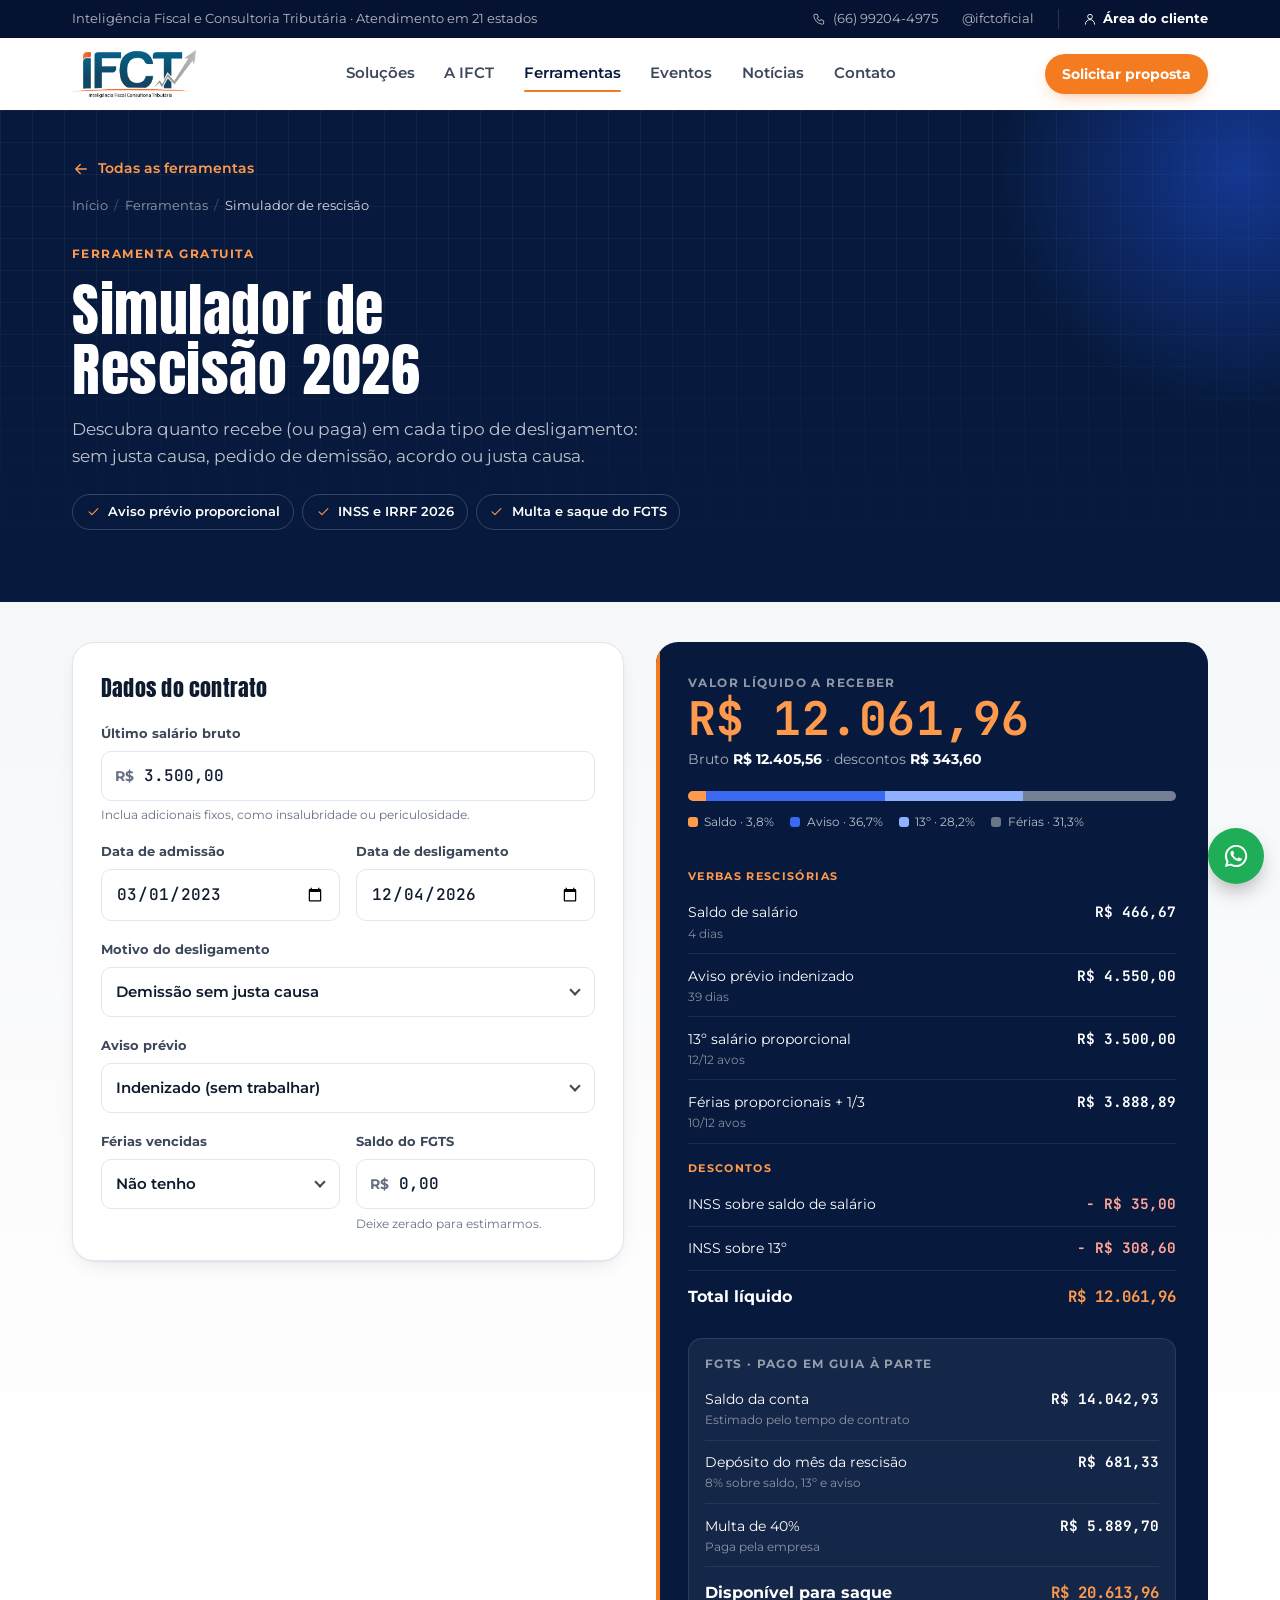
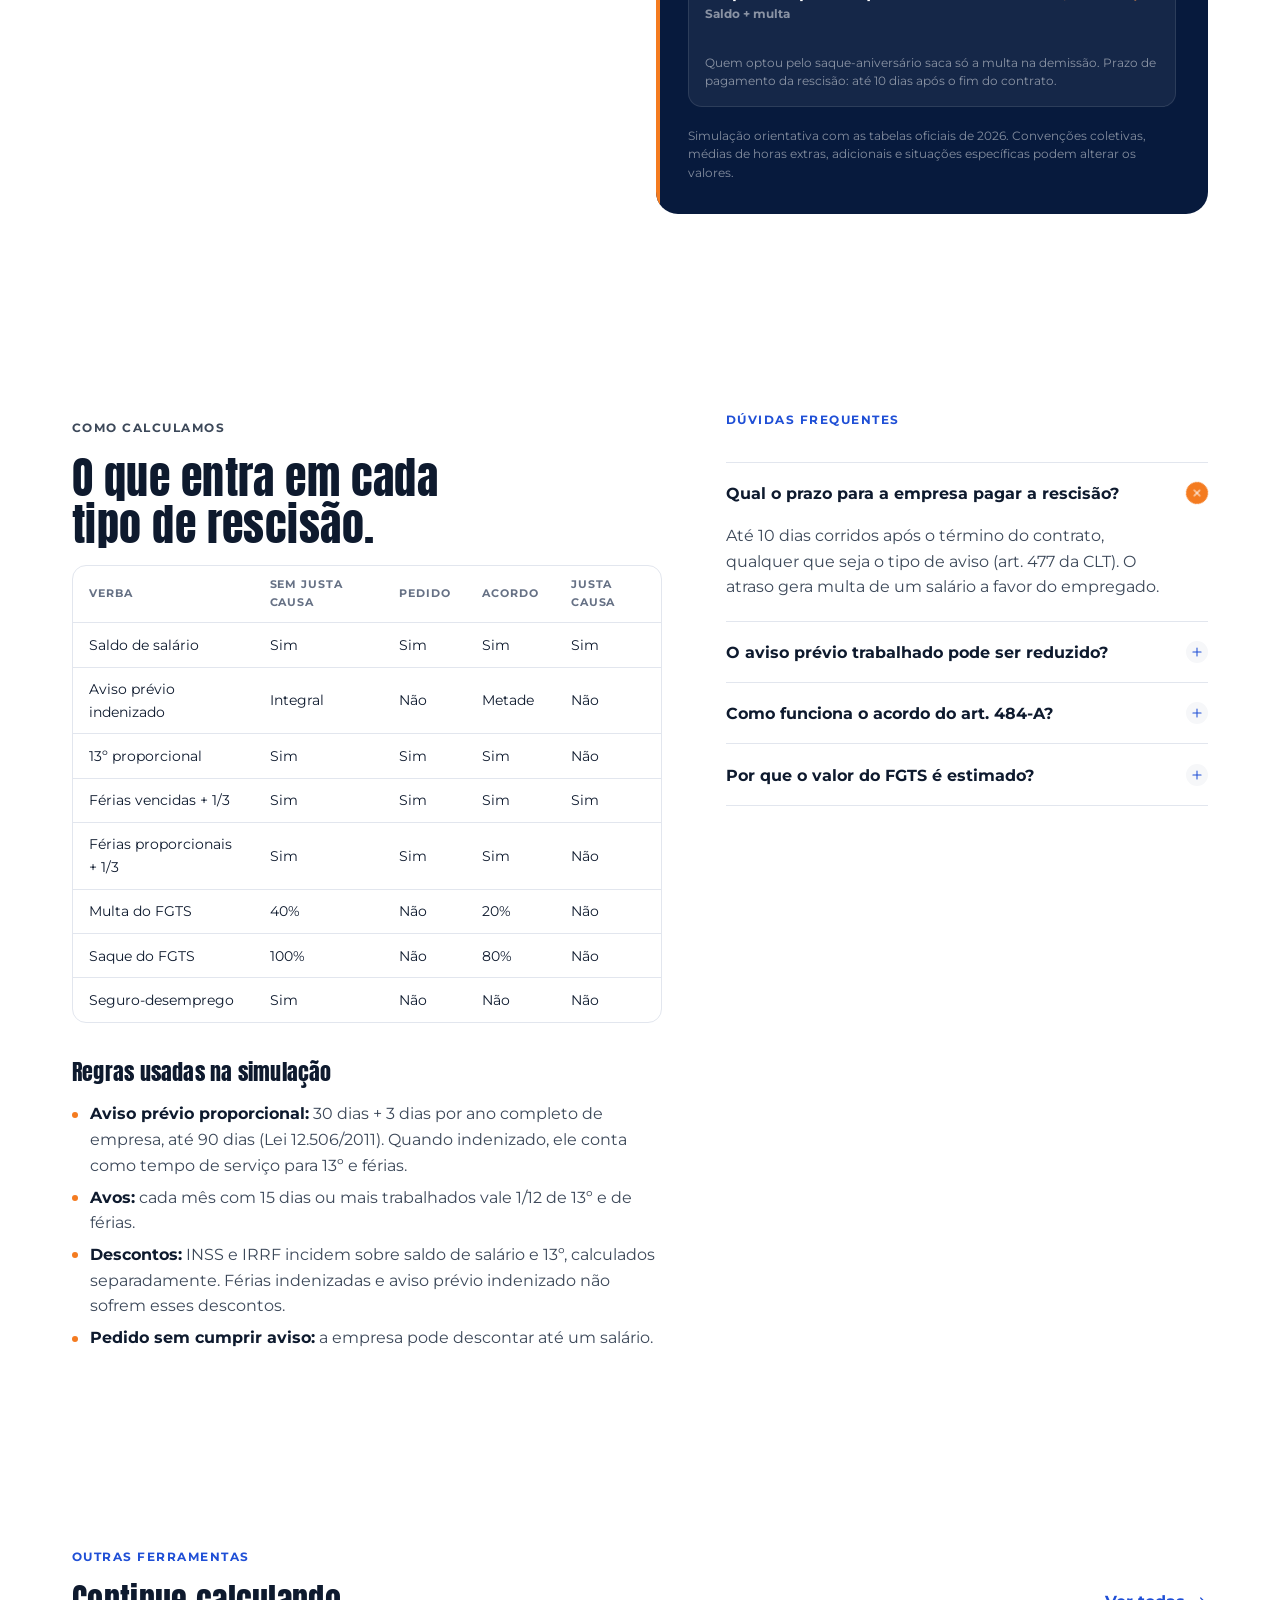
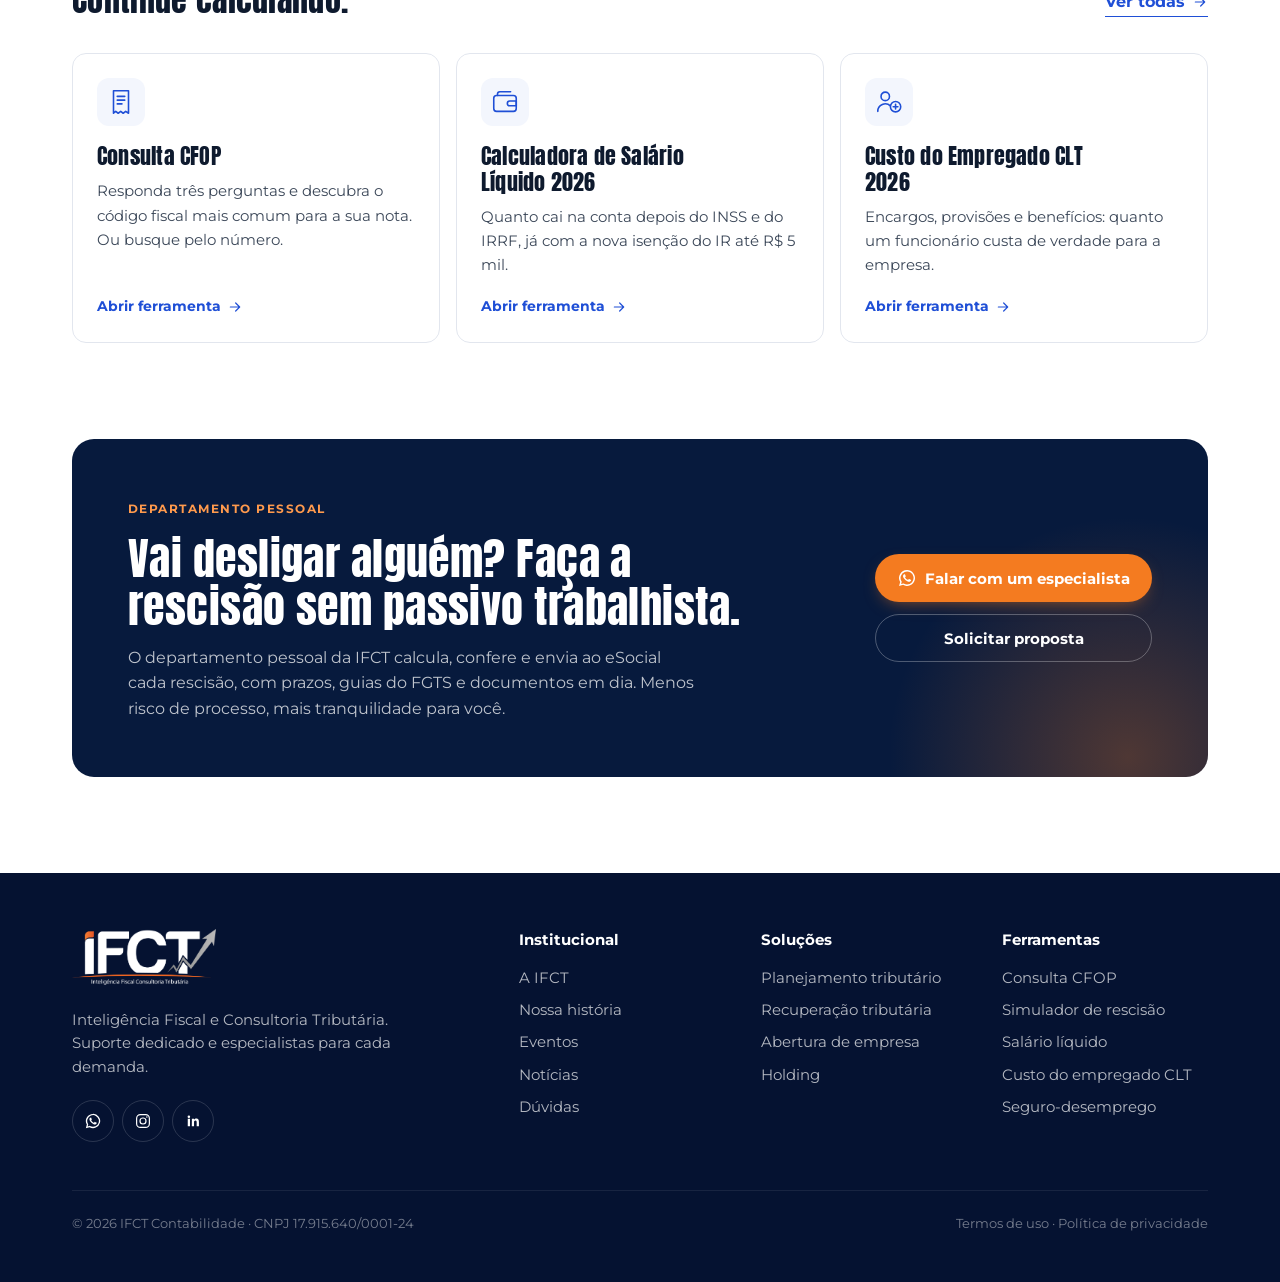
<file: ferramentas/rescisao.html>
<!doctype html>
<html lang="pt-BR">
<head>
  <meta charset="utf-8">
  <meta name="viewport" content="width=device-width, initial-scale=1">
  <title>Simulador de Rescisão 2026 — IFCT Contabilidade</title>
  <meta name="description" content="Simule a rescisão do contrato de trabalho em 2026: saldo de salário, aviso prévio, 13º, férias, multa do FGTS, INSS e IRRF. Grátis.">
  <meta name="theme-color" content="#071A3D">

  <link rel="preconnect" href="https://fonts.googleapis.com">
  <link rel="preconnect" href="https://fonts.gstatic.com" crossorigin>
  <link href="https://fonts.googleapis.com/css2?family=Anton&family=Montserrat:wght@400;500;600;700&family=JetBrains+Mono:wght@500;700&display=swap" rel="stylesheet">
  <link rel="stylesheet" href="../css/style.css">
</head>
<body>

<!-- Sprite de ícones (traço fino, consistente em todo o site) -->
<svg width="0" height="0" style="position:absolute" aria-hidden="true">
  <symbol id="i-arrow" viewBox="0 0 24 24"><path d="M5 12h14M13 6l6 6-6 6" fill="none" stroke="currentColor" stroke-width="1.8" stroke-linecap="round" stroke-linejoin="round"/></symbol>
  <symbol id="i-arrow-up" viewBox="0 0 24 24"><path d="M7 17 17 7M8 7h9v9" fill="none" stroke="currentColor" stroke-width="1.8" stroke-linecap="round" stroke-linejoin="round"/></symbol>
  <symbol id="i-phone" viewBox="0 0 24 24"><path d="M5 4h4l2 5-2.5 1.5a11 11 0 0 0 5 5L15 13l5 2v4a2 2 0 0 1-2 2A16 16 0 0 1 3 6a2 2 0 0 1 2-2" fill="none" stroke="currentColor" stroke-width="1.6" stroke-linejoin="round"/></symbol>
  <symbol id="i-user" viewBox="0 0 24 24"><circle cx="12" cy="8" r="4" fill="none" stroke="currentColor" stroke-width="1.6"/><path d="M4 21a8 8 0 0 1 16 0" fill="none" stroke="currentColor" stroke-width="1.6" stroke-linecap="round"/></symbol>
  <symbol id="i-plus" viewBox="0 0 24 24"><path d="M12 5v14M5 12h14" fill="none" stroke="currentColor" stroke-width="1.8" stroke-linecap="round"/></symbol>
  <symbol id="i-copy" viewBox="0 0 24 24"><rect x="8" y="8" width="12" height="12" rx="2" fill="none" stroke="currentColor" stroke-width="1.6"/><path d="M16 8V6a2 2 0 0 0-2-2H6a2 2 0 0 0-2 2v8a2 2 0 0 0 2 2h2" fill="none" stroke="currentColor" stroke-width="1.6"/></symbol>
  <symbol id="i-search" viewBox="0 0 24 24"><circle cx="11" cy="11" r="7" fill="none" stroke="currentColor" stroke-width="1.7"/><path d="m20 20-3.5-3.5" fill="none" stroke="currentColor" stroke-width="1.7" stroke-linecap="round"/></symbol>
  <symbol id="i-whats" viewBox="0 0 24 24"><path d="M12 2.5A9.5 9.5 0 0 0 3.8 16.8L2.5 21.5l4.8-1.3A9.5 9.5 0 1 0 12 2.5m0 17.3a7.8 7.8 0 0 1-4-1.1l-.3-.2-2.8.8.8-2.8-.2-.3A7.8 7.8 0 1 1 12 19.8m4.3-5.8c-.2-.1-1.4-.7-1.6-.8s-.4-.1-.5.1-.6.8-.8.9-.3.2-.5 0a6.4 6.4 0 0 1-3.2-2.8c-.2-.4.2-.4.7-1.3a.4.4 0 0 0 0-.4l-.7-1.8c-.2-.5-.4-.4-.5-.4h-.5a.9.9 0 0 0-.6.3 2.7 2.7 0 0 0-.9 2 4.7 4.7 0 0 0 1 2.5 10.7 10.7 0 0 0 4.1 3.6c1.5.7 2.1.7 2.9.6a2.4 2.4 0 0 0 1.6-1.1 2 2 0 0 0 .1-1.1c0-.1-.2-.2-.5-.3" fill="currentColor"/></symbol>
  <symbol id="i-insta" viewBox="0 0 24 24"><rect x="3.5" y="3.5" width="17" height="17" rx="5" fill="none" stroke="currentColor" stroke-width="1.6"/><circle cx="12" cy="12" r="4" fill="none" stroke="currentColor" stroke-width="1.6"/><circle cx="17.2" cy="6.8" r="1" fill="currentColor"/></symbol>
  <symbol id="i-linkedin" viewBox="0 0 24 24"><path d="M5 9h3v10H5zM6.5 4.5a1.7 1.7 0 1 1 0 3.4 1.7 1.7 0 0 1 0-3.4M10.5 9h2.9v1.4c.4-.8 1.4-1.6 2.9-1.6 3 0 3.6 2 3.6 4.6V19h-3v-5c0-1.2 0-2.7-1.6-2.7s-1.9 1.3-1.9 2.6V19h-3z" fill="currentColor"/></symbol>
  <!-- Eventos -->
  <symbol id="i-cal" viewBox="0 0 24 24"><g fill="none" stroke="currentColor" stroke-width="1.7" stroke-linecap="round" stroke-linejoin="round"><rect x="3.5" y="5" width="17" height="15.5" rx="2"/><path d="M3.5 10h17M8 3v4M16 3v4"/></g></symbol>
  <symbol id="i-pin" viewBox="0 0 24 24"><g fill="none" stroke="currentColor" stroke-width="1.7" stroke-linecap="round" stroke-linejoin="round"><path d="M12 21s-7-6.2-7-11.5a7 7 0 0 1 14 0C19 14.8 12 21 12 21z"/><circle cx="12" cy="9.5" r="2.5"/></g></symbol>
  <symbol id="i-clock" viewBox="0 0 24 24"><g fill="none" stroke="currentColor" stroke-width="1.7" stroke-linecap="round" stroke-linejoin="round"><circle cx="12" cy="12" r="8.5"/><path d="M12 7.5V12l3 2"/></g></symbol>
  <symbol id="i-share" viewBox="0 0 24 24"><g fill="none" stroke="currentColor" stroke-width="1.7" stroke-linecap="round" stroke-linejoin="round"><circle cx="18" cy="5.5" r="2.5"/><circle cx="6" cy="12" r="2.5"/><circle cx="18" cy="18.5" r="2.5"/><path d="m8.2 10.8 7.6-4M8.2 13.2l7.6 4"/></g></symbol>
  <symbol id="i-check" viewBox="0 0 24 24"><g fill="none" stroke="currentColor" stroke-width="1.7" stroke-linecap="round" stroke-linejoin="round"><path d="m5 12.5 4.5 4.5L19 7.5"/></g></symbol>
  <symbol id="i-tag" viewBox="0 0 24 24"><g fill="none" stroke="currentColor" stroke-width="1.7" stroke-linecap="round" stroke-linejoin="round"><path d="M3.5 12.2V4.5a1 1 0 0 1 1-1h7.7l8.3 8.3a1.5 1.5 0 0 1 0 2.1l-6.1 6.1a1.5 1.5 0 0 1-2.1 0z"/><circle cx="8" cy="8" r="1.4"/></g></symbol>
  <!-- Ferramentas -->
  <symbol id="t-cfop" viewBox="0 0 32 32"><g fill="none" stroke="currentColor" stroke-width="1.7" stroke-linecap="round" stroke-linejoin="round"><path d="M8 4h16v24l-3-2-2.7 2-2.6-2-2.7 2-2.6-2L8 28z"/><path d="M12 10h8M12 14h8M12 18h5"/></g></symbol>
  <symbol id="t-resc" viewBox="0 0 32 32"><g fill="none" stroke="currentColor" stroke-width="1.7" stroke-linecap="round" stroke-linejoin="round"><path d="M19 9V6a1.5 1.5 0 0 0-1.5-1.5h-11A1.5 1.5 0 0 0 5 6v20a1.5 1.5 0 0 0 1.5 1.5h11A1.5 1.5 0 0 0 19 26v-3"/><path d="M12 16h15M23 12l4 4-4 4"/></g></symbol>
  <symbol id="t-sal" viewBox="0 0 32 32"><g fill="none" stroke="currentColor" stroke-width="1.7" stroke-linecap="round" stroke-linejoin="round"><rect x="4" y="9" width="24" height="17" rx="3"/><path d="M8 9V7.5A2.5 2.5 0 0 1 10.5 5H22"/><path d="M21 15h7v5h-7a2.5 2.5 0 0 1 0-5z"/></g></symbol>
  <symbol id="t-cost" viewBox="0 0 32 32"><g fill="none" stroke="currentColor" stroke-width="1.7" stroke-linecap="round" stroke-linejoin="round"><circle cx="12" cy="10" r="4.5"/><path d="M4 26a8 8 0 0 1 13.5-5.8"/><circle cx="23" cy="21" r="5.5"/><path d="M23 18.5v5M20.5 21h5"/></g></symbol>
  <symbol id="t-sd" viewBox="0 0 32 32"><g fill="none" stroke="currentColor" stroke-width="1.7" stroke-linecap="round" stroke-linejoin="round"><path d="M4 16a12 12 0 0 1 24 0z"/><path d="M16 16v8a3 3 0 0 1-6 0M16 4v-.5"/></g></symbol>
</svg>

<a class="skip" href="#conteudo">Pular para o conteúdo</a>

<!-- ============ CABEÇALHO ============ -->
<header class="header" data-header>
  <div class="topbar">
    <div class="container topbar__in">
      <p>Inteligência Fiscal e Consultoria Tributária · Atendimento em 21 estados</p>
      <div class="topbar__links">
        <a href="tel:+5566992044975"><svg><use href="#i-phone"/></svg>(66) 99204-4975</a>
        <a href="https://www.instagram.com/ifctoficial/" target="_blank" rel="noopener">@ifctoficial</a>
        <a class="topbar__client" href="../index.html#contato"><svg><use href="#i-user"/></svg>Área do cliente</a>
      </div>
    </div>
  </div>

  <div class="container nav">
    <a class="logo" href="../index.html" aria-label="IFCT Contabilidade — início">
      <img src="../assent/LOGO IFCT COLORIDA (fundo transparente).png" alt="IFCT Contabilidade" width="3058" height="1186">
    </a>

    <nav class="nav__menu" id="menu" aria-label="Principal" data-menu>
      <ul>
        <li><a href="../index.html#solucoes">Soluções</a></li>
        <li><a href="../index.html#sobre">A IFCT</a></li>
        <li><a href="../ferramentas.html" class="is-current" aria-current="page">Ferramentas</a></li>
        <li><a href="../eventos.html">Eventos</a></li>
        <li><a href="../index.html#noticias">Notícias</a></li>
        <li><a href="../index.html#contato">Contato</a></li>
      </ul>
      <a class="btn btn--orange nav__cta-mobile" href="../index.html#contato">Solicitar proposta</a>
      <p class="nav__mobile-foot">(66) 99204-4975 · CNPJ 17.915.640/0001-24</p>
    </nav>

    <a class="btn btn--orange btn--sm nav__cta" href="../index.html#contato">Solicitar proposta</a>

    <button class="burger" type="button" aria-controls="menu" aria-expanded="false" aria-label="Abrir menu" data-burger>
      <span></span><span></span>
    </button>
  </div>
</header>

<main id="conteudo">
<section class="page-hero">
  <div class="container">
    <a class="back-link" href="../ferramentas.html"><svg aria-hidden="true"><use href="#i-arrow"/></svg>Todas as ferramentas</a>
    <ol class="crumbs">
        <li><a href="../index.html">Início</a></li>
        <li><a href="../ferramentas.html">Ferramentas</a></li>
        <li aria-current="page">Simulador de rescisão</li>
      </ol>
    <p class="eyebrow eyebrow--light">Ferramenta gratuita</p>
    <h1>Simulador de Rescisão 2026</h1>
    <p class="page-hero__lead">Descubra quanto recebe (ou paga) em cada tipo de desligamento: sem justa causa, pedido de demissão, acordo ou justa causa.</p>
    <ul class="page-hero__meta">
      <li><svg><use href="#i-check"/></svg>Aviso prévio proporcional</li>
      <li><svg><use href="#i-check"/></svg>INSS e IRRF 2026</li>
      <li><svg><use href="#i-check"/></svg>Multa e saque do FGTS</li>
    </ul>
  </div>
</section>

<section class="calc-wrap">
  <div class="container calc">
    <form class="calc__form tool" data-calc="rescisao" novalidate>
      <h2 class="calc__title">Dados do contrato</h2>
      <label class="input">
          <span>Último salário bruto</span>
          <span class="money"><input name="salario" inputmode="numeric" autocomplete="off" value="3.500,00" data-money></span>
          <small>Inclua adicionais fixos, como insalubridade ou periculosidade.</small>
        </label>
      <div class="grid-2">
        <label class="input">
          <span>Data de admissão</span>
          <input type="date" name="admissao" value="2023-03-01" required>
        </label>
        <label class="input">
          <span>Data de desligamento</span>
          <input type="date" name="saida" required data-today>
        </label>
      </div>
      <label class="input">
        <span>Motivo do desligamento</span>
        <span class="select"><select name="motivo">
          <option value="sem-justa">Demissão sem justa causa</option>
          <option value="pedido">Pedido de demissão</option>
          <option value="acordo">Acordo entre as partes (art. 484-A)</option>
          <option value="justa">Demissão por justa causa</option>
        </select></span>
      </label>
      <label class="input" data-aviso-field>
        <span>Aviso prévio</span>
        <span class="select"><select name="aviso"></select></span>
      </label>
      <div class="grid-2">
        <label class="input">
          <span>Férias vencidas</span>
          <span class="select"><select name="vencidas">
            <option value="0">Não tenho</option>
            <option value="1">1 período</option>
            <option value="2">2 períodos</option>
          </select></span>
        </label>
        <label class="input">
          <span>Saldo do FGTS</span>
          <span class="money"><input name="fgts" inputmode="numeric" autocomplete="off" value="0,00" data-money></span>
          <small>Deixe zerado para estimarmos.</small>
        </label>
      </div>
    </form>

    <div class="out" data-out>
        <div aria-live="polite">
          <span class="out__kicker">Valor líquido a receber</span>
          <strong class="out__total" data-total>R$ 0,00</strong>
          <p class="out__sub" data-sub></p>
        </div>
        <p class="out__alert" data-alert></p>
        <div class="split" data-split aria-hidden="true"></div>
        <ul class="legend" data-legend></ul>
        <ul class="lines" data-lines></ul>
        <div data-extra></div>
        <p class="out__note">Simulação orientativa com as tabelas oficiais de 2026. Convenções coletivas, médias de horas extras, adicionais e situações específicas podem alterar os valores.</p>
      </div>
  </div>
</section>

<section class="section explain" aria-labelledby="exp-title">
  <div class="container explain__grid">
    <div class="prose reveal">
      <p class="eyebrow">Como calculamos</p>
      <h2 class="h2" id="exp-title">O que entra em cada tipo de rescisão.</h2>
      <div class="table-scroll">
        <table class="ref-table">
          <thead><tr><th>Verba</th><th>Sem justa causa</th><th>Pedido</th><th>Acordo</th><th>Justa causa</th></tr></thead>
          <tbody>
            <tr><td>Saldo de salário</td><td>Sim</td><td>Sim</td><td>Sim</td><td>Sim</td></tr>
            <tr><td>Aviso prévio indenizado</td><td>Integral</td><td>Não</td><td>Metade</td><td>Não</td></tr>
            <tr><td>13º proporcional</td><td>Sim</td><td>Sim</td><td>Sim</td><td>Não</td></tr>
            <tr><td>Férias vencidas + 1/3</td><td>Sim</td><td>Sim</td><td>Sim</td><td>Sim</td></tr>
            <tr><td>Férias proporcionais + 1/3</td><td>Sim</td><td>Sim</td><td>Sim</td><td>Não</td></tr>
            <tr><td>Multa do FGTS</td><td>40%</td><td>Não</td><td>20%</td><td>Não</td></tr>
            <tr><td>Saque do FGTS</td><td>100%</td><td>Não</td><td>80%</td><td>Não</td></tr>
            <tr><td>Seguro-desemprego</td><td>Sim</td><td>Não</td><td>Não</td><td>Não</td></tr>
          </tbody>
        </table>
      </div>
      <h3>Regras usadas na simulação</h3>
      <ul>
        <li><strong>Aviso prévio proporcional:</strong> 30 dias + 3 dias por ano completo de empresa, até 90 dias (Lei 12.506/2011). Quando indenizado, ele conta como tempo de serviço para 13º e férias.</li>
        <li><strong>Avos:</strong> cada mês com 15 dias ou mais trabalhados vale 1/12 de 13º e de férias.</li>
        <li><strong>Descontos:</strong> INSS e IRRF incidem sobre saldo de salário e 13º, calculados separadamente. Férias indenizadas e aviso prévio indenizado não sofrem esses descontos.</li>
        <li><strong>Pedido sem cumprir aviso:</strong> a empresa pode descontar até um salário.</li>
      </ul>
    </div>
    <div class="reveal">
      <p class="eyebrow">Dúvidas frequentes</p>
      <div class="faq__list">
        <details class="qa" open>
          <summary>Qual o prazo para a empresa pagar a rescisão?<svg><use href="#i-plus"/></svg></summary>
          <p>Até 10 dias corridos após o término do contrato, qualquer que seja o tipo de aviso (art. 477 da CLT). O atraso gera multa de um salário a favor do empregado.</p>
        </details>
        <details class="qa">
          <summary>O aviso prévio trabalhado pode ser reduzido?<svg><use href="#i-plus"/></svg></summary>
          <p>Sim. Na demissão sem justa causa com aviso trabalhado, o empregado escolhe entre sair 2 horas mais cedo por dia ou faltar 7 dias corridos, sem desconto.</p>
        </details>
        <details class="qa">
          <summary>Como funciona o acordo do art. 484-A?<svg><use href="#i-plus"/></svg></summary>
          <p>Empresa e empregado decidem juntos encerrar o contrato. O empregado recebe metade do aviso indenizado e 20% de multa do FGTS, pode sacar 80% do saldo, mas não tem direito ao seguro-desemprego.</p>
        </details>
        <details class="qa">
          <summary>Por que o valor do FGTS é estimado?<svg><use href="#i-plus"/></svg></summary>
          <p>O saldo real depende dos depósitos feitos durante todo o contrato e da correção. Para um cálculo exato da multa, informe o saldo que aparece no app FGTS.</p>
        </details>
      </div>
    </div>
  </div>
</section>

<section class="related" aria-labelledby="rel-title">
  <div class="container">
    <header class="section-head">
      <div>
        <p class="eyebrow">Outras ferramentas</p>
        <h2 class="h2" id="rel-title">Continue calculando.</h2>
      </div>
      <a class="link-arrow" href="../ferramentas.html">Ver todas <svg><use href="#i-arrow"/></svg></a>
    </header>
    <div class="tools-grid">
      <article class="tool-card reveal">
        <svg class="tool-card__icon"><use href="#t-cfop"/></svg>
        
        <h3>Consulta CFOP</h3>
        <p>Responda três perguntas e descubra o código fiscal mais comum para a sua nota. Ou busque pelo número.</p>
        <a class="tool-card__go" href="../ferramentas/cfop.html">Abrir ferramenta <svg><use href="#i-arrow"/></svg></a>
      </article>
      <article class="tool-card reveal">
        <svg class="tool-card__icon"><use href="#t-sal"/></svg>
        
        <h3>Calculadora de Salário Líquido 2026</h3>
        <p>Quanto cai na conta depois do INSS e do IRRF, já com a nova isenção do IR até R$ 5 mil.</p>
        <a class="tool-card__go" href="../ferramentas/salario-liquido.html">Abrir ferramenta <svg><use href="#i-arrow"/></svg></a>
      </article>
      <article class="tool-card reveal">
        <svg class="tool-card__icon"><use href="#t-cost"/></svg>
        
        <h3>Custo do Empregado CLT 2026</h3>
        <p>Encargos, provisões e benefícios: quanto um funcionário custa de verdade para a empresa.</p>
        <a class="tool-card__go" href="../ferramentas/custo-clt.html">Abrir ferramenta <svg><use href="#i-arrow"/></svg></a>
      </article>
    </div>
  </div>
</section>

<section class="cta-band" aria-labelledby="cta-title">
  <div class="container">
    <div class="cta-box reveal">
      <div>
        <p class="eyebrow eyebrow--light">Departamento pessoal</p>
        <h2 class="h2" id="cta-title">Vai desligar alguém? Faça a rescisão sem passivo trabalhista.</h2>
        <p>O departamento pessoal da IFCT calcula, confere e envia ao eSocial cada rescisão, com prazos, guias do FGTS e documentos em dia. Menos risco de processo, mais tranquilidade para você.</p>
      </div>
      <div class="cta-box__actions">
        <a class="btn btn--orange" href="https://wa.me/5566992044975?text=Ol%C3%A1!%20Usei%20o%20simulador%20de%20rescis%C3%A3o%20do%20site%20e%20preciso%20de%20ajuda%20com%20o%20departamento%20pessoal%20da%20minha%20empresa." target="_blank" rel="noopener"><svg><use href="#i-whats"/></svg>Falar com um especialista</a>
        <a class="btn btn--ghost-light" href="../index.html#contato">Solicitar proposta</a>
      </div>
    </div>
  </div>
</section>
</main>

<!-- ============ RODAPÉ ============ -->
<footer class="footer">
  <div class="container footer__grid">
    <div class="footer__brand">
      <a class="logo" href="../index.html" aria-label="IFCT Contabilidade">
        <img src="../assent/LOGO IFCT BRANCA (fundo transparente).png" alt="IFCT Contabilidade" width="3058" height="1186" loading="lazy">
      </a>
      <p>Inteligência Fiscal e Consultoria Tributária. Suporte dedicado e especialistas para cada demanda.</p>
      <div class="social">
        <a href="https://wa.me/5566992044975" target="_blank" rel="noopener" aria-label="WhatsApp"><svg><use href="#i-whats"/></svg></a>
        <a href="https://www.instagram.com/ifctoficial/" target="_blank" rel="noopener" aria-label="Instagram"><svg><use href="#i-insta"/></svg></a>
        <a href="https://br.linkedin.com/in/ifct-intelig%C3%AAncia-fiscal-bb7b30173" target="_blank" rel="noopener" aria-label="LinkedIn"><svg><use href="#i-linkedin"/></svg></a>
      </div>
    </div>
    <nav class="footer__col" aria-label="Institucional">
      <p>Institucional</p>
      <a href="../index.html#sobre">A IFCT</a><a href="../index.html#historia">Nossa história</a><a href="../eventos.html">Eventos</a><a href="../index.html#noticias">Notícias</a><a href="../index.html#duvidas">Dúvidas</a>
    </nav>
    <nav class="footer__col" aria-label="Soluções">
      <p>Soluções</p>
      <a href="../index.html#solucoes">Planejamento tributário</a><a href="../index.html#solucoes">Recuperação tributária</a><a href="../index.html#solucoes">Abertura de empresa</a><a href="../index.html#solucoes">Holding</a>
    </nav>
    <nav class="footer__col" aria-label="Ferramentas">
      <p>Ferramentas</p>
      <a href="../ferramentas/cfop.html">Consulta CFOP</a><a href="../ferramentas/rescisao.html">Simulador de rescisão</a><a href="../ferramentas/salario-liquido.html">Salário líquido</a><a href="../ferramentas/custo-clt.html">Custo do empregado CLT</a><a href="../ferramentas/seguro-desemprego.html">Seguro-desemprego</a>
    </nav>
  </div>
  <div class="container footer__bottom">
    <p>© <span data-year>2026</span> IFCT Contabilidade · CNPJ 17.915.640/0001-24</p>
    <p><a href="https://ifctcontabilidade.com.br/termos.html">Termos de uso</a> · <a href="https://ifctcontabilidade.com.br/politica.html">Política de privacidade</a></p>
  </div>
</footer>

<!-- WhatsApp flutuante -->
<a class="fab" href="https://wa.me/5566992044975?text=Ol%C3%A1!%20Encontrei%20o%20contato%20de%20voc%C3%AAs%20atrav%C3%A9s%20do%20site." target="_blank" rel="noopener" aria-label="Falar no WhatsApp">
  <svg><use href="#i-whats"/></svg>
</a>

<script src="../js/main.js" defer></script>
<script src="../js/calculadoras.js" defer></script>
</body>
</html>
</file>
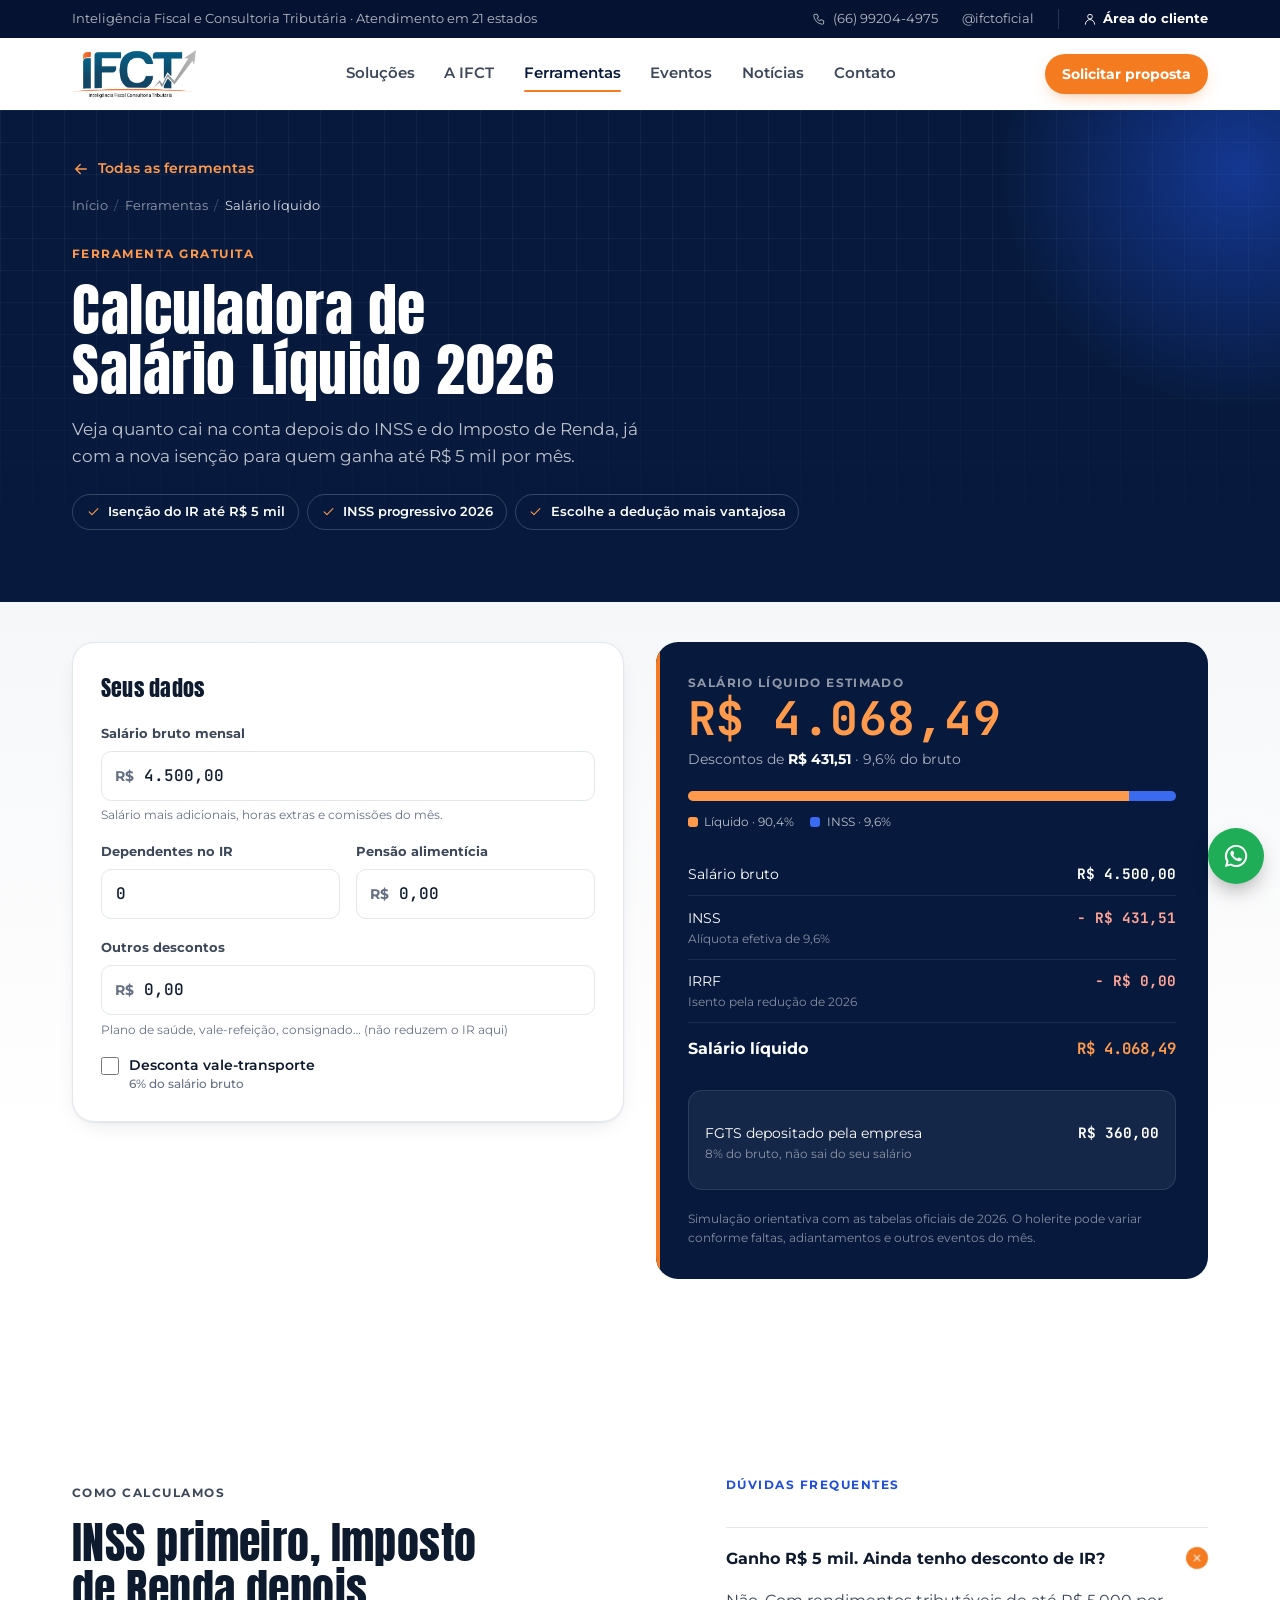
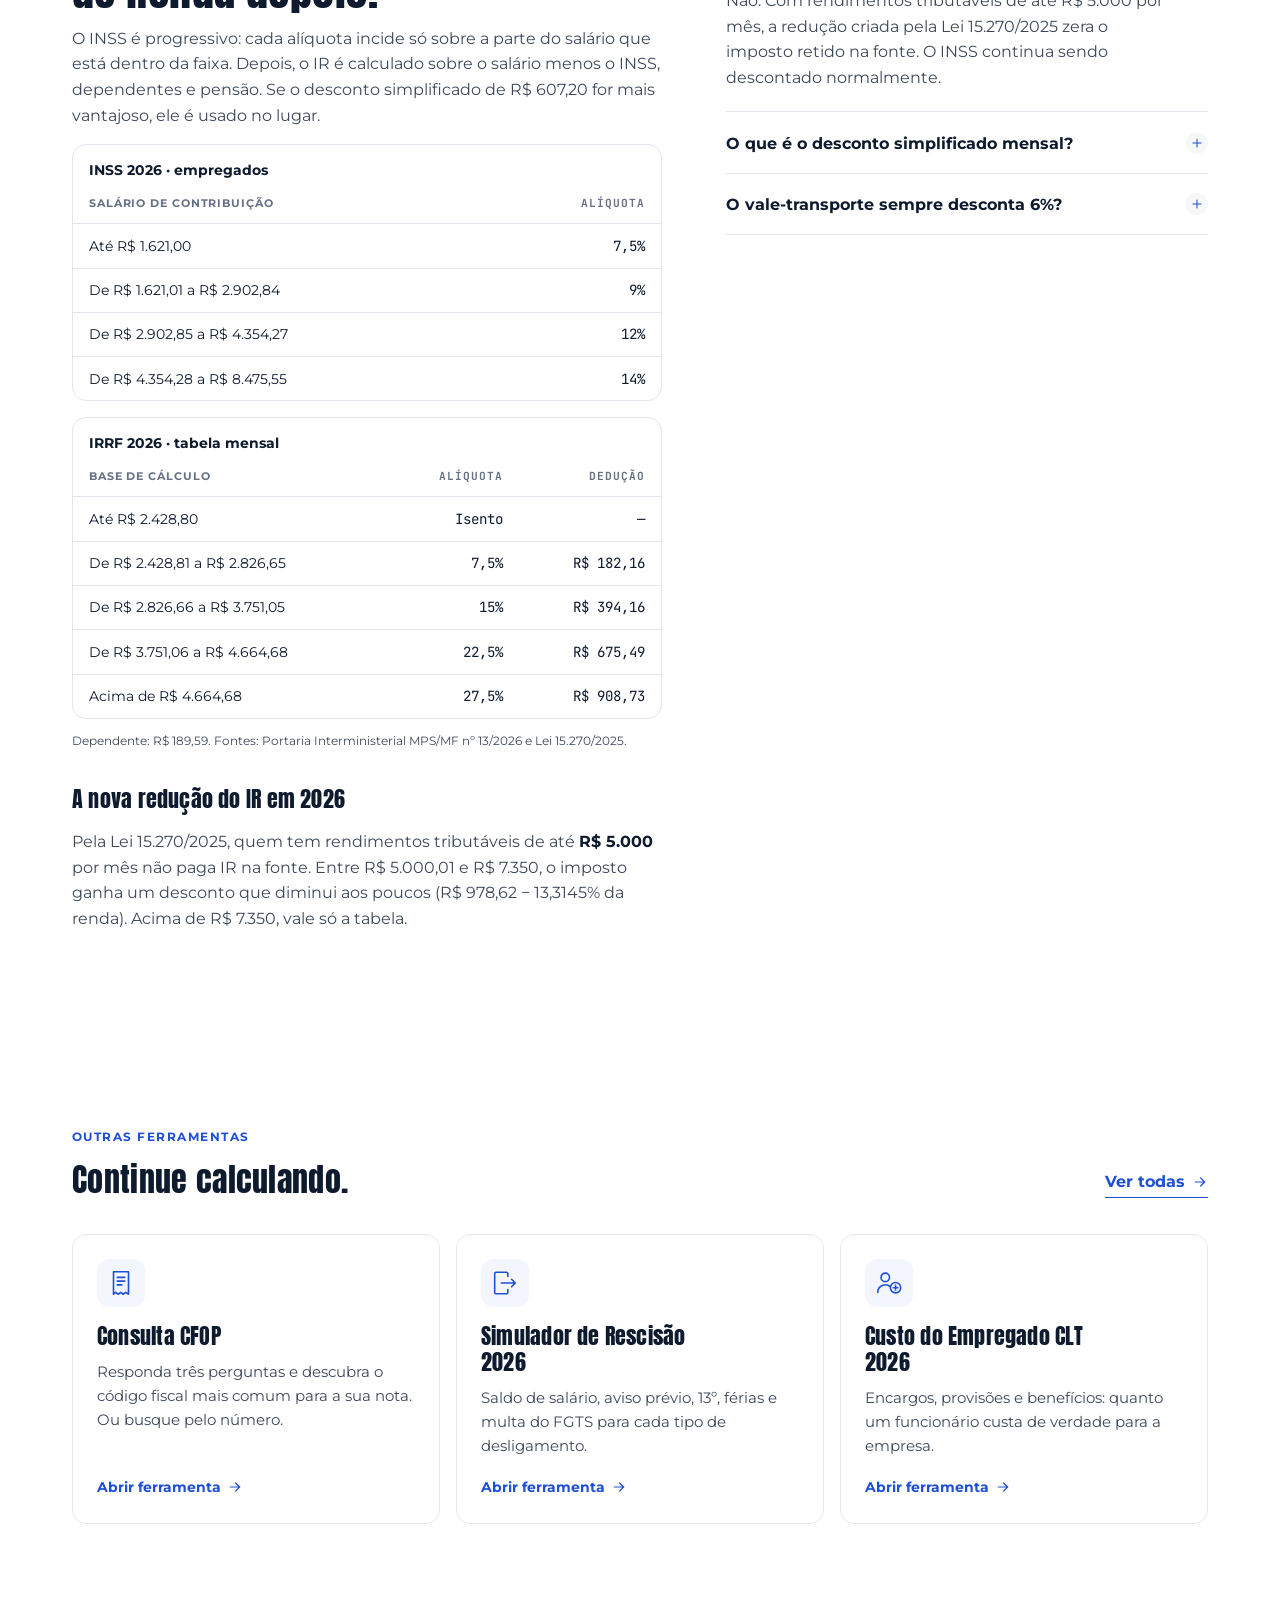
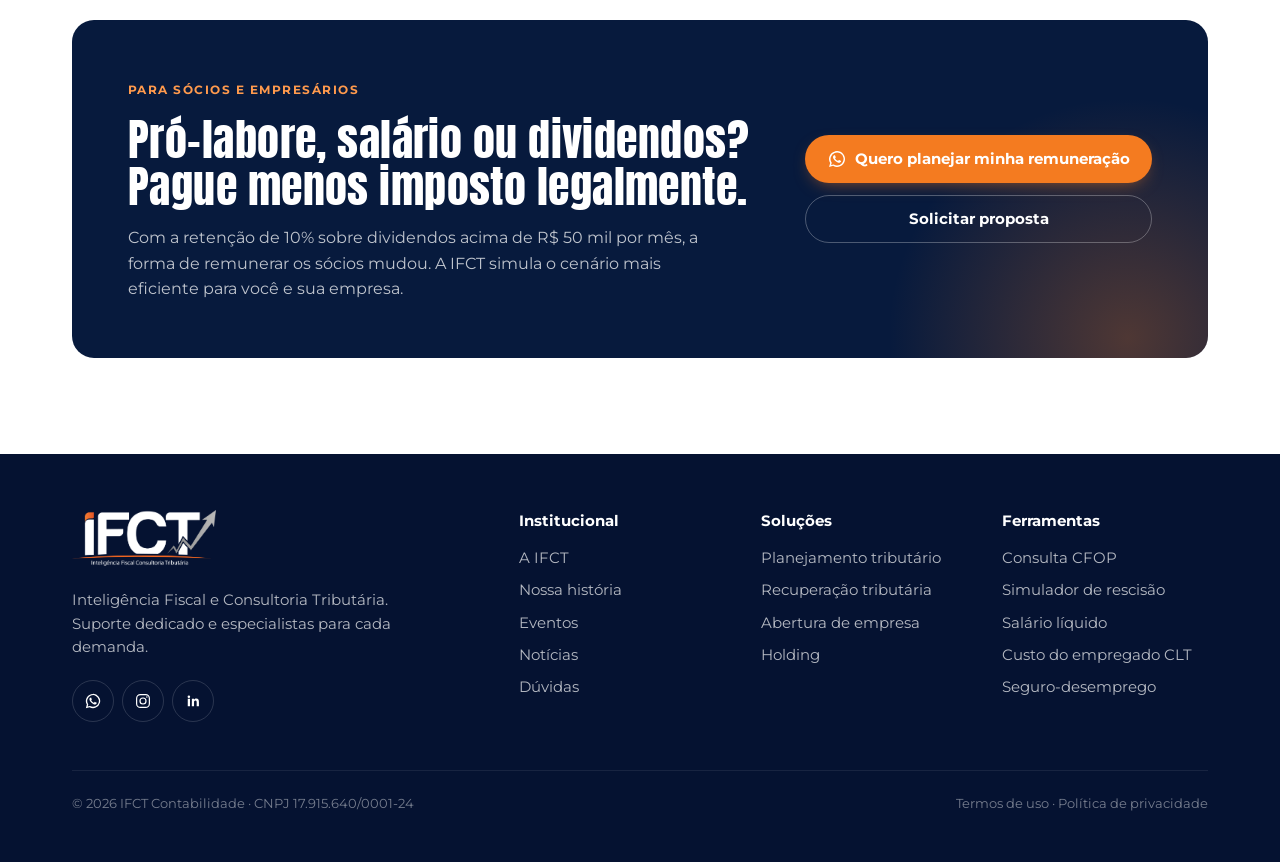
<file: ferramentas/salario-liquido.html>
<!doctype html>
<html lang="pt-BR">
<head>
  <meta charset="utf-8">
  <meta name="viewport" content="width=device-width, initial-scale=1">
  <title>Calculadora de Salário Líquido 2026 — IFCT Contabilidade</title>
  <meta name="description" content="Calcule o salário líquido em 2026 com a nova tabela do INSS e do IRRF, incluindo a isenção do Imposto de Renda para quem ganha até R$ 5 mil.">
  <meta name="theme-color" content="#071A3D">

  <link rel="preconnect" href="https://fonts.googleapis.com">
  <link rel="preconnect" href="https://fonts.gstatic.com" crossorigin>
  <link href="https://fonts.googleapis.com/css2?family=Anton&family=Montserrat:wght@400;500;600;700&family=JetBrains+Mono:wght@500;700&display=swap" rel="stylesheet">
  <link rel="stylesheet" href="../css/style.css">
</head>
<body>

<!-- Sprite de ícones (traço fino, consistente em todo o site) -->
<svg width="0" height="0" style="position:absolute" aria-hidden="true">
  <symbol id="i-arrow" viewBox="0 0 24 24"><path d="M5 12h14M13 6l6 6-6 6" fill="none" stroke="currentColor" stroke-width="1.8" stroke-linecap="round" stroke-linejoin="round"/></symbol>
  <symbol id="i-arrow-up" viewBox="0 0 24 24"><path d="M7 17 17 7M8 7h9v9" fill="none" stroke="currentColor" stroke-width="1.8" stroke-linecap="round" stroke-linejoin="round"/></symbol>
  <symbol id="i-phone" viewBox="0 0 24 24"><path d="M5 4h4l2 5-2.5 1.5a11 11 0 0 0 5 5L15 13l5 2v4a2 2 0 0 1-2 2A16 16 0 0 1 3 6a2 2 0 0 1 2-2" fill="none" stroke="currentColor" stroke-width="1.6" stroke-linejoin="round"/></symbol>
  <symbol id="i-user" viewBox="0 0 24 24"><circle cx="12" cy="8" r="4" fill="none" stroke="currentColor" stroke-width="1.6"/><path d="M4 21a8 8 0 0 1 16 0" fill="none" stroke="currentColor" stroke-width="1.6" stroke-linecap="round"/></symbol>
  <symbol id="i-plus" viewBox="0 0 24 24"><path d="M12 5v14M5 12h14" fill="none" stroke="currentColor" stroke-width="1.8" stroke-linecap="round"/></symbol>
  <symbol id="i-copy" viewBox="0 0 24 24"><rect x="8" y="8" width="12" height="12" rx="2" fill="none" stroke="currentColor" stroke-width="1.6"/><path d="M16 8V6a2 2 0 0 0-2-2H6a2 2 0 0 0-2 2v8a2 2 0 0 0 2 2h2" fill="none" stroke="currentColor" stroke-width="1.6"/></symbol>
  <symbol id="i-search" viewBox="0 0 24 24"><circle cx="11" cy="11" r="7" fill="none" stroke="currentColor" stroke-width="1.7"/><path d="m20 20-3.5-3.5" fill="none" stroke="currentColor" stroke-width="1.7" stroke-linecap="round"/></symbol>
  <symbol id="i-whats" viewBox="0 0 24 24"><path d="M12 2.5A9.5 9.5 0 0 0 3.8 16.8L2.5 21.5l4.8-1.3A9.5 9.5 0 1 0 12 2.5m0 17.3a7.8 7.8 0 0 1-4-1.1l-.3-.2-2.8.8.8-2.8-.2-.3A7.8 7.8 0 1 1 12 19.8m4.3-5.8c-.2-.1-1.4-.7-1.6-.8s-.4-.1-.5.1-.6.8-.8.9-.3.2-.5 0a6.4 6.4 0 0 1-3.2-2.8c-.2-.4.2-.4.7-1.3a.4.4 0 0 0 0-.4l-.7-1.8c-.2-.5-.4-.4-.5-.4h-.5a.9.9 0 0 0-.6.3 2.7 2.7 0 0 0-.9 2 4.7 4.7 0 0 0 1 2.5 10.7 10.7 0 0 0 4.1 3.6c1.5.7 2.1.7 2.9.6a2.4 2.4 0 0 0 1.6-1.1 2 2 0 0 0 .1-1.1c0-.1-.2-.2-.5-.3" fill="currentColor"/></symbol>
  <symbol id="i-insta" viewBox="0 0 24 24"><rect x="3.5" y="3.5" width="17" height="17" rx="5" fill="none" stroke="currentColor" stroke-width="1.6"/><circle cx="12" cy="12" r="4" fill="none" stroke="currentColor" stroke-width="1.6"/><circle cx="17.2" cy="6.8" r="1" fill="currentColor"/></symbol>
  <symbol id="i-linkedin" viewBox="0 0 24 24"><path d="M5 9h3v10H5zM6.5 4.5a1.7 1.7 0 1 1 0 3.4 1.7 1.7 0 0 1 0-3.4M10.5 9h2.9v1.4c.4-.8 1.4-1.6 2.9-1.6 3 0 3.6 2 3.6 4.6V19h-3v-5c0-1.2 0-2.7-1.6-2.7s-1.9 1.3-1.9 2.6V19h-3z" fill="currentColor"/></symbol>
  <!-- Eventos -->
  <symbol id="i-cal" viewBox="0 0 24 24"><g fill="none" stroke="currentColor" stroke-width="1.7" stroke-linecap="round" stroke-linejoin="round"><rect x="3.5" y="5" width="17" height="15.5" rx="2"/><path d="M3.5 10h17M8 3v4M16 3v4"/></g></symbol>
  <symbol id="i-pin" viewBox="0 0 24 24"><g fill="none" stroke="currentColor" stroke-width="1.7" stroke-linecap="round" stroke-linejoin="round"><path d="M12 21s-7-6.2-7-11.5a7 7 0 0 1 14 0C19 14.8 12 21 12 21z"/><circle cx="12" cy="9.5" r="2.5"/></g></symbol>
  <symbol id="i-clock" viewBox="0 0 24 24"><g fill="none" stroke="currentColor" stroke-width="1.7" stroke-linecap="round" stroke-linejoin="round"><circle cx="12" cy="12" r="8.5"/><path d="M12 7.5V12l3 2"/></g></symbol>
  <symbol id="i-share" viewBox="0 0 24 24"><g fill="none" stroke="currentColor" stroke-width="1.7" stroke-linecap="round" stroke-linejoin="round"><circle cx="18" cy="5.5" r="2.5"/><circle cx="6" cy="12" r="2.5"/><circle cx="18" cy="18.5" r="2.5"/><path d="m8.2 10.8 7.6-4M8.2 13.2l7.6 4"/></g></symbol>
  <symbol id="i-check" viewBox="0 0 24 24"><g fill="none" stroke="currentColor" stroke-width="1.7" stroke-linecap="round" stroke-linejoin="round"><path d="m5 12.5 4.5 4.5L19 7.5"/></g></symbol>
  <symbol id="i-tag" viewBox="0 0 24 24"><g fill="none" stroke="currentColor" stroke-width="1.7" stroke-linecap="round" stroke-linejoin="round"><path d="M3.5 12.2V4.5a1 1 0 0 1 1-1h7.7l8.3 8.3a1.5 1.5 0 0 1 0 2.1l-6.1 6.1a1.5 1.5 0 0 1-2.1 0z"/><circle cx="8" cy="8" r="1.4"/></g></symbol>
  <!-- Ferramentas -->
  <symbol id="t-cfop" viewBox="0 0 32 32"><g fill="none" stroke="currentColor" stroke-width="1.7" stroke-linecap="round" stroke-linejoin="round"><path d="M8 4h16v24l-3-2-2.7 2-2.6-2-2.7 2-2.6-2L8 28z"/><path d="M12 10h8M12 14h8M12 18h5"/></g></symbol>
  <symbol id="t-resc" viewBox="0 0 32 32"><g fill="none" stroke="currentColor" stroke-width="1.7" stroke-linecap="round" stroke-linejoin="round"><path d="M19 9V6a1.5 1.5 0 0 0-1.5-1.5h-11A1.5 1.5 0 0 0 5 6v20a1.5 1.5 0 0 0 1.5 1.5h11A1.5 1.5 0 0 0 19 26v-3"/><path d="M12 16h15M23 12l4 4-4 4"/></g></symbol>
  <symbol id="t-sal" viewBox="0 0 32 32"><g fill="none" stroke="currentColor" stroke-width="1.7" stroke-linecap="round" stroke-linejoin="round"><rect x="4" y="9" width="24" height="17" rx="3"/><path d="M8 9V7.5A2.5 2.5 0 0 1 10.5 5H22"/><path d="M21 15h7v5h-7a2.5 2.5 0 0 1 0-5z"/></g></symbol>
  <symbol id="t-cost" viewBox="0 0 32 32"><g fill="none" stroke="currentColor" stroke-width="1.7" stroke-linecap="round" stroke-linejoin="round"><circle cx="12" cy="10" r="4.5"/><path d="M4 26a8 8 0 0 1 13.5-5.8"/><circle cx="23" cy="21" r="5.5"/><path d="M23 18.5v5M20.5 21h5"/></g></symbol>
  <symbol id="t-sd" viewBox="0 0 32 32"><g fill="none" stroke="currentColor" stroke-width="1.7" stroke-linecap="round" stroke-linejoin="round"><path d="M4 16a12 12 0 0 1 24 0z"/><path d="M16 16v8a3 3 0 0 1-6 0M16 4v-.5"/></g></symbol>
</svg>

<a class="skip" href="#conteudo">Pular para o conteúdo</a>

<!-- ============ CABEÇALHO ============ -->
<header class="header" data-header>
  <div class="topbar">
    <div class="container topbar__in">
      <p>Inteligência Fiscal e Consultoria Tributária · Atendimento em 21 estados</p>
      <div class="topbar__links">
        <a href="tel:+5566992044975"><svg><use href="#i-phone"/></svg>(66) 99204-4975</a>
        <a href="https://www.instagram.com/ifctoficial/" target="_blank" rel="noopener">@ifctoficial</a>
        <a class="topbar__client" href="../index.html#contato"><svg><use href="#i-user"/></svg>Área do cliente</a>
      </div>
    </div>
  </div>

  <div class="container nav">
    <a class="logo" href="../index.html" aria-label="IFCT Contabilidade — início">
      <img src="../assent/LOGO IFCT COLORIDA (fundo transparente).png" alt="IFCT Contabilidade" width="3058" height="1186">
    </a>

    <nav class="nav__menu" id="menu" aria-label="Principal" data-menu>
      <ul>
        <li><a href="../index.html#solucoes">Soluções</a></li>
        <li><a href="../index.html#sobre">A IFCT</a></li>
        <li><a href="../ferramentas.html" class="is-current" aria-current="page">Ferramentas</a></li>
        <li><a href="../eventos.html">Eventos</a></li>
        <li><a href="../index.html#noticias">Notícias</a></li>
        <li><a href="../index.html#contato">Contato</a></li>
      </ul>
      <a class="btn btn--orange nav__cta-mobile" href="../index.html#contato">Solicitar proposta</a>
      <p class="nav__mobile-foot">(66) 99204-4975 · CNPJ 17.915.640/0001-24</p>
    </nav>

    <a class="btn btn--orange btn--sm nav__cta" href="../index.html#contato">Solicitar proposta</a>

    <button class="burger" type="button" aria-controls="menu" aria-expanded="false" aria-label="Abrir menu" data-burger>
      <span></span><span></span>
    </button>
  </div>
</header>

<main id="conteudo">
<section class="page-hero">
  <div class="container">
    <a class="back-link" href="../ferramentas.html"><svg aria-hidden="true"><use href="#i-arrow"/></svg>Todas as ferramentas</a>
    <ol class="crumbs">
        <li><a href="../index.html">Início</a></li>
        <li><a href="../ferramentas.html">Ferramentas</a></li>
        <li aria-current="page">Salário líquido</li>
      </ol>
    <p class="eyebrow eyebrow--light">Ferramenta gratuita</p>
    <h1>Calculadora de Salário Líquido 2026</h1>
    <p class="page-hero__lead">Veja quanto cai na conta depois do INSS e do Imposto de Renda, já com a nova isenção para quem ganha até R$ 5 mil por mês.</p>
    <ul class="page-hero__meta">
      <li><svg><use href="#i-check"/></svg>Isenção do IR até R$ 5 mil</li>
      <li><svg><use href="#i-check"/></svg>INSS progressivo 2026</li>
      <li><svg><use href="#i-check"/></svg>Escolhe a dedução mais vantajosa</li>
    </ul>
  </div>
</section>

<section class="calc-wrap">
  <div class="container calc">
    <form class="calc__form tool" data-calc="salario" novalidate>
      <h2 class="calc__title">Seus dados</h2>
      <label class="input">
          <span>Salário bruto mensal</span>
          <span class="money"><input name="bruto" inputmode="numeric" autocomplete="off" value="4.500,00" data-money></span>
          <small>Salário mais adicionais, horas extras e comissões do mês.</small>
        </label>
      <div class="grid-2">
        <label class="input">
          <span>Dependentes no IR</span>
          <input type="number" name="dependentes" value="0" min="0" max="20" inputmode="numeric">
        </label>
        <label class="input">
          <span>Pensão alimentícia</span>
          <span class="money"><input name="pensao" inputmode="numeric" autocomplete="off" value="0,00" data-money></span>
        </label>
      </div>
      <label class="input">
          <span>Outros descontos</span>
          <span class="money"><input name="outros" inputmode="numeric" autocomplete="off" value="0,00" data-money></span>
          <small>Plano de saúde, vale-refeição, consignado… (não reduzem o IR aqui)</small>
        </label>
      <label class="check">
        <input type="checkbox" name="vt">
        <span>Desconta vale-transporte<small>6% do salário bruto</small></span>
      </label>
    </form>

    <div class="out" data-out>
        <div aria-live="polite">
          <span class="out__kicker">Salário líquido estimado</span>
          <strong class="out__total" data-total>R$ 0,00</strong>
          <p class="out__sub" data-sub></p>
        </div>
        <p class="out__alert" data-alert></p>
        <div class="split" data-split aria-hidden="true"></div>
        <ul class="legend" data-legend></ul>
        <ul class="lines" data-lines></ul>
        <div data-extra></div>
        <p class="out__note">Simulação orientativa com as tabelas oficiais de 2026. O holerite pode variar conforme faltas, adiantamentos e outros eventos do mês.</p>
      </div>
  </div>
</section>

<section class="section explain" aria-labelledby="exp-title">
  <div class="container explain__grid">
    <div class="prose reveal">
      <p class="eyebrow">Como calculamos</p>
      <h2 class="h2" id="exp-title">INSS primeiro, Imposto de Renda depois.</h2>
      <p>O INSS é progressivo: cada alíquota incide só sobre a parte do salário que está dentro da faixa. Depois, o IR é calculado sobre o salário menos o INSS, dependentes e pensão. Se o desconto simplificado de R$ 607,20 for mais vantajoso, ele é usado no lugar.</p>
      <div class="table-scroll">
        <table class="ref-table">
          <caption>INSS 2026 · empregados</caption>
          <thead><tr><th>Salário de contribuição</th><th class="num">Alíquota</th></tr></thead>
          <tbody>
            <tr><td>Até R$ 1.621,00</td><td class="num">7,5%</td></tr>
            <tr><td>De R$ 1.621,01 a R$ 2.902,84</td><td class="num">9%</td></tr>
            <tr><td>De R$ 2.902,85 a R$ 4.354,27</td><td class="num">12%</td></tr>
            <tr><td>De R$ 4.354,28 a R$ 8.475,55</td><td class="num">14%</td></tr>
          </tbody>
        </table>
      </div>
      <div class="table-scroll">
        <table class="ref-table">
          <caption>IRRF 2026 · tabela mensal</caption>
          <thead><tr><th>Base de cálculo</th><th class="num">Alíquota</th><th class="num">Dedução</th></tr></thead>
          <tbody>
            <tr><td>Até R$ 2.428,80</td><td class="num">Isento</td><td class="num">—</td></tr>
            <tr><td>De R$ 2.428,81 a R$ 2.826,65</td><td class="num">7,5%</td><td class="num">R$ 182,16</td></tr>
            <tr><td>De R$ 2.826,66 a R$ 3.751,05</td><td class="num">15%</td><td class="num">R$ 394,16</td></tr>
            <tr><td>De R$ 3.751,06 a R$ 4.664,68</td><td class="num">22,5%</td><td class="num">R$ 675,49</td></tr>
            <tr><td>Acima de R$ 4.664,68</td><td class="num">27,5%</td><td class="num">R$ 908,73</td></tr>
          </tbody>
        </table>
      </div>
      <p class="ref-src">Dependente: R$ 189,59. Fontes: Portaria Interministerial MPS/MF nº 13/2026 e Lei 15.270/2025.</p>
      <h3>A nova redução do IR em 2026</h3>
      <p>Pela Lei 15.270/2025, quem tem rendimentos tributáveis de até <strong>R$ 5.000</strong> por mês não paga IR na fonte. Entre R$ 5.000,01 e R$ 7.350, o imposto ganha um desconto que diminui aos poucos (R$ 978,62 − 13,3145% da renda). Acima de R$ 7.350, vale só a tabela.</p>
    </div>
    <div class="reveal">
      <p class="eyebrow">Dúvidas frequentes</p>
      <div class="faq__list">
        <details class="qa" open>
          <summary>Ganho R$ 5 mil. Ainda tenho desconto de IR?<svg><use href="#i-plus"/></svg></summary>
          <p>Não. Com rendimentos tributáveis de até R$ 5.000 por mês, a redução criada pela Lei 15.270/2025 zera o imposto retido na fonte. O INSS continua sendo descontado normalmente.</p>
        </details>
        <details class="qa">
          <summary>O que é o desconto simplificado mensal?<svg><use href="#i-plus"/></svg></summary>
          <p>Uma dedução fixa de R$ 607,20 que substitui INSS, dependentes e pensão no cálculo do IR quando for mais vantajosa. A calculadora testa os dois jeitos e usa o que dá menos imposto.</p>
        </details>
        <details class="qa">
          <summary>O vale-transporte sempre desconta 6%?<svg><use href="#i-plus"/></svg></summary>
          <p>O desconto é de até 6% do salário básico, limitado ao valor do benefício. Se as passagens custarem menos que 6%, o desconto é só o valor das passagens.</p>
        </details>
      </div>
    </div>
  </div>
</section>

<section class="related" aria-labelledby="rel-title">
  <div class="container">
    <header class="section-head">
      <div>
        <p class="eyebrow">Outras ferramentas</p>
        <h2 class="h2" id="rel-title">Continue calculando.</h2>
      </div>
      <a class="link-arrow" href="../ferramentas.html">Ver todas <svg><use href="#i-arrow"/></svg></a>
    </header>
    <div class="tools-grid">
      <article class="tool-card reveal">
        <svg class="tool-card__icon"><use href="#t-cfop"/></svg>
        
        <h3>Consulta CFOP</h3>
        <p>Responda três perguntas e descubra o código fiscal mais comum para a sua nota. Ou busque pelo número.</p>
        <a class="tool-card__go" href="../ferramentas/cfop.html">Abrir ferramenta <svg><use href="#i-arrow"/></svg></a>
      </article>
      <article class="tool-card reveal">
        <svg class="tool-card__icon"><use href="#t-resc"/></svg>
        
        <h3>Simulador de Rescisão 2026</h3>
        <p>Saldo de salário, aviso prévio, 13º, férias e multa do FGTS para cada tipo de desligamento.</p>
        <a class="tool-card__go" href="../ferramentas/rescisao.html">Abrir ferramenta <svg><use href="#i-arrow"/></svg></a>
      </article>
      <article class="tool-card reveal">
        <svg class="tool-card__icon"><use href="#t-cost"/></svg>
        
        <h3>Custo do Empregado CLT 2026</h3>
        <p>Encargos, provisões e benefícios: quanto um funcionário custa de verdade para a empresa.</p>
        <a class="tool-card__go" href="../ferramentas/custo-clt.html">Abrir ferramenta <svg><use href="#i-arrow"/></svg></a>
      </article>
    </div>
  </div>
</section>

<section class="cta-band" aria-labelledby="cta-title">
  <div class="container">
    <div class="cta-box reveal">
      <div>
        <p class="eyebrow eyebrow--light">Para sócios e empresários</p>
        <h2 class="h2" id="cta-title">Pró-labore, salário ou dividendos? Pague menos imposto legalmente.</h2>
        <p>Com a retenção de 10% sobre dividendos acima de R$ 50 mil por mês, a forma de remunerar os sócios mudou. A IFCT simula o cenário mais eficiente para você e sua empresa.</p>
      </div>
      <div class="cta-box__actions">
        <a class="btn btn--orange" href="https://wa.me/5566992044975?text=Ol%C3%A1!%20Usei%20a%20calculadora%20de%20sal%C3%A1rio%20l%C3%ADquido%20do%20site%20e%20quero%20planejar%20a%20remunera%C3%A7%C3%A3o%20dos%20s%C3%B3cios%20da%20minha%20empresa." target="_blank" rel="noopener"><svg><use href="#i-whats"/></svg>Quero planejar minha remuneração</a>
        <a class="btn btn--ghost-light" href="../index.html#contato">Solicitar proposta</a>
      </div>
    </div>
  </div>
</section>
</main>

<!-- ============ RODAPÉ ============ -->
<footer class="footer">
  <div class="container footer__grid">
    <div class="footer__brand">
      <a class="logo" href="../index.html" aria-label="IFCT Contabilidade">
        <img src="../assent/LOGO IFCT BRANCA (fundo transparente).png" alt="IFCT Contabilidade" width="3058" height="1186" loading="lazy">
      </a>
      <p>Inteligência Fiscal e Consultoria Tributária. Suporte dedicado e especialistas para cada demanda.</p>
      <div class="social">
        <a href="https://wa.me/5566992044975" target="_blank" rel="noopener" aria-label="WhatsApp"><svg><use href="#i-whats"/></svg></a>
        <a href="https://www.instagram.com/ifctoficial/" target="_blank" rel="noopener" aria-label="Instagram"><svg><use href="#i-insta"/></svg></a>
        <a href="https://br.linkedin.com/in/ifct-intelig%C3%AAncia-fiscal-bb7b30173" target="_blank" rel="noopener" aria-label="LinkedIn"><svg><use href="#i-linkedin"/></svg></a>
      </div>
    </div>
    <nav class="footer__col" aria-label="Institucional">
      <p>Institucional</p>
      <a href="../index.html#sobre">A IFCT</a><a href="../index.html#historia">Nossa história</a><a href="../eventos.html">Eventos</a><a href="../index.html#noticias">Notícias</a><a href="../index.html#duvidas">Dúvidas</a>
    </nav>
    <nav class="footer__col" aria-label="Soluções">
      <p>Soluções</p>
      <a href="../index.html#solucoes">Planejamento tributário</a><a href="../index.html#solucoes">Recuperação tributária</a><a href="../index.html#solucoes">Abertura de empresa</a><a href="../index.html#solucoes">Holding</a>
    </nav>
    <nav class="footer__col" aria-label="Ferramentas">
      <p>Ferramentas</p>
      <a href="../ferramentas/cfop.html">Consulta CFOP</a><a href="../ferramentas/rescisao.html">Simulador de rescisão</a><a href="../ferramentas/salario-liquido.html">Salário líquido</a><a href="../ferramentas/custo-clt.html">Custo do empregado CLT</a><a href="../ferramentas/seguro-desemprego.html">Seguro-desemprego</a>
    </nav>
  </div>
  <div class="container footer__bottom">
    <p>© <span data-year>2026</span> IFCT Contabilidade · CNPJ 17.915.640/0001-24</p>
    <p><a href="https://ifctcontabilidade.com.br/termos.html">Termos de uso</a> · <a href="https://ifctcontabilidade.com.br/politica.html">Política de privacidade</a></p>
  </div>
</footer>

<!-- WhatsApp flutuante -->
<a class="fab" href="https://wa.me/5566992044975?text=Ol%C3%A1!%20Encontrei%20o%20contato%20de%20voc%C3%AAs%20atrav%C3%A9s%20do%20site." target="_blank" rel="noopener" aria-label="Falar no WhatsApp">
  <svg><use href="#i-whats"/></svg>
</a>

<script src="../js/main.js" defer></script>
<script src="../js/calculadoras.js" defer></script>
</body>
</html>
</file>
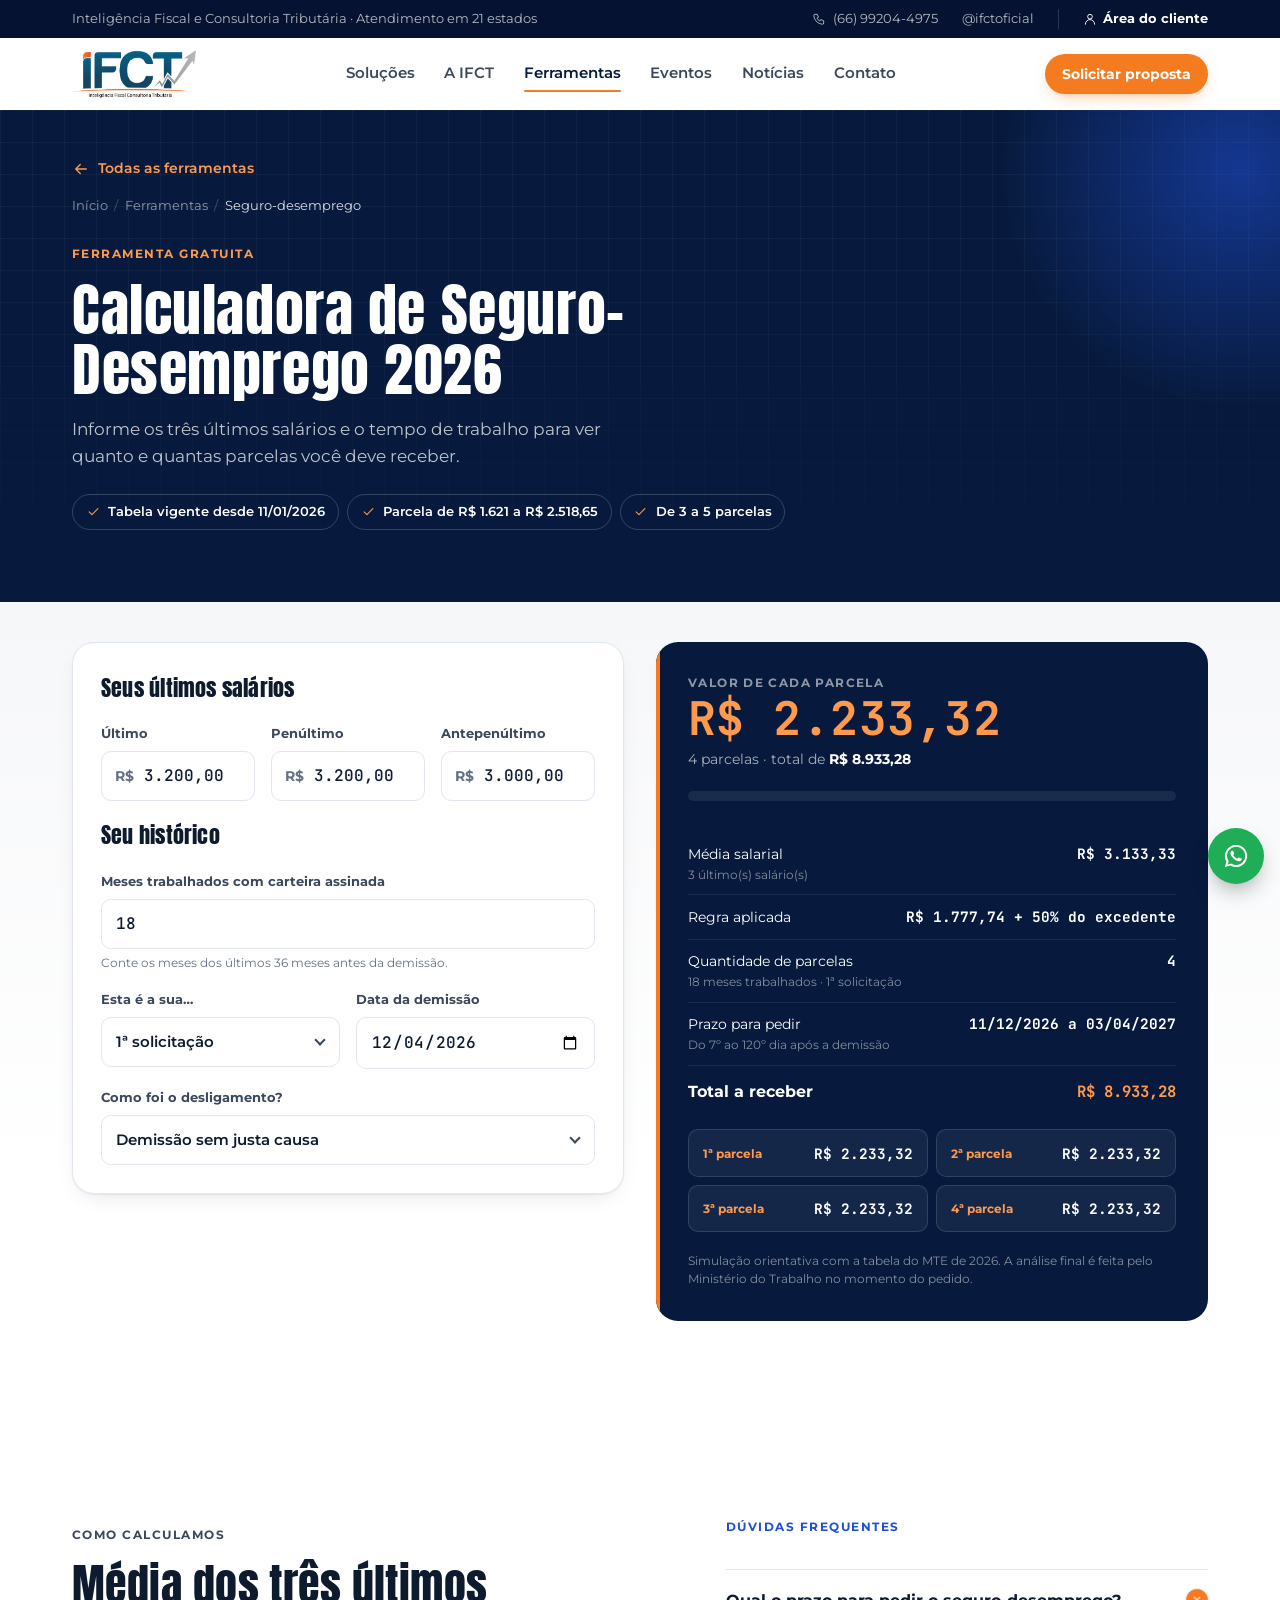
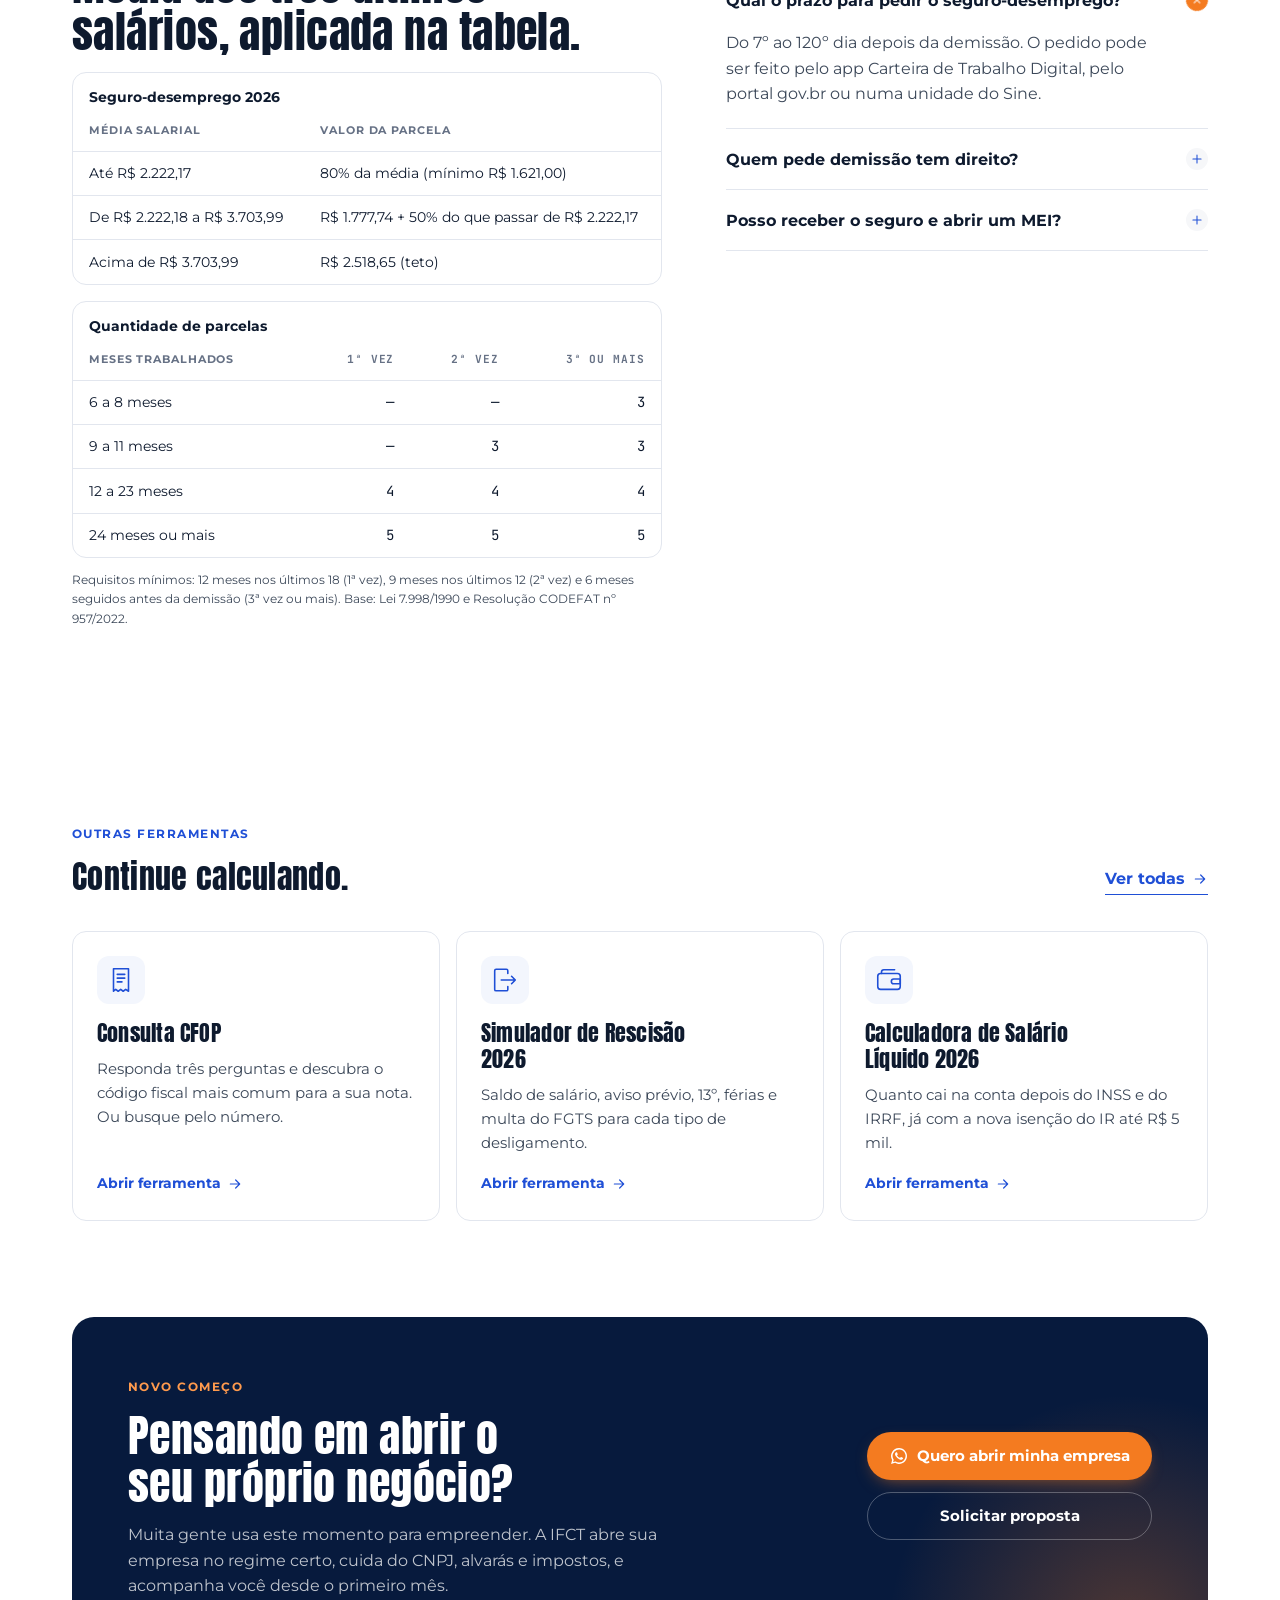
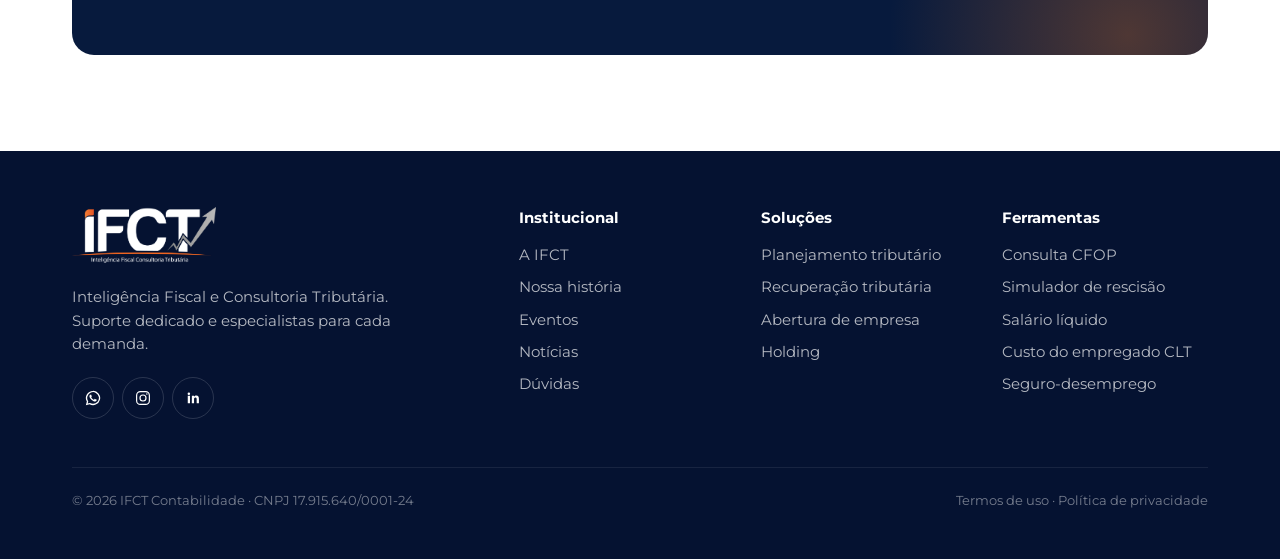
<file: ferramentas/seguro-desemprego.html>
<!doctype html>
<html lang="pt-BR">
<head>
  <meta charset="utf-8">
  <meta name="viewport" content="width=device-width, initial-scale=1">
  <title>Calculadora de Seguro-Desemprego 2026 — IFCT Contabilidade</title>
  <meta name="description" content="Calcule o valor e a quantidade de parcelas do seguro-desemprego em 2026, com a tabela oficial do Ministério do Trabalho.">
  <meta name="theme-color" content="#071A3D">

  <link rel="preconnect" href="https://fonts.googleapis.com">
  <link rel="preconnect" href="https://fonts.gstatic.com" crossorigin>
  <link href="https://fonts.googleapis.com/css2?family=Anton&family=Montserrat:wght@400;500;600;700&family=JetBrains+Mono:wght@500;700&display=swap" rel="stylesheet">
  <link rel="stylesheet" href="../css/style.css">
</head>
<body>

<!-- Sprite de ícones (traço fino, consistente em todo o site) -->
<svg width="0" height="0" style="position:absolute" aria-hidden="true">
  <symbol id="i-arrow" viewBox="0 0 24 24"><path d="M5 12h14M13 6l6 6-6 6" fill="none" stroke="currentColor" stroke-width="1.8" stroke-linecap="round" stroke-linejoin="round"/></symbol>
  <symbol id="i-arrow-up" viewBox="0 0 24 24"><path d="M7 17 17 7M8 7h9v9" fill="none" stroke="currentColor" stroke-width="1.8" stroke-linecap="round" stroke-linejoin="round"/></symbol>
  <symbol id="i-phone" viewBox="0 0 24 24"><path d="M5 4h4l2 5-2.5 1.5a11 11 0 0 0 5 5L15 13l5 2v4a2 2 0 0 1-2 2A16 16 0 0 1 3 6a2 2 0 0 1 2-2" fill="none" stroke="currentColor" stroke-width="1.6" stroke-linejoin="round"/></symbol>
  <symbol id="i-user" viewBox="0 0 24 24"><circle cx="12" cy="8" r="4" fill="none" stroke="currentColor" stroke-width="1.6"/><path d="M4 21a8 8 0 0 1 16 0" fill="none" stroke="currentColor" stroke-width="1.6" stroke-linecap="round"/></symbol>
  <symbol id="i-plus" viewBox="0 0 24 24"><path d="M12 5v14M5 12h14" fill="none" stroke="currentColor" stroke-width="1.8" stroke-linecap="round"/></symbol>
  <symbol id="i-copy" viewBox="0 0 24 24"><rect x="8" y="8" width="12" height="12" rx="2" fill="none" stroke="currentColor" stroke-width="1.6"/><path d="M16 8V6a2 2 0 0 0-2-2H6a2 2 0 0 0-2 2v8a2 2 0 0 0 2 2h2" fill="none" stroke="currentColor" stroke-width="1.6"/></symbol>
  <symbol id="i-search" viewBox="0 0 24 24"><circle cx="11" cy="11" r="7" fill="none" stroke="currentColor" stroke-width="1.7"/><path d="m20 20-3.5-3.5" fill="none" stroke="currentColor" stroke-width="1.7" stroke-linecap="round"/></symbol>
  <symbol id="i-whats" viewBox="0 0 24 24"><path d="M12 2.5A9.5 9.5 0 0 0 3.8 16.8L2.5 21.5l4.8-1.3A9.5 9.5 0 1 0 12 2.5m0 17.3a7.8 7.8 0 0 1-4-1.1l-.3-.2-2.8.8.8-2.8-.2-.3A7.8 7.8 0 1 1 12 19.8m4.3-5.8c-.2-.1-1.4-.7-1.6-.8s-.4-.1-.5.1-.6.8-.8.9-.3.2-.5 0a6.4 6.4 0 0 1-3.2-2.8c-.2-.4.2-.4.7-1.3a.4.4 0 0 0 0-.4l-.7-1.8c-.2-.5-.4-.4-.5-.4h-.5a.9.9 0 0 0-.6.3 2.7 2.7 0 0 0-.9 2 4.7 4.7 0 0 0 1 2.5 10.7 10.7 0 0 0 4.1 3.6c1.5.7 2.1.7 2.9.6a2.4 2.4 0 0 0 1.6-1.1 2 2 0 0 0 .1-1.1c0-.1-.2-.2-.5-.3" fill="currentColor"/></symbol>
  <symbol id="i-insta" viewBox="0 0 24 24"><rect x="3.5" y="3.5" width="17" height="17" rx="5" fill="none" stroke="currentColor" stroke-width="1.6"/><circle cx="12" cy="12" r="4" fill="none" stroke="currentColor" stroke-width="1.6"/><circle cx="17.2" cy="6.8" r="1" fill="currentColor"/></symbol>
  <symbol id="i-linkedin" viewBox="0 0 24 24"><path d="M5 9h3v10H5zM6.5 4.5a1.7 1.7 0 1 1 0 3.4 1.7 1.7 0 0 1 0-3.4M10.5 9h2.9v1.4c.4-.8 1.4-1.6 2.9-1.6 3 0 3.6 2 3.6 4.6V19h-3v-5c0-1.2 0-2.7-1.6-2.7s-1.9 1.3-1.9 2.6V19h-3z" fill="currentColor"/></symbol>
  <!-- Eventos -->
  <symbol id="i-cal" viewBox="0 0 24 24"><g fill="none" stroke="currentColor" stroke-width="1.7" stroke-linecap="round" stroke-linejoin="round"><rect x="3.5" y="5" width="17" height="15.5" rx="2"/><path d="M3.5 10h17M8 3v4M16 3v4"/></g></symbol>
  <symbol id="i-pin" viewBox="0 0 24 24"><g fill="none" stroke="currentColor" stroke-width="1.7" stroke-linecap="round" stroke-linejoin="round"><path d="M12 21s-7-6.2-7-11.5a7 7 0 0 1 14 0C19 14.8 12 21 12 21z"/><circle cx="12" cy="9.5" r="2.5"/></g></symbol>
  <symbol id="i-clock" viewBox="0 0 24 24"><g fill="none" stroke="currentColor" stroke-width="1.7" stroke-linecap="round" stroke-linejoin="round"><circle cx="12" cy="12" r="8.5"/><path d="M12 7.5V12l3 2"/></g></symbol>
  <symbol id="i-share" viewBox="0 0 24 24"><g fill="none" stroke="currentColor" stroke-width="1.7" stroke-linecap="round" stroke-linejoin="round"><circle cx="18" cy="5.5" r="2.5"/><circle cx="6" cy="12" r="2.5"/><circle cx="18" cy="18.5" r="2.5"/><path d="m8.2 10.8 7.6-4M8.2 13.2l7.6 4"/></g></symbol>
  <symbol id="i-check" viewBox="0 0 24 24"><g fill="none" stroke="currentColor" stroke-width="1.7" stroke-linecap="round" stroke-linejoin="round"><path d="m5 12.5 4.5 4.5L19 7.5"/></g></symbol>
  <symbol id="i-tag" viewBox="0 0 24 24"><g fill="none" stroke="currentColor" stroke-width="1.7" stroke-linecap="round" stroke-linejoin="round"><path d="M3.5 12.2V4.5a1 1 0 0 1 1-1h7.7l8.3 8.3a1.5 1.5 0 0 1 0 2.1l-6.1 6.1a1.5 1.5 0 0 1-2.1 0z"/><circle cx="8" cy="8" r="1.4"/></g></symbol>
  <!-- Ferramentas -->
  <symbol id="t-cfop" viewBox="0 0 32 32"><g fill="none" stroke="currentColor" stroke-width="1.7" stroke-linecap="round" stroke-linejoin="round"><path d="M8 4h16v24l-3-2-2.7 2-2.6-2-2.7 2-2.6-2L8 28z"/><path d="M12 10h8M12 14h8M12 18h5"/></g></symbol>
  <symbol id="t-resc" viewBox="0 0 32 32"><g fill="none" stroke="currentColor" stroke-width="1.7" stroke-linecap="round" stroke-linejoin="round"><path d="M19 9V6a1.5 1.5 0 0 0-1.5-1.5h-11A1.5 1.5 0 0 0 5 6v20a1.5 1.5 0 0 0 1.5 1.5h11A1.5 1.5 0 0 0 19 26v-3"/><path d="M12 16h15M23 12l4 4-4 4"/></g></symbol>
  <symbol id="t-sal" viewBox="0 0 32 32"><g fill="none" stroke="currentColor" stroke-width="1.7" stroke-linecap="round" stroke-linejoin="round"><rect x="4" y="9" width="24" height="17" rx="3"/><path d="M8 9V7.5A2.5 2.5 0 0 1 10.5 5H22"/><path d="M21 15h7v5h-7a2.5 2.5 0 0 1 0-5z"/></g></symbol>
  <symbol id="t-cost" viewBox="0 0 32 32"><g fill="none" stroke="currentColor" stroke-width="1.7" stroke-linecap="round" stroke-linejoin="round"><circle cx="12" cy="10" r="4.5"/><path d="M4 26a8 8 0 0 1 13.5-5.8"/><circle cx="23" cy="21" r="5.5"/><path d="M23 18.5v5M20.5 21h5"/></g></symbol>
  <symbol id="t-sd" viewBox="0 0 32 32"><g fill="none" stroke="currentColor" stroke-width="1.7" stroke-linecap="round" stroke-linejoin="round"><path d="M4 16a12 12 0 0 1 24 0z"/><path d="M16 16v8a3 3 0 0 1-6 0M16 4v-.5"/></g></symbol>
</svg>

<a class="skip" href="#conteudo">Pular para o conteúdo</a>

<!-- ============ CABEÇALHO ============ -->
<header class="header" data-header>
  <div class="topbar">
    <div class="container topbar__in">
      <p>Inteligência Fiscal e Consultoria Tributária · Atendimento em 21 estados</p>
      <div class="topbar__links">
        <a href="tel:+5566992044975"><svg><use href="#i-phone"/></svg>(66) 99204-4975</a>
        <a href="https://www.instagram.com/ifctoficial/" target="_blank" rel="noopener">@ifctoficial</a>
        <a class="topbar__client" href="../index.html#contato"><svg><use href="#i-user"/></svg>Área do cliente</a>
      </div>
    </div>
  </div>

  <div class="container nav">
    <a class="logo" href="../index.html" aria-label="IFCT Contabilidade — início">
      <img src="../assent/LOGO IFCT COLORIDA (fundo transparente).png" alt="IFCT Contabilidade" width="3058" height="1186">
    </a>

    <nav class="nav__menu" id="menu" aria-label="Principal" data-menu>
      <ul>
        <li><a href="../index.html#solucoes">Soluções</a></li>
        <li><a href="../index.html#sobre">A IFCT</a></li>
        <li><a href="../ferramentas.html" class="is-current" aria-current="page">Ferramentas</a></li>
        <li><a href="../eventos.html">Eventos</a></li>
        <li><a href="../index.html#noticias">Notícias</a></li>
        <li><a href="../index.html#contato">Contato</a></li>
      </ul>
      <a class="btn btn--orange nav__cta-mobile" href="../index.html#contato">Solicitar proposta</a>
      <p class="nav__mobile-foot">(66) 99204-4975 · CNPJ 17.915.640/0001-24</p>
    </nav>

    <a class="btn btn--orange btn--sm nav__cta" href="../index.html#contato">Solicitar proposta</a>

    <button class="burger" type="button" aria-controls="menu" aria-expanded="false" aria-label="Abrir menu" data-burger>
      <span></span><span></span>
    </button>
  </div>
</header>

<main id="conteudo">
<section class="page-hero">
  <div class="container">
    <a class="back-link" href="../ferramentas.html"><svg aria-hidden="true"><use href="#i-arrow"/></svg>Todas as ferramentas</a>
    <ol class="crumbs">
        <li><a href="../index.html">Início</a></li>
        <li><a href="../ferramentas.html">Ferramentas</a></li>
        <li aria-current="page">Seguro-desemprego</li>
      </ol>
    <p class="eyebrow eyebrow--light">Ferramenta gratuita</p>
    <h1>Calculadora de Seguro-Desemprego 2026</h1>
    <p class="page-hero__lead">Informe os três últimos salários e o tempo de trabalho para ver quanto e quantas parcelas você deve receber.</p>
    <ul class="page-hero__meta">
      <li><svg><use href="#i-check"/></svg>Tabela vigente desde 11/01/2026</li>
      <li><svg><use href="#i-check"/></svg>Parcela de R$ 1.621 a R$ 2.518,65</li>
      <li><svg><use href="#i-check"/></svg>De 3 a 5 parcelas</li>
    </ul>
  </div>
</section>

<section class="calc-wrap">
  <div class="container calc">
    <form class="calc__form tool" data-calc="seguro" novalidate>
      <h2 class="calc__title">Seus últimos salários</h2>
      <div class="grid-3">
        <label class="input">
          <span>Último</span>
          <span class="money"><input name="s1" inputmode="numeric" autocomplete="off" value="3.200,00" data-money></span>
        </label>
        <label class="input">
          <span>Penúltimo</span>
          <span class="money"><input name="s2" inputmode="numeric" autocomplete="off" value="3.200,00" data-money></span>
        </label>
        <label class="input">
          <span>Antepenúltimo</span>
          <span class="money"><input name="s3" inputmode="numeric" autocomplete="off" value="3.000,00" data-money></span>
        </label>
      </div>
      <h2 class="calc__title">Seu histórico</h2>
      <label class="input">
        <span>Meses trabalhados com carteira assinada</span>
        <input type="number" name="meses" value="18" min="0" max="36" inputmode="numeric">
        <small>Conte os meses dos últimos 36 meses antes da demissão.</small>
      </label>
      <div class="grid-2">
        <label class="input">
          <span>Esta é a sua…</span>
          <span class="select"><select name="vez">
            <option value="1">1ª solicitação</option>
            <option value="2">2ª solicitação</option>
            <option value="3">3ª ou mais</option>
          </select></span>
        </label>
        <label class="input">
          <span>Data da demissão</span>
          <input type="date" name="demissao" data-today>
        </label>
      </div>
      <label class="input">
        <span>Como foi o desligamento?</span>
        <span class="select"><select name="motivo">
          <option value="sem-justa">Demissão sem justa causa</option>
          <option value="indireta">Rescisão indireta</option>
          <option value="pedido">Pedido de demissão</option>
          <option value="acordo">Acordo (art. 484-A)</option>
          <option value="justa">Justa causa</option>
        </select></span>
      </label>
    </form>

    <div class="out" data-out>
        <div aria-live="polite">
          <span class="out__kicker">Valor de cada parcela</span>
          <strong class="out__total" data-total>R$ 0,00</strong>
          <p class="out__sub" data-sub></p>
        </div>
        <p class="out__alert" data-alert></p>
        <div class="split" data-split aria-hidden="true"></div>
        <ul class="legend" data-legend></ul>
        <ul class="lines" data-lines></ul>
        <div data-extra></div>
        <p class="out__note">Simulação orientativa com a tabela do MTE de 2026. A análise final é feita pelo Ministério do Trabalho no momento do pedido.</p>
      </div>
  </div>
</section>

<section class="section explain" aria-labelledby="exp-title">
  <div class="container explain__grid">
    <div class="prose reveal">
      <p class="eyebrow">Como calculamos</p>
      <h2 class="h2" id="exp-title">Média dos três últimos salários, aplicada na tabela.</h2>
      <div class="table-scroll">
        <table class="ref-table">
          <caption>Seguro-desemprego 2026</caption>
          <thead><tr><th>Média salarial</th><th>Valor da parcela</th></tr></thead>
          <tbody>
            <tr><td>Até R$ 2.222,17</td><td>80% da média (mínimo R$ 1.621,00)</td></tr>
            <tr><td>De R$ 2.222,18 a R$ 3.703,99</td><td>R$ 1.777,74 + 50% do que passar de R$ 2.222,17</td></tr>
            <tr><td>Acima de R$ 3.703,99</td><td>R$ 2.518,65 (teto)</td></tr>
          </tbody>
        </table>
      </div>
      <div class="table-scroll">
        <table class="ref-table">
          <caption>Quantidade de parcelas</caption>
          <thead><tr><th>Meses trabalhados</th><th class="num">1ª vez</th><th class="num">2ª vez</th><th class="num">3ª ou mais</th></tr></thead>
          <tbody>
            <tr><td>6 a 8 meses</td><td class="num">—</td><td class="num">—</td><td class="num">3</td></tr>
            <tr><td>9 a 11 meses</td><td class="num">—</td><td class="num">3</td><td class="num">3</td></tr>
            <tr><td>12 a 23 meses</td><td class="num">4</td><td class="num">4</td><td class="num">4</td></tr>
            <tr><td>24 meses ou mais</td><td class="num">5</td><td class="num">5</td><td class="num">5</td></tr>
          </tbody>
        </table>
      </div>
      <p class="ref-src">Requisitos mínimos: 12 meses nos últimos 18 (1ª vez), 9 meses nos últimos 12 (2ª vez) e 6 meses seguidos antes da demissão (3ª vez ou mais). Base: Lei 7.998/1990 e Resolução CODEFAT nº 957/2022.</p>
    </div>
    <div class="reveal">
      <p class="eyebrow">Dúvidas frequentes</p>
      <div class="faq__list">
        <details class="qa" open>
          <summary>Qual o prazo para pedir o seguro-desemprego?<svg><use href="#i-plus"/></svg></summary>
          <p>Do 7º ao 120º dia depois da demissão. O pedido pode ser feito pelo app Carteira de Trabalho Digital, pelo portal gov.br ou numa unidade do Sine.</p>
        </details>
        <details class="qa">
          <summary>Quem pede demissão tem direito?<svg><use href="#i-plus"/></svg></summary>
          <p>Não. O benefício é para quem foi demitido sem justa causa ou teve rescisão indireta reconhecida. Pedido de demissão, justa causa e acordo do art. 484-A não dão direito.</p>
        </details>
        <details class="qa">
          <summary>Posso receber o seguro e abrir um MEI?<svg><use href="#i-plus"/></svg></summary>
          <p>Ter um CNPJ ativo pode suspender o benefício se ele indicar renda suficiente para o sustento. Antes de abrir a empresa, vale conversar com um contador para planejar o momento certo.</p>
        </details>
      </div>
    </div>
  </div>
</section>

<section class="related" aria-labelledby="rel-title">
  <div class="container">
    <header class="section-head">
      <div>
        <p class="eyebrow">Outras ferramentas</p>
        <h2 class="h2" id="rel-title">Continue calculando.</h2>
      </div>
      <a class="link-arrow" href="../ferramentas.html">Ver todas <svg><use href="#i-arrow"/></svg></a>
    </header>
    <div class="tools-grid">
      <article class="tool-card reveal">
        <svg class="tool-card__icon"><use href="#t-cfop"/></svg>
        
        <h3>Consulta CFOP</h3>
        <p>Responda três perguntas e descubra o código fiscal mais comum para a sua nota. Ou busque pelo número.</p>
        <a class="tool-card__go" href="../ferramentas/cfop.html">Abrir ferramenta <svg><use href="#i-arrow"/></svg></a>
      </article>
      <article class="tool-card reveal">
        <svg class="tool-card__icon"><use href="#t-resc"/></svg>
        
        <h3>Simulador de Rescisão 2026</h3>
        <p>Saldo de salário, aviso prévio, 13º, férias e multa do FGTS para cada tipo de desligamento.</p>
        <a class="tool-card__go" href="../ferramentas/rescisao.html">Abrir ferramenta <svg><use href="#i-arrow"/></svg></a>
      </article>
      <article class="tool-card reveal">
        <svg class="tool-card__icon"><use href="#t-sal"/></svg>
        
        <h3>Calculadora de Salário Líquido 2026</h3>
        <p>Quanto cai na conta depois do INSS e do IRRF, já com a nova isenção do IR até R$ 5 mil.</p>
        <a class="tool-card__go" href="../ferramentas/salario-liquido.html">Abrir ferramenta <svg><use href="#i-arrow"/></svg></a>
      </article>
    </div>
  </div>
</section>

<section class="cta-band" aria-labelledby="cta-title">
  <div class="container">
    <div class="cta-box reveal">
      <div>
        <p class="eyebrow eyebrow--light">Novo começo</p>
        <h2 class="h2" id="cta-title">Pensando em abrir o seu próprio negócio?</h2>
        <p>Muita gente usa este momento para empreender. A IFCT abre sua empresa no regime certo, cuida do CNPJ, alvarás e impostos, e acompanha você desde o primeiro mês.</p>
      </div>
      <div class="cta-box__actions">
        <a class="btn btn--orange" href="https://wa.me/5566992044975?text=Ol%C3%A1!%20Usei%20a%20calculadora%20de%20seguro-desemprego%20do%20site%20e%20quero%20saber%20como%20abrir%20minha%20empresa." target="_blank" rel="noopener"><svg><use href="#i-whats"/></svg>Quero abrir minha empresa</a>
        <a class="btn btn--ghost-light" href="../index.html#contato">Solicitar proposta</a>
      </div>
    </div>
  </div>
</section>
</main>

<!-- ============ RODAPÉ ============ -->
<footer class="footer">
  <div class="container footer__grid">
    <div class="footer__brand">
      <a class="logo" href="../index.html" aria-label="IFCT Contabilidade">
        <img src="../assent/LOGO IFCT BRANCA (fundo transparente).png" alt="IFCT Contabilidade" width="3058" height="1186" loading="lazy">
      </a>
      <p>Inteligência Fiscal e Consultoria Tributária. Suporte dedicado e especialistas para cada demanda.</p>
      <div class="social">
        <a href="https://wa.me/5566992044975" target="_blank" rel="noopener" aria-label="WhatsApp"><svg><use href="#i-whats"/></svg></a>
        <a href="https://www.instagram.com/ifctoficial/" target="_blank" rel="noopener" aria-label="Instagram"><svg><use href="#i-insta"/></svg></a>
        <a href="https://br.linkedin.com/in/ifct-intelig%C3%AAncia-fiscal-bb7b30173" target="_blank" rel="noopener" aria-label="LinkedIn"><svg><use href="#i-linkedin"/></svg></a>
      </div>
    </div>
    <nav class="footer__col" aria-label="Institucional">
      <p>Institucional</p>
      <a href="../index.html#sobre">A IFCT</a><a href="../index.html#historia">Nossa história</a><a href="../eventos.html">Eventos</a><a href="../index.html#noticias">Notícias</a><a href="../index.html#duvidas">Dúvidas</a>
    </nav>
    <nav class="footer__col" aria-label="Soluções">
      <p>Soluções</p>
      <a href="../index.html#solucoes">Planejamento tributário</a><a href="../index.html#solucoes">Recuperação tributária</a><a href="../index.html#solucoes">Abertura de empresa</a><a href="../index.html#solucoes">Holding</a>
    </nav>
    <nav class="footer__col" aria-label="Ferramentas">
      <p>Ferramentas</p>
      <a href="../ferramentas/cfop.html">Consulta CFOP</a><a href="../ferramentas/rescisao.html">Simulador de rescisão</a><a href="../ferramentas/salario-liquido.html">Salário líquido</a><a href="../ferramentas/custo-clt.html">Custo do empregado CLT</a><a href="../ferramentas/seguro-desemprego.html">Seguro-desemprego</a>
    </nav>
  </div>
  <div class="container footer__bottom">
    <p>© <span data-year>2026</span> IFCT Contabilidade · CNPJ 17.915.640/0001-24</p>
    <p><a href="https://ifctcontabilidade.com.br/termos.html">Termos de uso</a> · <a href="https://ifctcontabilidade.com.br/politica.html">Política de privacidade</a></p>
  </div>
</footer>

<!-- WhatsApp flutuante -->
<a class="fab" href="https://wa.me/5566992044975?text=Ol%C3%A1!%20Encontrei%20o%20contato%20de%20voc%C3%AAs%20atrav%C3%A9s%20do%20site." target="_blank" rel="noopener" aria-label="Falar no WhatsApp">
  <svg><use href="#i-whats"/></svg>
</a>

<script src="../js/main.js" defer></script>
<script src="../js/calculadoras.js" defer></script>
</body>
</html>
</file>
<file: css/style.css>
/* ---------- Tokens ---------- */
:root {
  /* Azul */
  --navy-950: #051231;
  --navy-900: #071a3d;
  --navy-800: #0c2552;
  --navy-700: #14336d;
  --blue-600: #1f4fd6;
  --blue-500: #3a6af0;
  --blue-100: #e7eefc;
  --blue-50:  #f3f6fd;

  /* Laranja */
  --orange-600: #d9620c;
  --orange-500: #f47b20;
  --orange-400: #ff9a4d;
  --orange-100: #fff0e4;

  /* Neutros */
  --ink: #0e1a2e;
  --ink-2: #3c4859;
  --muted: #667185;
  --line: #e2e6ee;
  --paper: #f6f7f9;
  --white: #fff;

  /* Tipografia */
  --f-display: "Anton", "Impact", "Arial Narrow", sans-serif;
  --f-body: "Montserrat", system-ui, -apple-system, "Segoe UI", sans-serif;
  --f-mono: "JetBrains Mono", ui-monospace, SFMono-Regular, Menlo, monospace;

  /* Espaços e formas */
  --gutter: 1rem;
  --radius-s: 8px;
  --radius: 14px;
  --radius-l: 22px;
  --section: 4.5rem;
  --header-h: 64px;
  --shadow: 0 1px 2px rgb(7 26 61 / .06), 0 8px 24px -12px rgb(7 26 61 / .18);
  --ease: cubic-bezier(.2, .7, .2, 1);
}

/* ---------- Reset enxuto ---------- */
*, *::before, *::after {
  box-sizing: border-box;
}

* {
  margin: 0;
}

html {
  scroll-behavior: smooth;
  scroll-padding-top:
  calc(var(--header-h) + 12px);
  -webkit-text-size-adjust: 100%;
}

body {
  font-family: var(--f-body);
  font-size: 1rem;
  line-height: 1.6;
  color: var(--ink);
  background: var(--white);
  -webkit-font-smoothing: antialiased;
  overflow-x: hidden;
}

img, svg {
  display: block;
  max-width: 100%;
}

svg {
  width: 1em;
  height: 1em;
  flex-shrink: 0;
}

a { color: inherit;
  text-decoration: none;
}

button, input, select, textarea {
  font: inherit; color: inherit;
}

button {
  cursor: pointer;
  background: none;
  border: 0;
}

ul, ol {
  list-style: none; padding: 0;
}

fieldset {
  border: 0;
  padding: 0;
  min-width: 0;
}

:focus-visible {
  outline: 2px solid var(--orange-500);
  outline-offset: 3px;
  border-radius: 4px;
}

.skip {
  position: absolute;
  left: 1rem;
  top: -100px;
  z-index: 100;
  background: var(--orange-500);
  color: #fff;
  padding: .6rem 1rem;
  border-radius: var(--radius-s);
}

.skip:focus {
  top: 1rem;
}

.container {
  width: 100%;
  max-width: 1200px;
  margin-inline: auto;
  padding-inline: var(--gutter);
}

.section {
  padding-block: var(--section);
}

/* ---------- Tipografia ---------- */
.h2 {
  font-family: var(--f-display);
  font-weight: 400;
  font-size: clamp(1.75rem, 1.2rem + 2.6vw, 2.75rem);
  line-height: 1.08;
  letter-spacing: .01em;
  text-wrap: balance;
}

.lead {
  color: var(--ink-2);
  font-size: 1.05rem;
  margin-top: 1rem;
  max-width: 38ch;
}

.eyebrow {
  display: inline-flex;
  align-items: center;
  gap: .5rem;
  font-size: .78rem;
  font-weight: 700;
  letter-spacing: .12em;
  text-transform: uppercase;
  color: var(--blue-600);
  margin-bottom: 1rem;
}

.eyebrow--light {
  color: var(--orange-400);
}

.eyebrow .dot {
  display: none;
}

/* ---------- Botões ---------- */
.btn {
  display: inline-flex;
  align-items: center;
  justify-content: center;
  gap: .55rem;
  min-height: 48px;
  padding: .75rem 1.35rem;
  border-radius: 999px;
  font-weight: 700;
  font-size: .95rem;
  line-height: 1;
  transition: background .2s, color .2s, transform .2s var(--ease), box-shadow .2s, border-color .2s;
  white-space: nowrap;
}

.btn svg {
  width: 18px;
  height: 18px;
  transition: transform .25s var(--ease);
}

.btn:hover svg {
  transform: translateX(3px);
}

.btn:active {
  transform: translateY(1px);
}

.btn--sm {
  min-height: 40px;
  padding: .6rem 1.05rem;
  font-size: .88rem;
}

.btn--block {
  width: 100%;
}

.btn--orange {
  background: var(--orange-500);
  color: #fff;
  box-shadow: 0 6px 18px -8px rgb(244 123 32 / .7);
}

.btn--orange:hover {
  background: var(--orange-600);
}

.btn--blue {
  background: var(--blue-600);
  color: #fff;
}

.btn--blue:hover {
  background: var(--navy-700);
}

.btn--ghost-light {
  color: #fff;
  border: 1px solid rgb(255 255 255 / .28);
}

.btn--ghost-light:hover {
  border-color: #fff;
  background: rgb(255 255 255 / .06);
}

.btn--line {
  border: 1px solid var(--line);
  background: #fff;
  color: var(--ink);
}

.btn--line:hover {
  border-color: var(--blue-600);
  color: var(--blue-600);
}

.btn--line:hover svg {
  transform: none;
}

.link-arrow {
  display: inline-flex;
  align-items: center;
  gap: .45rem;
  font-weight: 700;
  color: var(--blue-600);
  margin-top: 1.5rem;
  border-bottom: 1.5px solid currentColor;
  padding-bottom: 2px;
}

.link-arrow svg {
  width: 16px;
  height: 16px;
  transition: transform .25s var(--ease);
}

.link-arrow:hover svg {
  transform: translateX(3px);
}

.link-arrow--light {
  color: #fff;
}

/* ---------- Logo ---------- */
.logo {
  display: inline-flex;
  align-items: center;
  gap: .6rem;
  color: var(--navy-900);
}

.logo__mark {
  display: grid;
  grid-template-columns: repeat(3, 5px);
  align-items: end;
  gap: 3px;
  height: 26px;
}

.logo__mark i {
  display: block;
  background: var(--blue-600);
  border-radius: 2px;
}

.logo__mark i:nth-child(1) {
  height: 40%;
}

.logo__mark i:nth-child(2) {
  height: 70%;
}

.logo__mark i:nth-child(3) {
  height: 100%;
  background: var(--orange-500);
}

.logo__text {
  display: flex;
  flex-direction: column;
  line-height: 1;
}

.logo__text strong {
  font-family: var(--f-display);
  font-size: 1.45rem;
  font-weight: 400;
  letter-spacing: .01em;
}

.logo__text small {
  font-size: .62rem;
  font-weight: 600;
  letter-spacing: .22em;
  text-transform: uppercase;
  color: var(--muted);
  margin-top: 3px;
}

.logo--light {
  color: #fff;
}

.logo--light .logo__text small {
  color: rgb(255 255 255 / .55);
}

.logo--light .logo__mark i:not(:last-child) {
  background: var(--blue-500);
}

/* Logo oficial (PNG 3058×1186, proporção ~2.58:1) */
.logo {
  flex-shrink: 0; line-height: 0;
}

.logo img {
  display: block;
  height: 40px;
  width: auto;
  max-width: none;
  transition: filter .3s var(--ease);
}

/* Rodapé: versão branca da logo sobre o fundo escuro */
.footer .logo img {
  height: 56px;
}

/* ==========================================================================
   Cabeçalho
   ========================================================================== */
.header {
  position: sticky;
  top: 0; z-index: 50;
  background: rgb(255 255 255 / .92);
  backdrop-filter: saturate(1.4) blur(12px);
  -webkit-backdrop-filter: saturate(1.4) blur(12px);
  transition: box-shadow .25s;
}

.header.is-scrolled {
  box-shadow: 0 1px 0 var(--line), 0 10px 30px -20px rgb(7 26 61 / .4);
}

.topbar {
  display: none;
}

.nav {
  display: flex;
  align-items: center;
  justify-content: space-between;
  height: var(--header-h);
  gap: 1rem;
}

.nav__cta {
  display: none;
}

.burger {
  position: relative;
  width: 44px;
  height: 44px;
  border-radius: 50%;
  display: grid;
  place-content: center;
  gap: 6px; z-index: 60;
}

.burger span {
  display: block;
  width: 22px;
  height: 2px;
  background: var(--navy-900);
  border-radius: 2px;
  transition: transform .3s var(--ease), background .3s;
}

.burger[aria-expanded="true"] span {
  background: #fff;
}

.burger[aria-expanded="true"] span:first-child {
  transform: translateY(4px) rotate(45deg);
}

.burger[aria-expanded="true"] span:last-child {
  transform: translateY(-4px) rotate(-45deg);
}

/* Menu mobile em tela cheia */
.nav__menu {
  position: fixed;
  inset: 0;
  z-index: 55;
  display: flex;
  flex-direction: column;
  justify-content: center;
  gap: 2rem;
  padding: 6rem 1.5rem 2rem;
  background: var(--navy-900);
  color: #fff;
  opacity: 0;
  visibility: hidden;
  transform: translateY(-8px);
  transition: opacity .3s var(--ease), transform .3s var(--ease), visibility 0s .3s;
}

.nav__menu.is-open {
  opacity: 1;
  visibility: visible;
  transform: none;
  transition-delay: 0s;
}

.nav__menu ul {
  display: grid;
  gap: .25rem;
}

.nav__menu ul a {
  display: block;
  padding: .5rem 0;
  font-family: var(--f-display);
  font-size: 2rem;
  font-weight: 400;
  letter-spacing: .01em;
  border-bottom: 1px solid rgb(255 255 255 / .08);
}

.nav__menu ul a:hover {
  color: var(--orange-400);
}

.nav__cta-mobile {
  align-self: flex-start;
}

.nav__mobile-foot {
  font-size: .8rem;
  color: rgb(255 255 255 / .5);
  margin-top: auto;
}

body.menu-open {
  overflow: hidden;
}

body.menu-open .header { 
background: transparent;
backdrop-filter: none;
}

body.menu-open .logo {
  color: #fff;
  position: relative;
  z-index: 60;
}

body.menu-open .logo img {
  filter: brightness(0) invert(1);
}

/* ==========================================================================
   Hero
   ========================================================================== */
.hero {
  position: relative;
  isolation: isolate;
  background: var(--navy-900);
  color: #fff;
  padding: 3rem 0 2.5rem;
  overflow: hidden;
}

/* Grade sutil de "papel milimetrado" — referência contábil */
.hero::before {
  content: "";
  position: absolute;
  inset: 0;
  z-index: -1;
  background-image:
    linear-gradient(rgb(255 255 255 / .045) 1px, transparent 1px),
    linear-gradient(90deg, rgb(255 255 255 / .045) 1px, transparent 1px);
  background-size: 32px 32px;
  mask-image: linear-gradient(180deg, #000 30%, transparent 95%);
}

.hero::after {
  content: "";
  position: absolute;
  z-index: -1;
  width: 520px;
  height: 520px;
  right: -220px;
  top: -160px;
  border-radius: 50%;
  background: radial-gradient(closest-side, rgb(31 79 214 / .55), transparent);
}

.hero__grid {
  display: grid;
  gap: 2.75rem;
}

.hero__title {
  font-family: var(--f-display);
  font-weight: 400;
  font-size: clamp(2.35rem, 1.4rem + 4.6vw, 4.2rem);
  line-height: 1.02;
  letter-spacing: .01em;
  text-wrap: balance;
}

.hl {
  position: relative;
  white-space: nowrap;
  color: var(--orange-400);
}

.hl::after {
  content: "";
  position: absolute;
  left: 0;
  right: 0;
  bottom: .02em;
  height: .12em;
  background: var(--orange-500);
  border-radius: 2px;
  opacity: .35;
  transform-origin: left;
  animation: underline 1s .4s var(--ease) both;
}

@keyframes underline {
  from {
    transform: scaleX(0);
  }
}

.hero__lead {
  margin-top: 1.25rem;
  font-size: 1.08rem;
  color: rgb(255 255 255 / .74);
  max-width: 46ch;
}

.hero__actions {
  display: flex;
  flex-wrap: wrap;
  gap: .75rem;
  margin-top: 2rem;
}

.hero__actions .btn {
  flex: 1 1 auto;
}

.hero__proof {
  display: flex;
  align-items: center;
  gap: .75rem;
  margin-top: 2rem;
  font-size: .88rem;
  color: rgb(255 255 255 / .7);
  flex-wrap: wrap;
}

.hero__proof strong {
  color: #fff;
}

.stars {
  display: flex;
  gap: 2px;
  color: var(--orange-400);
}

.stars svg {
  width: 16px;
  height: 16px;
}

/* Painel ilustrativo */
.hero__visual {
  position: relative;
  padding-bottom: 5.5rem;
}

.panel {
  background: #fff;
  color: var(--ink);
  border-radius: var(--radius-l);
  padding: 1.25rem;
  box-shadow: 0 30px 60px -30px rgb(0 0 0 / .6);
  max-width: 420px;
}

.panel__head {
  display: flex;
  justify-content: space-between;
  align-items: flex-start;
  padding-bottom: 1rem;
  border-bottom: 1px dashed var(--line);
}

.panel__kicker {
  display: block;
  font-size: .72rem;
  font-weight: 700;
  letter-spacing: .1em;
  text-transform: uppercase;
  color: var(--muted);
}

.panel__month {
  font-family: var(--f-display);
  font-size: 1.5rem;
  font-weight: 400;
  letter-spacing: .01em;
}

.panel__badge {
  font-size: .72rem;
  font-weight: 700;
  color: #0f7a4a;
  background: #e3f6ec;
  padding: .3rem .6rem;
  border-radius: 999px;
}

.panel__badge::before { content: "● ";
  font-size: .6rem;
  vertical-align: 1px;
}

.panel__list li {
  display: grid;
  grid-template-columns: auto 1fr auto;
  align-items: center;
  gap: .85rem;
  padding: .8rem 0;
  border-bottom: 1px solid var(--line);
}

.panel__list li:last-child {
  border-bottom: 0;
  padding-bottom: 0;
}

.panel__list b {display: block;
  font-size: .92rem;
  font-weight: 700;
  line-height: 1.3;
}

.panel__list small {
  color: var(--muted);
  font-size: .78rem;
}

.day { width: 42px;
  height: 42px;
  display: grid;
  place-content: center;
  border-radius: 10px;
  background: var(--blue-50);
  color: var(--blue-600);
  font-family: var(--f-mono);
  font-weight: 700;
  font-size: .95rem;
}

.day--o {
  background: var(--orange-100);
  color: var(--orange-600);
}

.ok, .wait {
  width: 20px;
  height: 20px;
  border-radius: 50%;
}

.ok {
  background: var(--blue-600) url("data:image/svg+xml,%3Csvg xmlns='http://www.w3.org/2000/svg' viewBox='0 0 24 24'%3E%3Cpath d='m6 12 4 4 8-8' fill='none' stroke='white' stroke-width='3' stroke-linecap='round' stroke-linejoin='round'/%3E%3C/svg%3E") center/12px no-repeat;
}

.wait {
  border: 2px dashed #c7cedb;
}

.chip-card {
  position: absolute;
  right: 0;
  bottom: 0;
  width: min(260px, 78%);
  background: var(--orange-500);
  color: #fff;
  border-radius: var(--radius);
  padding: 1rem 1.1rem;
  box-shadow: 0 20px 40px -20px rgb(0 0 0 / .55);
  transform: rotate(-2deg);
}

.chip-card__label {
  font-weight: 700;
  font-size: .9rem;
}

.chip-card__tags {
  display: flex;
  flex-wrap: wrap;
  gap: .3rem;
  margin: .6rem 0 .8rem;
}

.chip-card__tags span {
  font-size: .7rem;
  font-weight: 700;
  background: rgb(255 255 255 / .2);
  padding: .2rem .5rem;
  border-radius: 6px;
}

.bar {
  height: 6px;
  background: rgb(255 255 255 / .25);
  border-radius: 6px; overflow: hidden;
}

.bar span {
  display: block;
  width: var(--w);
  height: 100%;
  background: #fff;
  border-radius: inherit;
  animation: grow 1.4s .6s var(--ease) both;
}

@keyframes grow {
  from {
    width: 0;
  }
}

.chip-card small {
  display: block;
  margin-top: .45rem;
  font-size: .72rem;
  opacity: .85;
}

/* Números */
.stats {
  display: grid;
  grid-template-columns: 1fr 1fr;
  margin-top: 3rem;
  border-top: 1px solid rgb(255 255 255 / .12);
}

.stats > div {
  padding: 1.25rem 0 .25rem;
}

.stats > div:nth-child(odd) {
  padding-right: 1rem;
}

.stats > div:nth-child(even) {
  padding-left: 1rem;
  border-left: 1px solid rgb(255 255 255 / .12);
}

.stats dt {
  font-size: .8rem;
  color: rgb(255 255 255 / .55);
  order: 2;
}

.stats dd {
  font-family: var(--f-display);
  font-size: 2.2rem;
  font-weight: 400;
  letter-spacing: .01em;
  line-height: 1.1;
  color: #fff;
}

.stats dd small {
  font-size: .5em;
  color: rgb(255 255 255 / .6);
  margin-left: 2px;
}

.stats > div {
  display: flex;
  flex-direction: column-reverse;
}

/* ==========================================================================
   Segmentos
   ========================================================================== */
.segments {
  background: var(--navy-950);
  color: rgb(255 255 255 / .8);
  padding: 1rem 0;
}

.segments__in {
  display: flex;
  flex-direction: column;
  align-items: flex-start;
  gap: .6rem;
  overflow: hidden;
}

.segments p {
  flex-shrink: 0;
  font-size: .72rem;
  font-weight: 700;
  letter-spacing: .12em;
  text-transform: uppercase;
  color: var(--orange-400);
}

/* Carrossel infinito: o JS duplica a lista e a faixa anda -50% em loop, sem emenda visível */
.segments__marquee {
  width: 100%;
  overflow: hidden;
  -webkit-mask-image: linear-gradient(90deg, transparent, #000 8%, #000 92%, transparent);
  mask-image: linear-gradient(90deg, transparent, #000 8%, #000 92%, transparent);
}

.segments__marquee::-webkit-scrollbar {
  display: none;
}

.segments__track {
  display: flex;
  width: max-content;
  animation: marquee var(--marquee-dur, 30s) linear infinite;
}

/* Mouse em cima (ou foco pelo teclado) pausa; ao sair, continua de onde parou */
.segments__marquee:hover .segments__track,
.segments__marquee:focus-within .segments__track {
  animation-play-state: paused;
}

.segments ul {
  display: flex;
  flex-shrink: 0;
  gap: 1.5rem;
  padding-right: 1.5rem;
}

.segments li {
  white-space: nowrap;
  font-weight: 600;
  font-size: .92rem;
  display: flex;
  align-items: center;
  gap: 1.5rem;
  cursor: default;
  transition: color .2s;
}

.segments li:hover {
  color: #fff;
}

.segments li::after {
  content: "/";
  color: rgb(255 255 255 / .25);
}

@keyframes marquee {
  to {
    transform: translateX(-50%);
  }
}

/* ==========================================================================
   Sobre / Pilares
   ========================================================================== */
.about__grid {
  display: grid;
  gap: 2.5rem;
}

.pillars {
  counter-reset: p;
  border-top: 1px solid var(--line);
}

.pillars li {
  display: grid;
  grid-template-columns: 3rem 1fr;
  gap: .25rem 1rem;
  padding: 1.5rem 0;
  border-bottom: 1px solid var(--line);
}

.pillars__n {
  grid-row: span 2;
  font-family: var(--f-mono);
  font-weight: 700;
  color: var(--orange-500);
  font-size: .9rem;
  padding-top: .2rem;
}

.pillars h3 {
  font-family: var(--f-display);
  font-weight: 400;
  font-size: 1.25rem;
  letter-spacing: .01em;
  line-height: 1.25;
}

.pillars p {
  color: var(--ink-2); font-size: .97rem;
}

/* ==========================================================================
   Cabeçalho de seção reutilizável
   ========================================================================== */
.section-head {
  display: grid;
  gap: 1rem;
  margin-bottom: 2.25rem;
}

.section-head__aside {
  color: var(--ink-2);
  max-width: 44ch;
}

.section-head .link-arrow {
  margin-top: 0;
  justify-self: start;
  align-self: end;
}

/* ==========================================================================
   Soluções
   ========================================================================== */
.solutions {
  background: var(--paper);
}

.sol-grid {
  display: grid;
  gap: 1rem;
}

.sol {
  position: relative;
  background: #fff;
  border: 1px solid var(--line);
  border-radius: var(--radius);
  padding: 1.5rem;
  transition: border-color .25s, transform .3s var(--ease), box-shadow .3s;
}

.sol:hover {
  border-color: #c9d4ee;
  transform: translateY(-3px);
  box-shadow: var(--shadow);
}

.sol__icon {
  width: 36px;
  height: 36px;
  color: var(--blue-600);
  margin-bottom: 1.25rem;
}

.sol h3 {
  font-family: var(--f-display);
  font-weight: 400;
  font-size: 1.2rem;
  letter-spacing: .01em;
  margin-bottom: .4rem;
}

.sol p {
  color: var(--ink-2);
  font-size: .95rem;
}

.sol--feature {
  background: var(--navy-950);
  color: #fff;
  border-color: transparent;
  overflow: hidden;
}

.sol--feature::after {
  content: "";
  position: absolute;
  right: -60px;
  bottom: -60px;
  width: 200px;
  height: 200px;
  border: 28px solid rgb(255 255 255 / .07);
  border-radius: 50%;
}

.sol--feature .sol__icon {
  color: var(--orange-400);
}

.sol--feature h3 {
  font-size: 1.55rem;
}

.sol--feature p {
  color: rgb(255 255 255 / .8);
  max-width: 40ch;
}

/* Logo centralizada no card de destaque, com um halo suave atrás */
.sol__logo {
  display: block;
  width: min(70%, 220px);
  height: auto;
  margin: .5rem auto 2rem;
  padding: 1.25rem;
  background: radial-gradient(closest-side, rgb(255 255 255 / .14), transparent);
  box-sizing: content-box;
}

.sol--cta {
  display: flex;
  flex-direction: column;
  justify-content: space-between;
  gap: 1.25rem;
  background: var(--orange-100);
  border-color: #ffd9bb;
}

.sol--cta h3 {
  color: var(--navy-900);
}

.sol--cta .btn {
  align-self: flex-start;
}

.sol__tag { position: absolute; top: 1.5rem; right: 1.5rem; font-size: .7rem; font-weight: 700; letter-spacing: .06em; text-transform: uppercase; background: var(--orange-500); padding: .3rem .6rem; border-radius: 999px; }

/* ==========================================================================
   Consulta CFOP
   ========================================================================== */
.cfop {
  background: linear-gradient(180deg, var(--paper) 0, #fff 60%);
}

.cfop__grid {
  display: grid;
  gap: 2.5rem;
}

.digits {
  margin-top: 2rem;
  padding: 1.25rem;
  border: 1px dashed #c9d2e3;
  border-radius: var(--radius);
  max-width: 380px;
}

.digits__title {
  font-size: .8rem;
  font-weight: 700;
  margin-bottom: .75rem;
  color: var(--ink-2);
}

.digits__row {
  display: grid;
  grid-template-columns: 4.5rem repeat(3, 1fr);
  gap: .4rem; align-items: center; margin-bottom: .4rem;
}

.digits__lbl {
  font-size: .78rem;
  color: var(--muted);
  font-weight: 600;
}

.digits b {
  display: grid;
  place-content: center;
  height: 38px;
  border-radius: 8px;
  font-family: var(--f-mono);
  font-size: 1.05rem;
  background: var(--blue-100);
  color: var(--blue-600);
}

.digits b.o {
  background: var(--orange-100);
  color: var(--orange-600);
}

.digits__row--legend small {
  text-align: center;
  font-size: .68rem;
  line-height: 1.2;
  color: var(--muted);
}

.tool {
  background: #fff;
  border: 1px solid var(--line);
  border-radius: var(--radius-l);
  padding: 1.25rem;
  box-shadow: var(--shadow);
}

.tool__tabs {
  display: grid;
  grid-template-columns: 1fr 1fr;
  background: var(--paper);
  border-radius: 12px;
  padding: 4px;
  margin-bottom: 1.5rem;
}

.tool__tabs button {
  padding: .7rem .5rem;
  border-radius: 9px;
  font-weight: 700;
  font-size: .9rem;
  color: var(--muted);
  transition: background .2s, color .2s;
}

.tool__tabs button[aria-selected="true"] {
  background: #fff;
  color: var(--navy-900);
  box-shadow: 0 1px 3px rgb(7 26 61 / .12);
}

.field {
  margin-bottom: 1.25rem;
}

.field legend, .field__label {
  display: flex;
  align-items: center;
  gap: .55rem;
  font-weight: 700;
  font-size: .92rem;
  margin-bottom: .6rem;
}

.field legend span, .field__label span {
  width: 22px;
  height: 22px;
  display: grid;
  place-content: center;
  border-radius: 50%;
  background: var(--navy-900);
  color: #fff;
  font-size: .72rem;
  font-family: var(--f-mono);
}

.seg {
  display: grid;
  grid-template-columns: 1fr 1fr;
  gap: .5rem;
}

.seg--3 {
  grid-template-columns: repeat(3, 1fr);
}

.seg label {
  position: relative;
}

.seg input, .pills input {
  position: absolute;
  opacity: 0;
  pointer-events: none;
}

.seg span {
  display: flex;
  flex-direction: column;
  justify-content: center;
  min-height: 52px;
  height: 100%;
  padding: .55rem .7rem;
  border: 1.5px solid var(--line);
  border-radius: 10px;
  font-weight: 700;
  font-size: .88rem;
  line-height: 1.2;
  cursor: pointer;
  transition: border-color .2s, background .2s;
}

.seg--3 span {
  align-items: center;
  text-align: center;
  font-size: .82rem;
}

.seg small {
  font-weight: 500;
  font-size: .74rem;
  color: var(--muted);
  margin-top: 2px;
}

.seg span:hover {
  border-color: #b8c4dd;
}

.seg input:checked + span {
  border-color: var(--blue-600);
  background: var(--blue-50);
  color: var(--blue-600);
}

.seg input:focus-visible + span {
  outline: 2px solid var(--orange-500);
  outline-offset: 2px;
}

.select {
  position: relative;
}

.select::after {
  content: "";
  position: absolute;
  right: 1rem;
  top: 50%;
  width: 8px;
  height: 8px;
  margin-top: -6px;
  border-right: 2px solid var(--ink-2);
  border-bottom: 2px solid var(--ink-2);
  transform: rotate(45deg);
  pointer-events: none;
}

.select select {
  width: 100%;
  appearance: none;
  -webkit-appearance: none;
  min-height: 52px;
  padding: .75rem 2.5rem .75rem .9rem;
  border: 1.5px solid var(--line);
  border-radius: 10px; background: #fff;
  font-weight: 600;
  font-size: .95rem;
}

.select select:focus {
  border-color: var(--blue-600);
  outline: none;}

.result {
  display: grid;
  gap: .5rem;
  margin-top: 1.5rem;
  padding: 1.25rem;
  background: var(--navy-900);
  color: #fff;
  border-radius: var(--radius);
  position: relative;
  overflow: hidden;
}

.result::before {
  content: "";
  position: absolute;
  left: 0; top: 0; bottom: 0; width: 4px; background: var(--orange-500); }
.result__kicker { display: block; font-size: .72rem; font-weight: 700; letter-spacing: .12em; text-transform: uppercase; color: rgb(255 255 255 / .55); }
.result__code strong { font-family: var(--f-mono); font-size: 3rem; font-weight: 700; letter-spacing: .04em; line-height: 1.1; color: var(--orange-400); display: inline-block; }
.result__code strong.is-na { font-size: 1.3rem; letter-spacing: 0; color: #fff; }
.result.flash .result__code strong { animation: flash .45s var(--ease); }
@keyframes flash { from { opacity: 0; transform: translateY(6px); } }
.result__desc { font-weight: 600; line-height: 1.4; }
.result__hint { font-size: .85rem; color: rgb(255 255 255 / .65); }
.result__hint:empty { display: none; }
.result .btn { justify-self: start; margin-top: .5rem; background: rgb(255 255 255 / .08); color: #fff; border-color: rgb(255 255 255 / .2); }
.result .btn:hover { border-color: #fff; color: #fff; }
.result .btn.is-done { background: #0f7a4a; border-color: #0f7a4a; }

.search { display: flex; align-items: center; gap: .6rem; padding: 0 .9rem; border: 1.5px solid var(--line); border-radius: 10px; min-height: 52px; }
.search:focus-within { border-color: var(--blue-600); }
.search svg { width: 20px; height: 20px; color: var(--muted); }
.search input { flex: 1; border: 0; outline: 0; background: none; min-width: 0; font-size: .95rem; }
.code-list { margin-top: 1rem; max-height: 380px; overflow-y: auto; overscroll-behavior: contain; }
.code-list li { display: grid; grid-template-columns: 4.2rem 1fr; gap: .75rem; align-items: baseline; padding: .75rem .25rem; border-bottom: 1px solid var(--line); }
.code-list b { font-family: var(--f-mono); font-size: 1rem; color: var(--blue-600); }
.code-list b.o { color: var(--orange-600); }
.code-list span { font-size: .9rem; line-height: 1.4; }
.code-list small { display: block; color: var(--muted); font-size: .76rem; }
.code-list mark { background: var(--orange-100); color: inherit; border-radius: 3px; }
.code-list__empty { padding: 1.5rem 0; color: var(--muted); text-align: center; }

.tool__note { margin-top: 1.25rem; font-size: .78rem; color: var(--muted); line-height: 1.5; }
.tool__note a { color: var(--blue-600); font-weight: 700; text-decoration: underline; text-underline-offset: 2px; }

/* ==========================================================================
   História
   ========================================================================== */
.story { background: var(--navy-900); color: #fff; }
.story__grid { display: grid; gap: 2.5rem; }
.story__media { position: relative; border-radius: var(--radius-l); overflow: hidden; background: var(--navy-800); aspect-ratio: 4 / 3; }
.story__media img { width: 100%; height: 100%; object-fit: cover; }
.story__media.no-img { background:
  linear-gradient(rgb(255 255 255 / .05) 1px, transparent 1px) 0 0/28px 28px,
  linear-gradient(90deg, rgb(255 255 255 / .05) 1px, transparent 1px) 0 0/28px 28px,
  linear-gradient(135deg, var(--blue-600), var(--navy-800)); }
.story__media.no-img img { display: none; }
.story__media figcaption {
  position: absolute; left: 1rem; bottom: 1rem; font-size: .8rem; font-weight: 600;
  background: rgb(7 26 61 / .8); backdrop-filter: blur(6px); padding: .45rem .75rem; border-radius: 8px;
}
.story__copy > p:not(.eyebrow) { color: rgb(255 255 255 / .74); margin-top: 1rem; }
.timeline { margin-top: 2rem; border-left: 1px solid rgb(255 255 255 / .15); padding-left: 1.5rem; display: grid; gap: 1.5rem; }
.timeline li { position: relative; }
.timeline li::before { content: ""; position: absolute; left: calc(-1.5rem - 5px); top: .4rem; width: 9px; height: 9px; border-radius: 50%; background: var(--navy-900); border: 2px solid var(--orange-500); }
.timeline li:last-child::before { background: var(--orange-500); }
.timeline span { font-family: var(--f-mono); font-size: .78rem; font-weight: 700; color: var(--orange-400); text-transform: uppercase; letter-spacing: .08em; }
.timeline p { color: rgb(255 255 255 / .8); }

/* ==========================================================================
   Depoimentos
   ========================================================================== */
.score { display: flex; align-items: center; gap: .9rem; }
.score strong { font-family: var(--f-display); font-size: 3rem; font-weight: 400; letter-spacing: .01em; line-height: 1; }
.score small { color: var(--muted); font-size: .8rem; }
.stars--o { color: var(--orange-500); }

.rev-track {
  display: grid; grid-auto-flow: column; grid-auto-columns: 82%; gap: 1rem;
  overflow-x: auto; scroll-snap-type: x mandatory; scrollbar-width: none;
  margin-inline: calc(var(--gutter) * -1); padding: .25rem var(--gutter) 1rem;
}
.rev-track::-webkit-scrollbar { display: none; }
.rev {
  scroll-snap-align: start; display: flex; flex-direction: column; justify-content: space-between; gap: 1.5rem;
  padding: 1.5rem; border: 1px solid var(--line); border-radius: var(--radius); background: #fff;
}
.rev p { font-family: var(--f-body); font-size: 1.18rem; line-height: 1.35; letter-spacing: 0; font-weight: 500; }
.rev footer { display: flex; align-items: center; gap: .75rem; }
.rev b { display: block; font-size: .9rem; }
.rev small { color: var(--muted); font-size: .8rem; }
.avatar { width: 40px; height: 40px; border-radius: 50%; display: grid; place-content: center; background: var(--blue-100); color: var(--blue-600); font-weight: 700; font-size: .8rem; }
.rev:nth-child(3n+2) .avatar { background: var(--orange-100); color: var(--orange-600); }

/* ==========================================================================
   Notícias
   ========================================================================== */
.news { background: var(--paper); }
.filters { display: flex; gap: .5rem; overflow-x: auto; scrollbar-width: none; margin: -.25rem calc(var(--gutter) * -1) 1.75rem; padding: .25rem var(--gutter); }
.filters::-webkit-scrollbar { display: none; }
.filters button {
  flex-shrink: 0; min-height: 40px; padding: .5rem 1rem; border-radius: 999px;
  border: 1px solid var(--line); background: #fff; font-weight: 700; font-size: .85rem; color: var(--ink-2);
  transition: background .2s, color .2s, border-color .2s;
}
.filters button:hover { border-color: var(--navy-900); }
.filters button.is-active { background: var(--navy-900); border-color: var(--navy-900); color: #fff; }

.news-grid { display: grid; gap: 1rem; }
.post {
  display: flex; flex-direction: column; gap: .6rem;
  background: #fff; border: 1px solid var(--line); border-radius: var(--radius); padding: 1.4rem;
  transition: transform .3s var(--ease), box-shadow .3s, opacity .3s;
}
.post:hover { transform: translateY(-3px); box-shadow: var(--shadow); }
.post__meta { display: flex; align-items: center; gap: .75rem; font-size: .8rem; color: var(--muted); }
.post h3 { font-family: var(--f-display); font-weight: 400; font-size: 1.22rem; line-height: 1.25; letter-spacing: .01em; text-wrap: balance; }
.post > p { color: var(--ink-2); font-size: .93rem; }
.post__more { display: inline-flex; align-items: center; gap: .4rem; margin-top: auto; padding-top: .5rem; font-weight: 700; font-size: .88rem; color: var(--blue-600); align-self: flex-start; }
.post__more svg { width: 16px; height: 16px; transition: transform .25s var(--ease); }
.post__more:hover svg { transform: translateX(3px); }
.post__more::after { content: ""; position: absolute; inset: 0; } /* card inteiro clicável */
.post { position: relative; }

.tag { display: inline-block; font-size: .7rem; font-weight: 700; letter-spacing: .04em; text-transform: uppercase; color: var(--blue-600); background: var(--blue-100); padding: .25rem .55rem; border-radius: 6px; }
.tag--o { color: #fff; background: var(--orange-500); }

.video-card { position: relative; border-radius: var(--radius); overflow: hidden; background: var(--navy-900); color: #fff; display: flex; flex-direction: column; min-height: 320px; }
.video-card__play {
  position: relative; flex: 1; min-height: 190px; display: grid; place-content: center;
  background:
    linear-gradient(180deg, rgb(7 26 61 / .1), rgb(7 26 61 / .85)),
    url("https://i.ytimg.com/vi/CEUewRUX_9o/hqdefault.jpg") center/cover;
}
.video-card__btn { width: 64px; height: 64px; border-radius: 50%; display: grid; place-content: center; background: var(--orange-500); color: #fff; transition: transform .3s var(--ease); box-shadow: 0 0 0 10px rgb(244 123 32 / .2); }
.video-card__btn svg { width: 24px; height: 24px; margin-left: 3px; }
.video-card__play:hover .video-card__btn { transform: scale(1.08); }
.video-card iframe { width: 100%; aspect-ratio: 16 / 9; border: 0; display: block; }
.video-card__body { padding: 1.25rem 1.4rem 1.5rem; }
.video-card__body h3 { font-family: var(--f-display); font-weight: 400; font-size: 1.3rem; line-height: 1.2; margin: .6rem 0 .3rem; }
.video-card__body p { color: rgb(255 255 255 / .7); font-size: .92rem; }

.is-hidden { display: none !important; }

/* Modal de leitura */
.modal { border: 0; padding: 0; background: transparent; max-width: 640px; width: calc(100% - 2rem); max-height: calc(100dvh - 2rem); margin: auto; }
.modal::backdrop { background: rgb(5 18 49 / .65); backdrop-filter: blur(3px); }
.modal[open] .modal__box { animation: pop .35s var(--ease); }
@keyframes pop { from { opacity: 0; transform: translateY(16px); } }
.modal__box { position: relative; background: #fff; border-radius: var(--radius-l); padding: 1.75rem 1.5rem; }
.modal__box h3 { font-family: var(--f-display); font-size: 1.6rem; line-height: 1.15; letter-spacing: .01em; font-weight: 400; margin: .75rem 2rem 1rem 0; }
.modal__body p { color: var(--ink-2); margin-bottom: 1rem; }
.modal__body a { color: var(--blue-600); font-weight: 700; text-decoration: underline; }
.modal__close { position: absolute; top: 1rem; right: 1rem; width: 40px; height: 40px; border-radius: 50%; display: grid; place-content: center; background: var(--paper); }
.modal__close svg { width: 18px; height: 18px; }
body.modal-open { overflow: hidden; }

/* ==========================================================================
   FAQ
   ========================================================================== */
.faq__grid { display: grid; gap: 2.5rem; }
.faq header .btn { margin-top: 1.5rem; }
.faq header .btn svg { width: 20px; height: 20px; }
.faq header .btn:hover svg { transform: none; }
.faq__list { border-top: 1px solid var(--line); }
.qa { border-bottom: 1px solid var(--line); }
.qa summary {
  display: flex; justify-content: space-between; align-items: center; gap: 1rem;
  padding: 1.2rem 0; cursor: pointer; list-style: none;
  font-weight: 700; font-size: 1.02rem; line-height: 1.35;
}
.qa summary::-webkit-details-marker { display: none; }
.qa summary svg { width: 22px; height: 22px; padding: 4px; border-radius: 50%; background: var(--paper); color: var(--blue-600); transition: transform .3s var(--ease), background .2s, color .2s; }
.qa[open] summary svg { transform: rotate(45deg); background: var(--orange-500); color: #fff; }
.qa summary:hover { color: var(--blue-600); }
.qa p { padding: 0 2.5rem 1.3rem 0; color: var(--ink-2); }

/* ==========================================================================
   Contato
   ========================================================================== */
.contact { background: var(--navy-900); color: #fff; position: relative; overflow: hidden; }
.contact::after { content: ""; position: absolute; left: -200px; bottom: -260px; width: 520px; height: 520px; border-radius: 50%; background: radial-gradient(closest-side, rgb(244 123 32 / .22), transparent); pointer-events: none; }
.contact__grid { position: relative; z-index: 1; display: grid; gap: 2.5rem; }
.contact__copy > p:not(.eyebrow) { color: rgb(255 255 255 / .72); margin-top: 1rem; max-width: 40ch; }
.contact__info { margin-top: 2rem; display: grid; gap: 1rem; }
.contact__info li { display: grid; gap: .1rem; padding-bottom: 1rem; border-bottom: 1px solid rgb(255 255 255 / .1); }
.contact__info span { font-size: .72rem; font-weight: 700; letter-spacing: .12em; text-transform: uppercase; color: rgb(255 255 255 / .5); }
.contact__info a, .contact__info p { font-family: var(--f-body); font-size: 1.3rem; font-weight: 600; }
.contact__info a:hover { color: var(--orange-400); }

.form { background: #fff; color: var(--ink); border-radius: var(--radius-l); padding: 1.5rem; display: grid; gap: 1rem; }
.form__row { display: grid; gap: 1rem; }
.input { display: grid; gap: .35rem; }
.input > span, .input legend { font-size: .82rem; font-weight: 700; color: var(--ink-2); margin-bottom: .1rem; }
.input input, .input textarea {
  width: 100%; min-height: 48px; padding: .7rem .9rem; border: 1.5px solid var(--line); border-radius: 10px; background: #fff;
  transition: border-color .2s;
}
.input textarea { resize: vertical; min-height: 96px; }
.input input:focus, .input textarea:focus { outline: none; border-color: var(--blue-600); }
.input.is-invalid input { border-color: #d0342c; }
.pills { display: flex; flex-wrap: wrap; gap: .4rem; }
.pills label { position: relative; }
.pills span { display: inline-block; padding: .5rem .9rem; border: 1.5px solid var(--line); border-radius: 999px; font-weight: 700; font-size: .85rem; cursor: pointer; transition: all .2s; }
.pills input:checked + span { background: var(--navy-900); border-color: var(--navy-900); color: #fff; }
.pills input:focus-visible + span { outline: 2px solid var(--orange-500); outline-offset: 2px; }
.form__msg { font-size: .85rem; color: #d0342c; min-height: 1.2em; }
.form__msg.ok { color: #0f7a4a; }

/* ==========================================================================
   Rodapé
   ========================================================================== */
.footer { background: var(--navy-950); color: rgb(255 255 255 / .7); padding: 3.5rem 0 6rem; font-size: .92rem; }
.footer__grid { display: grid; gap: 2.25rem; }
.footer__brand p { margin-top: 1rem; max-width: 34ch; }
.social { display: flex; gap: .5rem; margin-top: 1.25rem; }
.social a { width: 42px; height: 42px; border-radius: 50%; display: grid; place-content: center; border: 1px solid rgb(255 255 255 / .15); color: #fff; transition: background .2s, border-color .2s; }
.social a:hover { background: var(--orange-500); border-color: var(--orange-500); }
.social svg { width: 18px; height: 18px; }
.footer__col { display: grid; gap: .55rem; align-content: start; }
.footer__col p { color: #fff; font-weight: 700; margin-bottom: .3rem; }
.footer__col a:hover { color: var(--orange-400); }
.footer__bottom { display: grid; gap: .5rem; margin-top: 3rem; padding-top: 1.5rem; border-top: 1px solid rgb(255 255 255 / .08); font-size: .8rem; color: rgb(255 255 255 / .45); }
.footer__bottom a:hover { color: #fff; }

/* WhatsApp flutuante */
.fab {
  position: fixed; right: 1rem; bottom: 1rem; z-index: 40;
  width: 56px; height: 56px; border-radius: 50%; display: grid; place-content: center;
  background: #1fae57; color: #fff; box-shadow: 0 10px 24px -8px rgb(0 0 0 / .45);
  transition: transform .3s var(--ease);
}
.fab:hover { transform: scale(1.06); }
.fab svg { width: 28px; height: 28px; }

/* ==========================================================================
   Animações de entrada
   ========================================================================== */
.js .reveal { opacity: 0; transform: translateY(18px); transition: opacity .7s var(--ease), transform .7s var(--ease); }
.js .reveal.is-in { opacity: 1; transform: none; }

@media (prefers-reduced-motion: reduce) {
  *, *::before, *::after { animation: none !important; transition: none !important; }
  html { scroll-behavior: auto; }
  .js .reveal { opacity: 1; transform: none; }
  /* Sem animação: a faixa vira rolagem manual */
  .segments__marquee { overflow-x: auto; scrollbar-width: none; }
}

/* ==========================================================================
   ≥ 480px — celulares grandes
   ========================================================================== */
@media (min-width: 30em) {
  .hero__actions .btn { flex: 0 0 auto; }
  .form__row { grid-template-columns: 1fr 1fr; }
  .rev-track { grid-auto-columns: 62%; }
}

/* ==========================================================================
   ≥ 768px — tablet
   ========================================================================== */
@media (min-width: 48em) {
  :root { --gutter: 2rem; --section: 6rem; --header-h: 72px; }
  .logo img { height: 48px; }

  .stats { grid-template-columns: repeat(4, 1fr); }
  .stats > div, .stats > div:nth-child(odd), .stats > div:nth-child(even) { padding: 1.5rem 1.5rem .25rem; border-left: 1px solid rgb(255 255 255 / .12); }
  .stats > div:first-child { border-left: 0; padding-left: 0; }

  .section-head { grid-template-columns: 1.3fr 1fr; align-items: end; gap: 2rem; }
  .section-head__aside, .section-head .link-arrow, .section-head .score { justify-self: end; }

  .sol-grid { grid-template-columns: repeat(2, 1fr); }
  .sol--feature { grid-column: span 2; }

  .rev-track { grid-auto-columns: 44%; }

  .news-grid { grid-template-columns: repeat(2, 1fr); }
  .video-card { grid-column: span 2; flex-direction: row; min-height: 0; }
  .video-card__play { flex: 1.3; min-height: 280px; }
  .video-card__body { flex: 1; align-self: center; padding: 2rem; }

  .tool { padding: 1.75rem; }
  .modal__box { padding: 2.5rem; }

  .footer__grid { grid-template-columns: repeat(3, 1fr); }
  .footer__brand { grid-column: 1 / -1; }
  .footer__bottom { grid-template-columns: 1fr auto; border-top: 0; position: relative; }
  .footer__bottom::before { content: ""; position: absolute; top: 0; left: var(--gutter); right: var(--gutter); height: 1px; background: rgb(255 255 255 / .08); }
  .footer { padding-bottom: 3rem; }
}

/* ==========================================================================
   ≥ 1024px — desktop
   ========================================================================== */
@media (min-width: 64em) {
  .topbar { display: block; background: var(--navy-950); color: rgb(255 255 255 / .7); font-size: .8rem; }
  .topbar__in { display: flex; justify-content: space-between; align-items: center; height: 38px; }
  .topbar__links { display: flex; align-items: center; gap: 1.5rem; }
  .topbar__links a { display: inline-flex; align-items: center; gap: .4rem; transition: color .2s; }
  .topbar__links a:hover { color: #fff; }
  .topbar__links svg { width: 14px; height: 14px; }
  .topbar__client { color: #fff; font-weight: 700; padding-left: 1.5rem; border-left: 1px solid rgb(255 255 255 / .15); }
  html { scroll-padding-top: 120px; }

  .burger, .nav__cta-mobile, .nav__mobile-foot { display: none; }
  .nav__cta { display: inline-flex; }
  .nav__menu {
    position: static; opacity: 1; visibility: visible; transform: none;
    flex-direction: row; padding: 0; background: none; color: var(--ink);
  }
  .nav__menu ul { display: flex; gap: .25rem; }
  .nav__menu ul a {
    font-family: var(--f-body); font-size: .92rem; font-weight: 600; letter-spacing: 0;
    border: 0; padding: .5rem .8rem; border-radius: 8px; position: relative; color: var(--ink-2);
  }
  .nav__menu ul a:hover { color: var(--navy-900); background: var(--paper); }
  .nav__menu ul a.is-current { color: var(--navy-900); }
  .nav__menu ul a.is-current::after { content: ""; position: absolute; left: .8rem; right: .8rem; bottom: 2px; height: 2px; background: var(--orange-500); border-radius: 2px; }

  .hero { padding: 5rem 0 3rem; }
  .hero__grid { grid-template-columns: 1.15fr .85fr; align-items: center; gap: 4rem; }
  .hero__visual { padding: 0 0 5rem 2rem; }
  .panel { transform: rotate(1.5deg); }
  .chip-card { right: -1rem; bottom: 0; }

  .about__grid { grid-template-columns: .9fr 1.1fr; gap: 5rem; align-items: start; }
  .about__head { position: sticky; top: 140px; }

  .sol-grid { grid-template-columns: repeat(3, 1fr); }
  .sol--feature { grid-column: span 1; grid-row: span 3; display: flex; flex-direction: column; padding: 2rem; }
  .sol--feature h3 { font-size: 1.9rem; }
  /* margin auto em cima e embaixo: a logo fica no centro do espaço livre entre o ícone e o título */
  .sol__logo { width: min(80%, 260px); margin: auto; }
  .sol--feature .link-arrow { align-self: flex-start; }

  .cfop__grid { grid-template-columns: .8fr 1.2fr; gap: 4rem; align-items: start; }
  .cfop__intro { position: sticky; top: 140px; }

  .story__grid { grid-template-columns: 1fr 1fr; gap: 5rem; align-items: center; }

  .rev-track { grid-auto-flow: row; grid-template-columns: repeat(3, 1fr); overflow: visible; margin: 0; padding: 0; }
  .rev:nth-child(1) { background: var(--blue-600); color: #fff; border-color: transparent; }
  .rev:nth-child(1) small { color: rgb(255 255 255 / .7); }
  .rev:nth-child(1) .avatar { background: rgb(255 255 255 / .15); color: #fff; }

  .news-grid { grid-template-columns: repeat(3, 1fr); }
  .video-card { grid-column: 1 / -1; flex-direction: row; }
  .video-card__play { flex: 1.6; min-height: 360px; }
  .video-card__body { flex: 1; align-self: center; padding: 2.5rem; }
  .video-card__body h3 { font-size: 1.7rem; }

  .faq__grid { grid-template-columns: .8fr 1.2fr; gap: 5rem; }
  .faq header { position: sticky; top: 140px; align-self: start; }

  .contact__grid { grid-template-columns: 1fr 1fr; gap: 5rem; align-items: center; }
  .footer__grid { grid-template-columns: 2fr 1fr 1fr 1fr; }
  .footer__brand { grid-column: auto; }
  .form { padding: 2.25rem; }
}

@media (min-width: 80em) {
  .hero__title { font-size: 4.4rem; }
}

/* ==========================================================================
   PÁGINAS INTERNAS (eventos, ferramentas, calculadoras)
   ========================================================================== */

/* ---------- Topo das páginas internas ---------- */
.page-hero {
  position: relative; isolation: isolate; overflow: hidden;
  background: var(--navy-900); color: #fff; padding: 2rem 0 3rem;
}
.page-hero::before {
  content: ""; position: absolute; inset: 0; z-index: -1;
  background-image:
    linear-gradient(rgb(255 255 255 / .045) 1px, transparent 1px),
    linear-gradient(90deg, rgb(255 255 255 / .045) 1px, transparent 1px);
  background-size: 32px 32px;
  mask-image: linear-gradient(180deg, #000 30%, transparent 95%);
}
.page-hero::after {
  content: ""; position: absolute; z-index: -1;
  width: 480px; height: 480px; right: -200px; top: -180px; border-radius: 50%;
  background: radial-gradient(closest-side, rgb(31 79 214 / .55), transparent);
}
.page-hero h1 {
  font-family: var(--f-display); font-weight: 400;
  font-size: clamp(2.1rem, 1.3rem + 3.6vw, 3.6rem);
  line-height: 1.04; letter-spacing: .01em; text-wrap: balance; max-width: 22ch;
}
.page-hero__lead { margin-top: 1rem; font-size: 1.05rem; color: rgb(255 255 255 / .74); max-width: 54ch; }
.page-hero__meta { display: flex; flex-wrap: wrap; gap: .5rem; margin-top: 1.5rem; }
.page-hero__meta li {
  display: inline-flex; align-items: center; gap: .45rem; padding: .4rem .8rem;
  border: 1px solid rgb(255 255 255 / .18); border-radius: 999px; font-size: .82rem; font-weight: 600;
}
.page-hero__meta svg { width: 15px; height: 15px; color: var(--orange-400); }
.page-hero .hero__actions { margin-top: 1.75rem; }

.crumbs { display: flex; flex-wrap: wrap; gap: .4rem; margin-bottom: 1.5rem; font-size: .8rem; color: rgb(255 255 255 / .55); }
.crumbs li + li::before { content: "/"; margin-right: .4rem; color: rgb(255 255 255 / .25); }
.crumbs a:hover { color: #fff; }
.crumbs [aria-current] { color: rgb(255 255 255 / .85); }

/* ---------- Hub de ferramentas ---------- */
.tools-hub { background: var(--paper); }
.tools-grid { display: grid; gap: 1rem; }
.tool-card {
  position: relative; display: flex; flex-direction: column; gap: .6rem;
  background: #fff; border: 1px solid var(--line); border-radius: var(--radius); padding: 1.5rem;
  transition: border-color .25s, transform .3s var(--ease), box-shadow .3s;
}
.tool-card:hover { border-color: #c9d4ee; transform: translateY(-3px); box-shadow: var(--shadow); }
.tool-card__icon { width: 48px; height: 48px; padding: 9px; border-radius: 12px; background: var(--blue-50); color: var(--blue-600); margin-bottom: .5rem; }
.tool-card h2, .tool-card h3 { font-family: var(--f-display); font-weight: 400; font-size: 1.35rem; line-height: 1.2; letter-spacing: .01em; padding-right: 4.5rem; }
.tool-card p { color: var(--ink-2); font-size: .94rem; }
.tool-card__tag { position: absolute; top: 1.5rem; right: 1.5rem; font-size: .68rem; font-weight: 700; letter-spacing: .06em; text-transform: uppercase; color: var(--orange-600); background: var(--orange-100); padding: .3rem .6rem; border-radius: 999px; }
.tool-card__go { display: inline-flex; align-items: center; gap: .4rem; margin-top: auto; padding-top: .5rem; font-weight: 700; font-size: .9rem; color: var(--blue-600); }
.tool-card__go svg { width: 16px; height: 16px; transition: transform .25s var(--ease); }
.tool-card:hover .tool-card__go svg, .ev-card:hover .tool-card__go svg { transform: translateX(3px); }
.tool-card__go::after { content: ""; position: absolute; inset: 0; } /* card inteiro clicável */
.tool-card--feature { background: var(--navy-900); color: #fff; border-color: transparent; }
.tool-card--feature p { color: rgb(255 255 255 / .75); }
.tool-card--feature .tool-card__icon { background: rgb(255 255 255 / .08); color: var(--orange-400); }
.tool-card--feature .tool-card__go { color: var(--orange-400); }
.tool-card--feature .tool-card__tag { background: var(--orange-500); color: #fff; }

/* ---------- Calculadoras ---------- */
.calc-wrap { padding: 2.5rem 0 var(--section); background: linear-gradient(180deg, var(--paper) 0, #fff 70%); }
.calc { display: grid; gap: 1.25rem; align-items: start; }
.calc__form { display: grid; gap: 1.1rem; }
.calc__title { font-family: var(--f-display); font-weight: 400; font-size: 1.35rem; letter-spacing: .01em; }
.calc__form .select select { min-height: 48px; }
.input small { font-size: .76rem; color: var(--muted); line-height: 1.4; }
.grid-2 { display: grid; gap: 1rem; }
.grid-3 { display: grid; gap: 1rem; }

/* Campo de dinheiro com "R$" fixo */
.money { position: relative; display: block; }
.money::before { content: "R$"; position: absolute; left: .9rem; top: 50%; transform: translateY(-50%); font-size: .88rem; font-weight: 700; color: var(--muted); pointer-events: none; }
.money input { padding-left: 2.6rem; font-family: var(--f-mono); font-weight: 500; }
.input input[type="number"], .input input[type="date"] { font-family: var(--f-mono); font-weight: 500; }

.check { display: flex; align-items: flex-start; gap: .6rem; font-size: .9rem; font-weight: 600; cursor: pointer; line-height: 1.4; }
.check input { width: 18px; height: 18px; margin-top: .1rem; accent-color: var(--blue-600); flex-shrink: 0; }
.check small { display: block; font-weight: 500; color: var(--muted); font-size: .78rem; }

/* Painel de resultado */
.out {
  position: relative; overflow: hidden;
  background: var(--navy-900); color: #fff; border-radius: var(--radius-l); padding: 1.5rem;
}
.out::before { content: ""; position: absolute; left: 0; top: 0; bottom: 0; width: 4px; background: var(--orange-500); }
.out__kicker { display: block; font-size: .72rem; font-weight: 700; letter-spacing: .12em; text-transform: uppercase; color: rgb(255 255 255 / .55); }
.out__total { display: block; font-family: var(--f-mono); font-weight: 700; font-size: clamp(2.1rem, 1.6rem + 2.4vw, 2.9rem); line-height: 1.15; letter-spacing: .01em; color: var(--orange-400); }
.out.flash .out__total { animation: flash .45s var(--ease); }
.out__sub { font-size: .88rem; color: rgb(255 255 255 / .65); margin-top: .2rem; }
.out__sub b { color: #fff; }
.out__alert { margin-top: 1rem; padding: .8rem 1rem; border-radius: 10px; font-size: .88rem; line-height: 1.45; background: rgb(244 123 32 / .14); border: 1px solid rgb(244 123 32 / .45); }
.out__alert:empty { display: none; }

.split { display: flex; height: 10px; margin: 1.25rem 0 .7rem; border-radius: 6px; overflow: hidden; background: rgb(255 255 255 / .08); }
.split span { width: var(--w); background: var(--c); transition: width .5s var(--ease); }
.legend { display: flex; flex-wrap: wrap; gap: .35rem 1rem; font-size: .78rem; color: rgb(255 255 255 / .72); }
.legend li { display: inline-flex; align-items: center; gap: .4rem; }
.legend i { width: 10px; height: 10px; border-radius: 3px; background: var(--c); }

.lines { margin-top: 1.25rem; }
.lines li { display: flex; justify-content: space-between; align-items: baseline; gap: 1rem; padding: .6rem 0; border-bottom: 1px solid rgb(255 255 255 / .08); font-size: .9rem; }
.lines small { display: block; font-size: .74rem; color: rgb(255 255 255 / .5); }
.lines b { font-family: var(--f-mono); font-weight: 700; white-space: nowrap; }
.lines .neg b { color: #ffa497; }
.lines .head { padding: 1rem 0 .3rem; border-bottom: 0; font-size: .7rem; font-weight: 700; letter-spacing: .12em; text-transform: uppercase; color: var(--orange-400); }
.lines .tot { border-bottom: 0; padding-top: .8rem; font-weight: 700; font-size: .98rem; }
.lines .tot b { color: var(--orange-400); }

.out__box { margin-top: 1.25rem; padding: 1rem; border-radius: var(--radius); background: rgb(255 255 255 / .06); border: 1px solid rgb(255 255 255 / .1); }
.out__box .lines { margin-top: .25rem; }
.out__box .lines li:last-child { border-bottom: 0; }
.out__note { margin-top: 1.25rem; font-size: .76rem; line-height: 1.5; color: rgb(255 255 255 / .5); }

.parcels { display: grid; grid-template-columns: repeat(auto-fit, minmax(190px, 1fr)); gap: .5rem; margin-top: 1rem; }
.parcels li { display: flex; align-items: center; justify-content: space-between; gap: .75rem; padding: .7rem .9rem; border-radius: 10px; background: rgb(255 255 255 / .06); border: 1px solid rgb(255 255 255 / .12); animation: flash .4s var(--ease) both; }
.parcels li:last-child:nth-child(odd) { grid-column: 1 / -1; }
.parcels small { font-size: .75rem; font-weight: 700; color: var(--orange-400); }
.parcels b { font-family: var(--f-mono); font-size: .9rem; white-space: nowrap; }

/* ---------- Texto explicativo e tabelas de referência ---------- */
.explain__grid { display: grid; gap: 2.5rem; }
.prose h2 { margin-bottom: .5rem; }
.prose h3 { font-family: var(--f-display); font-weight: 400; font-size: 1.35rem; letter-spacing: .01em; margin-top: 2rem; }
.prose p, .prose li { color: var(--ink-2); }
.prose p { margin-top: .75rem; }
.prose ul { margin-top: .75rem; display: grid; gap: .4rem; }
.prose ul li { position: relative; padding-left: 1.1rem; }
.prose ul li::before { content: ""; position: absolute; left: 0; top: .65em; width: 6px; height: 6px; border-radius: 50%; background: var(--orange-500); }
.prose strong { color: var(--ink); }
.table-scroll { overflow-x: auto; margin-top: 1rem; border: 1px solid var(--line); border-radius: var(--radius); }
.ref-table { width: 100%; border-collapse: collapse; font-size: .88rem; }
.ref-table caption { text-align: left; padding: .9rem 1rem .2rem; font-weight: 700; font-size: .85rem; }
.ref-table th, .ref-table td { text-align: left; padding: .65rem 1rem; border-bottom: 1px solid var(--line); }
.ref-table tr:last-child td { border-bottom: 0; }
.ref-table th { font-size: .7rem; letter-spacing: .08em; text-transform: uppercase; color: var(--muted); }
.ref-table .num { font-family: var(--f-mono); text-align: right; white-space: nowrap; }
.ref-src { margin-top: .6rem; font-size: .76rem; color: var(--muted); }
.explain .faq__list { margin-top: 1rem; }

/* ---------- Faixa de CTA no fim das páginas ---------- */
.cta-band { padding-block: var(--section); }
.cta-box {
  position: relative; overflow: hidden; isolation: isolate;
  display: grid; gap: 1.5rem; padding: 2rem 1.5rem;
  background: var(--navy-900); color: #fff; border-radius: var(--radius-l);
}
.cta-box::after { content: ""; position: absolute; z-index: -1; right: -160px; bottom: -220px; width: 480px; height: 480px; border-radius: 50%; background: radial-gradient(closest-side, rgb(244 123 32 / .3), transparent); }
.cta-box p:not(.eyebrow) { color: rgb(255 255 255 / .74); margin-top: .9rem; max-width: 52ch; }
.cta-box__actions { display: flex; flex-wrap: wrap; gap: .75rem; align-items: center; }
.cta-box__actions .btn svg { width: 20px; height: 20px; }

.related { padding-top: var(--section); }
.related .tools-grid { margin-top: 1.5rem; }
.related .h2 { font-size: clamp(1.5rem, 1.2rem + 1.4vw, 2rem); }

/* ---------- Eventos: listagem ---------- */
.events { background: var(--paper); }
.ev-grid { display: grid; gap: 1rem; }
.ev-card {
  position: relative; display: flex; flex-direction: column; overflow: hidden;
  background: #fff; border: 1px solid var(--line); border-radius: var(--radius);
  transition: transform .3s var(--ease), box-shadow .3s, border-color .25s;
}
.ev-card:hover { transform: translateY(-3px); box-shadow: var(--shadow); border-color: #c9d4ee; }
.ev-cover {
  position: relative; isolation: isolate; aspect-ratio: 16 / 9;
  display: flex; align-items: flex-end; justify-content: space-between; gap: 1rem;
  padding: 1rem 1.1rem; color: #fff;
  background-color: var(--navy-900);
  background-image:
    radial-gradient(circle at 85% 15%, rgb(31 79 214 / .7), transparent 55%),
    linear-gradient(rgb(255 255 255 / .05) 1px, transparent 1px),
    linear-gradient(90deg, rgb(255 255 255 / .05) 1px, transparent 1px);
  background-size: auto, 24px 24px, 24px 24px;
}
.ev-cover--o {
  background-color: var(--navy-800);
  background-image:
    radial-gradient(circle at 85% 15%, rgb(244 123 32 / .55), transparent 55%),
    linear-gradient(rgb(255 255 255 / .05) 1px, transparent 1px),
    linear-gradient(90deg, rgb(255 255 255 / .05) 1px, transparent 1px);
}
.ev-cover img { position: absolute; inset: 0; z-index: -1; width: 100%; height: 100%; object-fit: cover; }
.ev-cover__kind { position: absolute; top: 1rem; left: 1.1rem; font-size: .7rem; font-weight: 700; letter-spacing: .1em; text-transform: uppercase; color: rgb(255 255 255 / .8); }
.ev-date { display: grid; place-items: center; min-width: 62px; padding: .5rem .4rem .45rem; border-radius: 12px; background: #fff; color: var(--navy-900); line-height: 1; }
.ev-date b { font-family: var(--f-display); font-size: 1.9rem; font-weight: 400; }
.ev-date small { margin-top: .25rem; font-size: .66rem; font-weight: 700; letter-spacing: .1em; text-transform: uppercase; color: var(--orange-600); }
.ev-status { font-size: .68rem; font-weight: 700; letter-spacing: .04em; text-transform: uppercase; padding: .3rem .6rem; border-radius: 999px; background: #e3f6ec; color: #0f7a4a; }
.ev-status--off { background: rgb(255 255 255 / .16); color: #fff; }
.ev-card__body { flex: 1; display: flex; flex-direction: column; gap: .6rem; padding: 1.25rem 1.3rem 1.4rem; }
.ev-card h2 { font-family: var(--f-display); font-weight: 400; font-size: 1.3rem; line-height: 1.2; letter-spacing: .01em; text-wrap: balance; }
.ev-card__body > p { color: var(--ink-2); font-size: .92rem; }
.ev-meta { display: grid; gap: .3rem; font-size: .85rem; color: var(--ink-2); }
.ev-meta li { display: flex; align-items: center; gap: .5rem; }
.ev-meta svg { width: 16px; height: 16px; color: var(--blue-600); }
.ev-card.is-past .ev-cover { filter: grayscale(.7); }
.ev-empty { grid-column: 1 / -1; padding: 3rem 1rem; text-align: center; color: var(--muted); border: 1px dashed #c9d2e3; border-radius: var(--radius); }

/* ---------- Eventos: página do evento ---------- */
.ev-hero__grid { display: grid; gap: 2rem; }
.countdown-card { padding: 1.25rem; border-radius: var(--radius-l); background: rgb(255 255 255 / .06); border: 1px solid rgb(255 255 255 / .12); }
.countdown-card > p:first-child { font-size: .72rem; font-weight: 700; letter-spacing: .12em; text-transform: uppercase; color: rgb(255 255 255 / .6); margin-bottom: .75rem; }
.countdown { display: grid; grid-template-columns: repeat(4, 1fr); gap: .5rem; }
.countdown div { padding: .7rem .25rem; text-align: center; border-radius: 10px; background: rgb(255 255 255 / .06); }
.countdown b { display: block; font-family: var(--f-mono); font-size: 1.7rem; font-weight: 700; line-height: 1.1; color: var(--orange-400); }
.countdown small { font-size: .66rem; font-weight: 700; letter-spacing: .08em; text-transform: uppercase; color: rgb(255 255 255 / .55); }
.countdown-card__date { margin-top: 1rem; font-size: .9rem; color: rgb(255 255 255 / .8); }
.countdown-card__date b { color: #fff; }

.ev-layout { display: grid; gap: 3rem; }
.ev-block + .ev-block { margin-top: 3rem; }
.ev-block > h2 { font-family: var(--f-display); font-weight: 400; font-size: 1.7rem; letter-spacing: .01em; margin-bottom: 1rem; }
.ev-block > p { color: var(--ink-2); margin-top: .75rem; }
.checks { display: grid; gap: .7rem; }
.checks li { display: flex; gap: .7rem; align-items: flex-start; color: var(--ink-2); }
.checks svg { width: 22px; height: 22px; padding: 4px; border-radius: 50%; background: var(--orange-100); color: var(--orange-600); margin-top: .1rem; }
.agenda { border-top: 1px solid var(--line); }
.agenda li { display: grid; grid-template-columns: 4.2rem 1fr; gap: 1rem; padding: 1rem 0; border-bottom: 1px solid var(--line); }
.agenda time { font-family: var(--f-mono); font-weight: 700; color: var(--blue-600); }
.agenda b { display: block; line-height: 1.35; }
.agenda p { color: var(--ink-2); font-size: .92rem; margin-top: .2rem; }
.speakers { display: grid; gap: .75rem; }
.speaker { display: flex; align-items: center; gap: 1rem; padding: 1rem; border: 1px solid var(--line); border-radius: var(--radius); }
.speaker .avatar { width: 56px; height: 56px; font-size: 1rem; flex-shrink: 0; }
.speaker:nth-child(even) .avatar { background: var(--orange-100); color: var(--orange-600); }
.speaker b { display: block; }
.speaker small { color: var(--muted); font-size: .85rem; }

.ev-aside .form { border: 1px solid var(--line); box-shadow: var(--shadow); }
.ev-aside__title { font-family: var(--f-display); font-weight: 400; font-size: 1.5rem; letter-spacing: .01em; line-height: 1.15; }
.ev-aside__price { display: flex; justify-content: space-between; gap: 1rem; padding: .8rem 1rem; border-radius: 10px; background: var(--paper); font-size: .88rem; }
.ev-aside__price b { color: var(--navy-900); text-align: right; }
.ev-tools { display: flex; flex-wrap: wrap; gap: .5rem; margin-top: 1rem; }
.ev-tools .btn svg { width: 16px; height: 16px; }
.ev-tools .btn:hover svg { transform: none; }
.ev-closed { padding: 1.5rem; border-radius: var(--radius-l); background: var(--paper); border: 1px solid var(--line); }
.ev-closed p { color: var(--ink-2); margin: .5rem 0 1.25rem; }

@media (min-width: 30em) {
  .grid-2 { grid-template-columns: 1fr 1fr; }
  .grid-3 { grid-template-columns: repeat(3, 1fr); }
}

@media (min-width: 48em) {
  .page-hero { padding: 2.5rem 0 4rem; }
  .tools-grid, .ev-grid { grid-template-columns: repeat(2, 1fr); }
  .calc__form.tool { padding: 1.75rem; }
  .out { padding: 2rem; }
  .cta-box { padding: 3rem; }
  .speakers { grid-template-columns: 1fr 1fr; }
  /* Primeiro evento em destaque, ocupando a linha inteira */
  .ev-card--feature { grid-column: 1 / -1; flex-direction: row; }
  .ev-card--feature .ev-cover { flex: 1.2; aspect-ratio: auto; min-height: 300px; }
  .ev-card--feature .ev-card__body { flex: 1; padding: 2rem; justify-content: center; }
  .ev-card--feature h2 { font-size: 1.75rem; }
}

@media (min-width: 64em) {
  .page-hero { padding: 3rem 0 4.5rem; }
  .tools-grid, .ev-grid { grid-template-columns: repeat(3, 1fr); }
  .tool-card--feature { grid-column: span 2; }
  .calc { grid-template-columns: 1fr 1fr; gap: 2rem; }
  .calc .out { position: sticky; top: 130px; }
  .explain__grid { grid-template-columns: 1.1fr .9fr; gap: 4rem; align-items: start; }
  .cta-box { grid-template-columns: 1.5fr auto; align-items: center; gap: 3rem; padding: 3.5rem; }
  .cta-box__actions { flex-direction: column; align-items: stretch; }
  .ev-hero__grid { grid-template-columns: 1.4fr .8fr; align-items: end; gap: 4rem; }
  .ev-layout { grid-template-columns: 1.4fr .9fr; gap: 4rem; align-items: start; }
  .ev-aside { position: sticky; top: 130px; }
}

/* Campos com "R$" e selects dentro de .input não herdam o estilo do rótulo */
.input > .money, .input > .select { display: block; margin-bottom: 0; font-size: 1rem; font-weight: 400; color: var(--ink); }
.calc__form .input { align-content: start; }
.back-link { display: inline-flex; align-items: center; gap: .5rem; margin-bottom: 1rem; font-size: .85rem; font-weight: 600; color: var(--orange-400); transition: gap .2s var(--ease), color .2s; }
.back-link svg { width: 18px; height: 18px; transform: rotate(180deg); }
.back-link:hover { gap: .7rem; color: #fff; }
</file>
